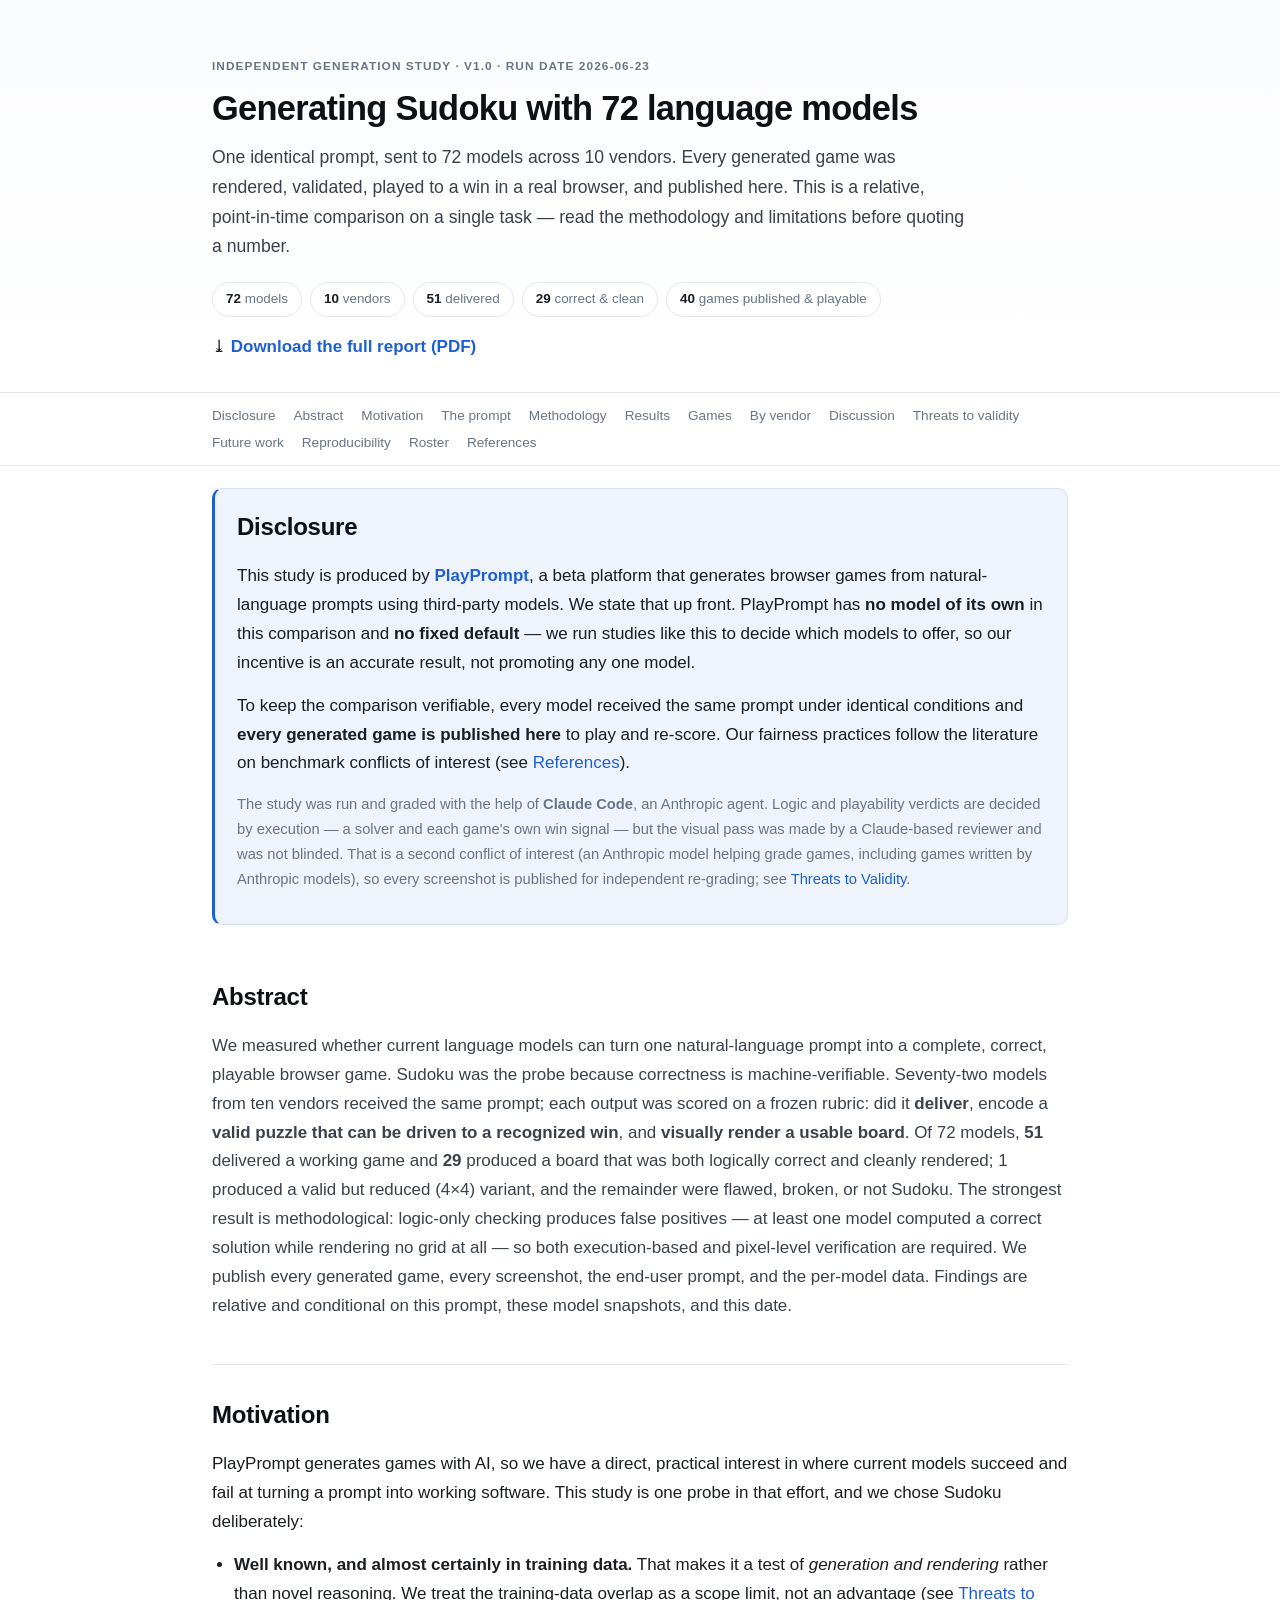
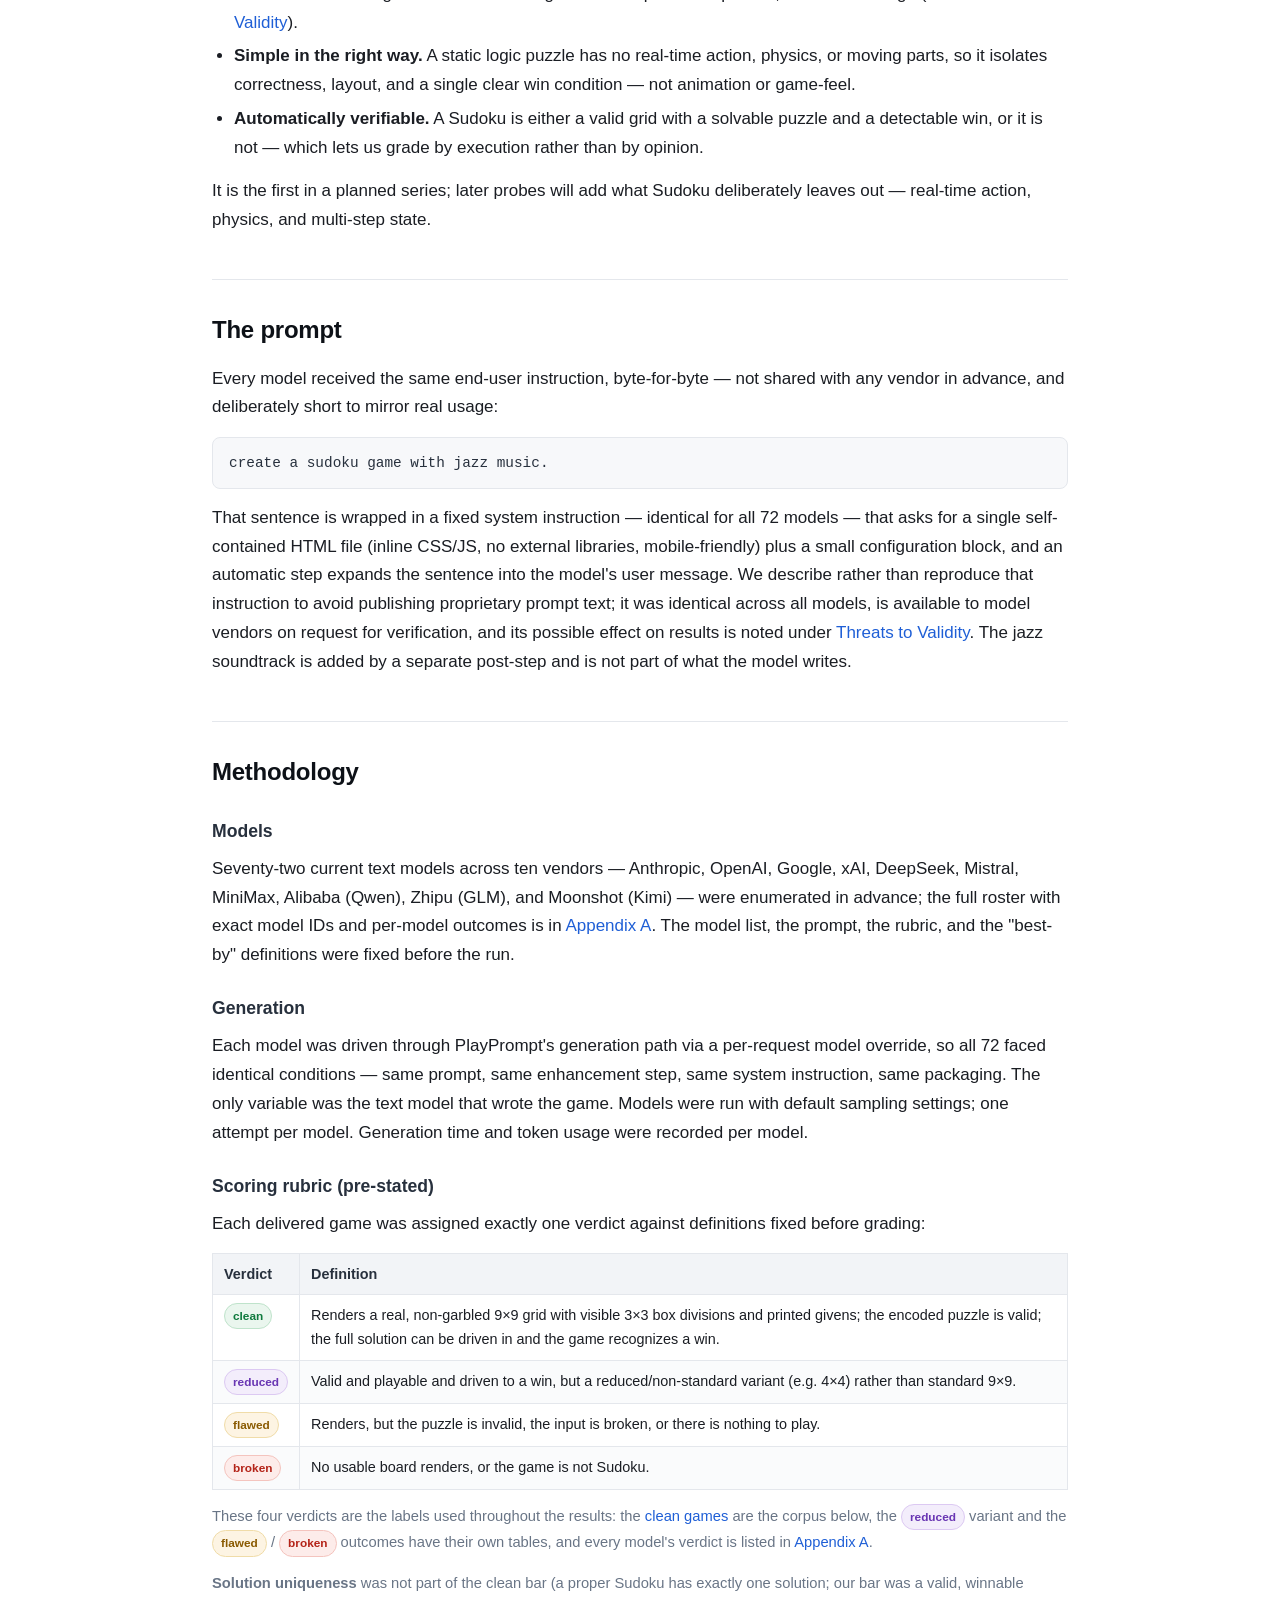
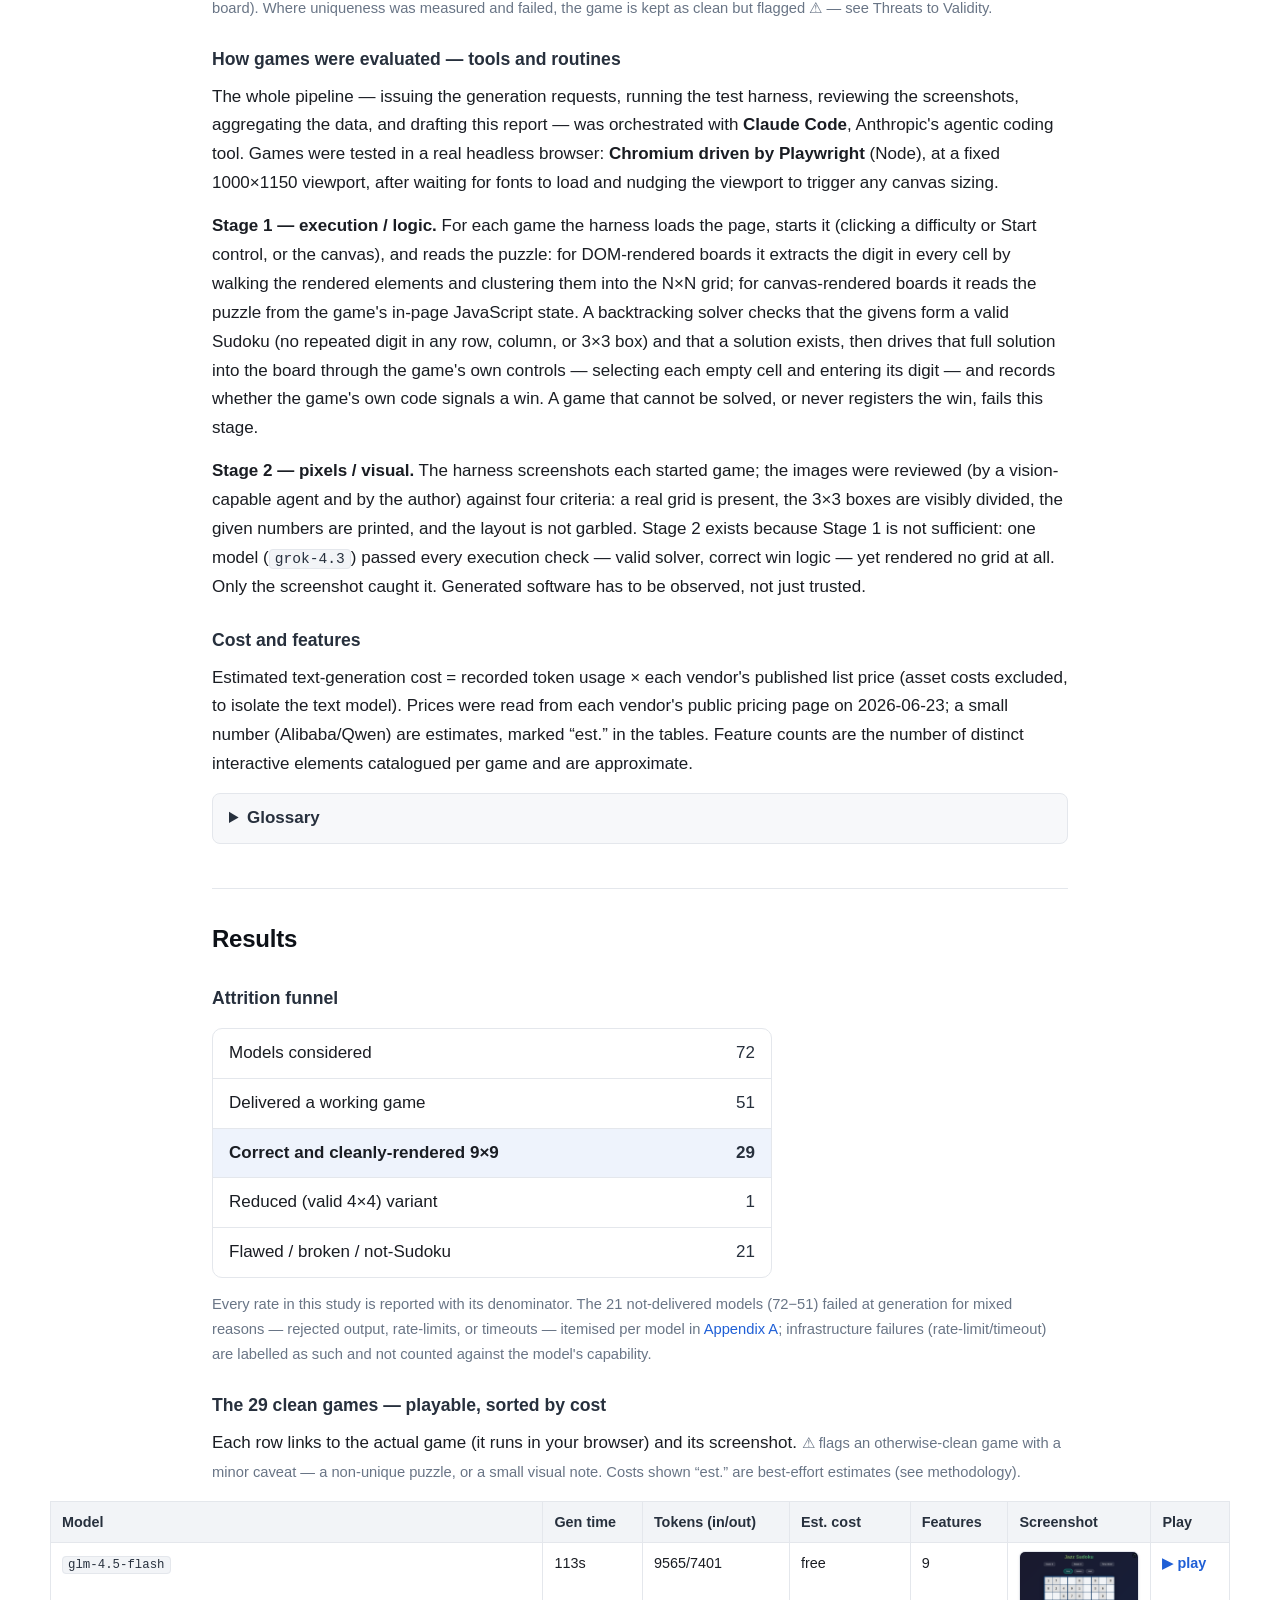
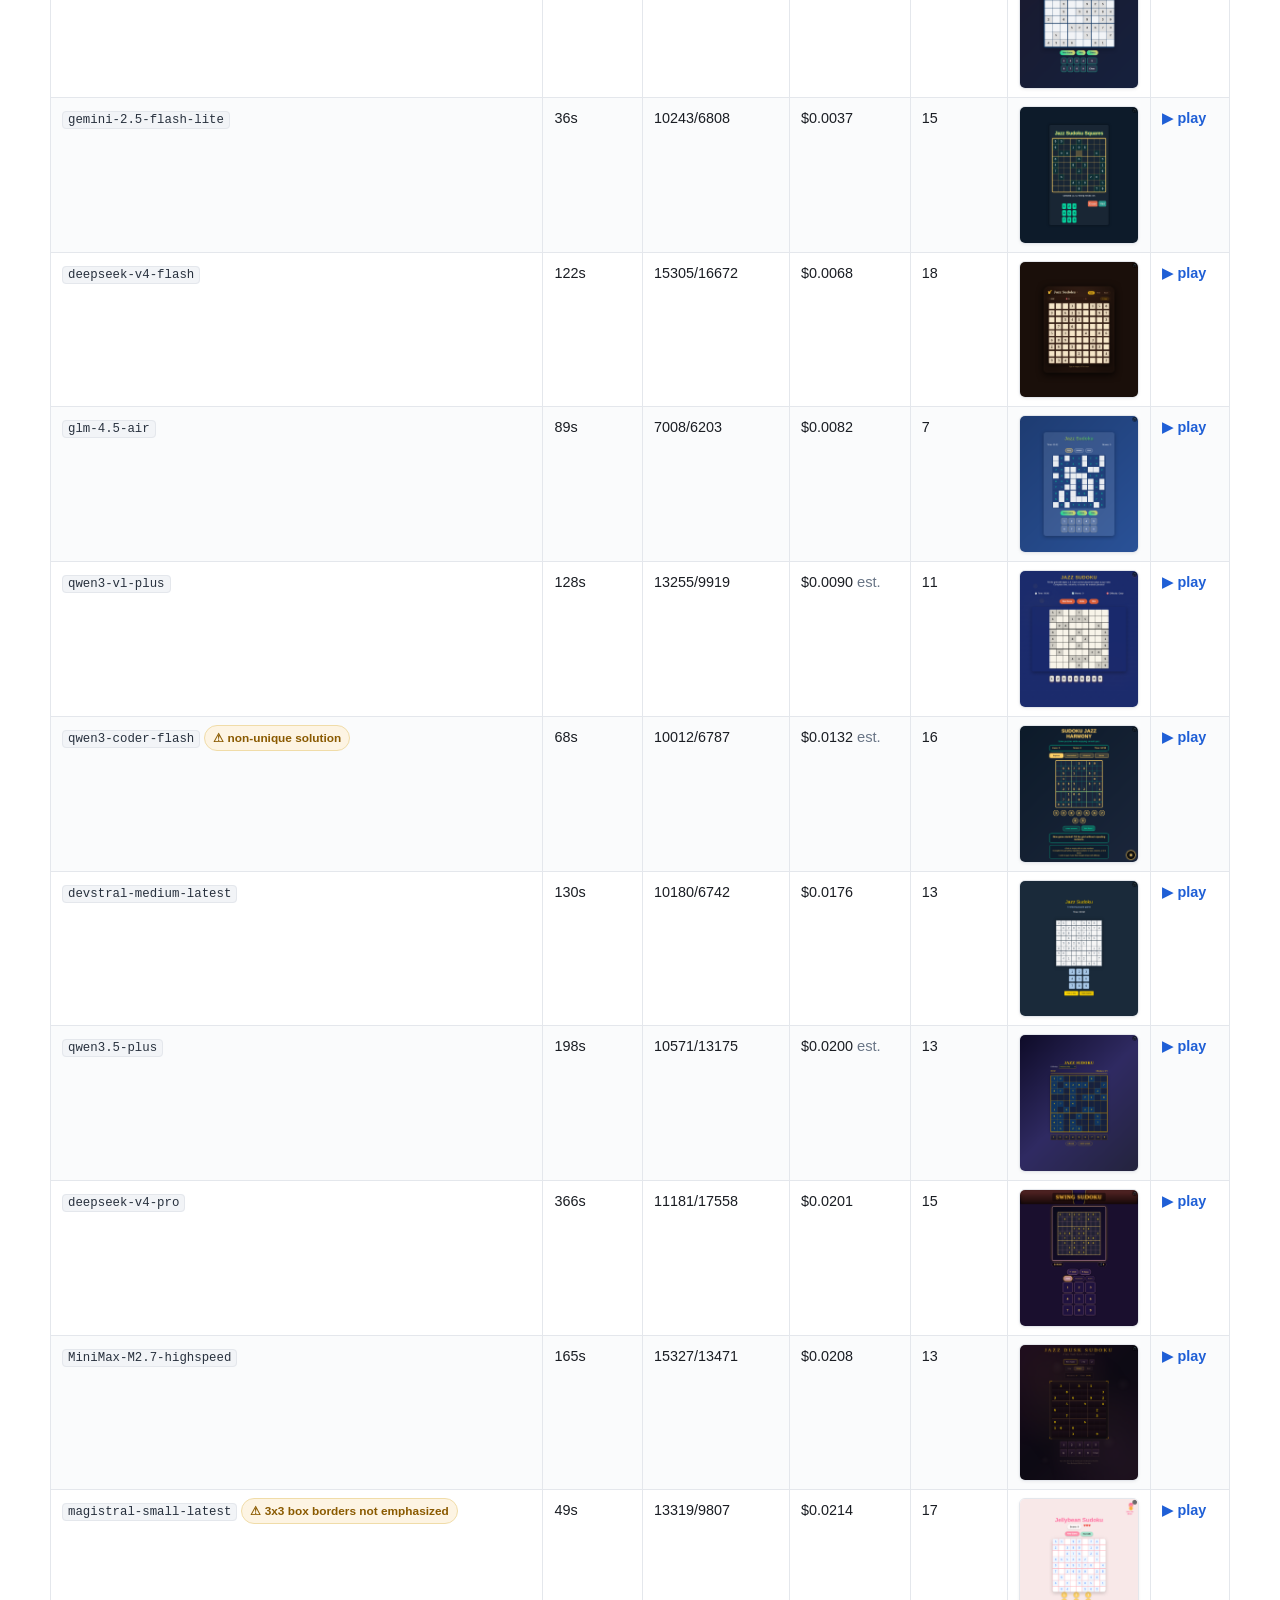
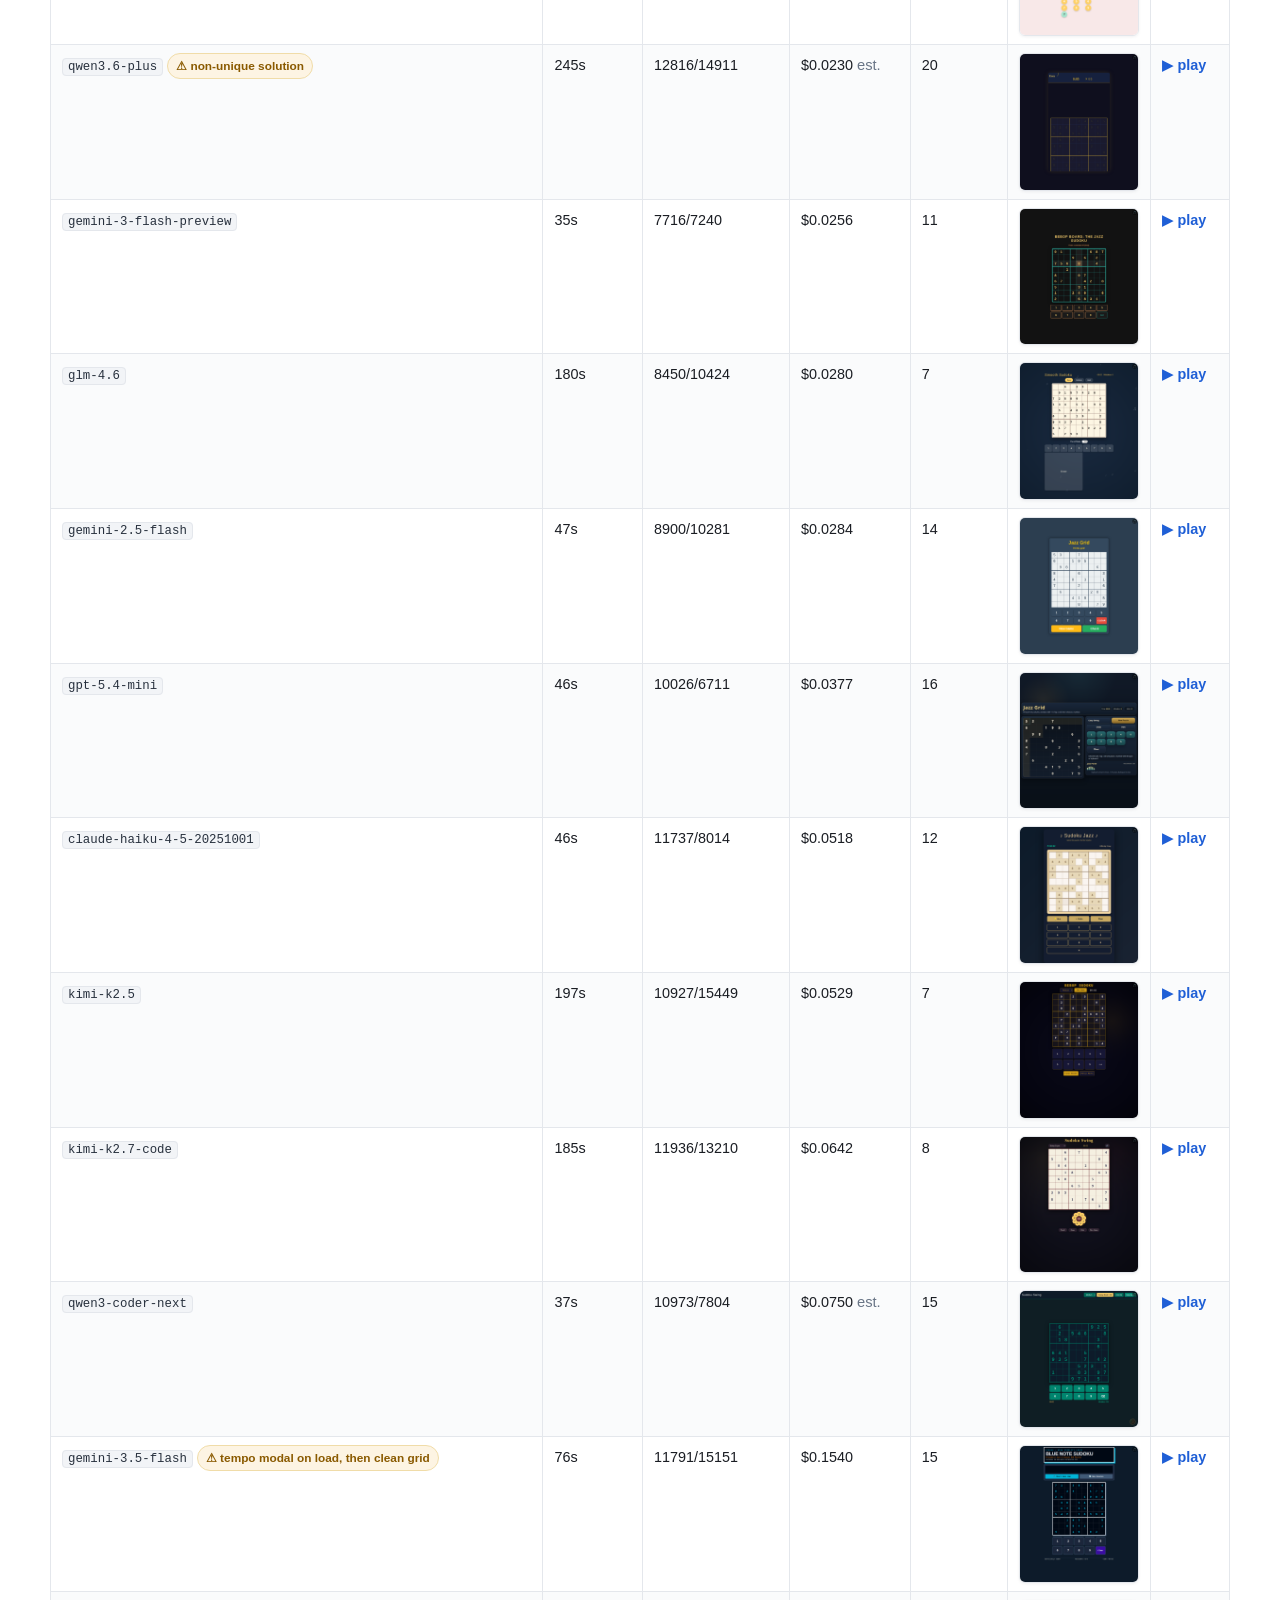
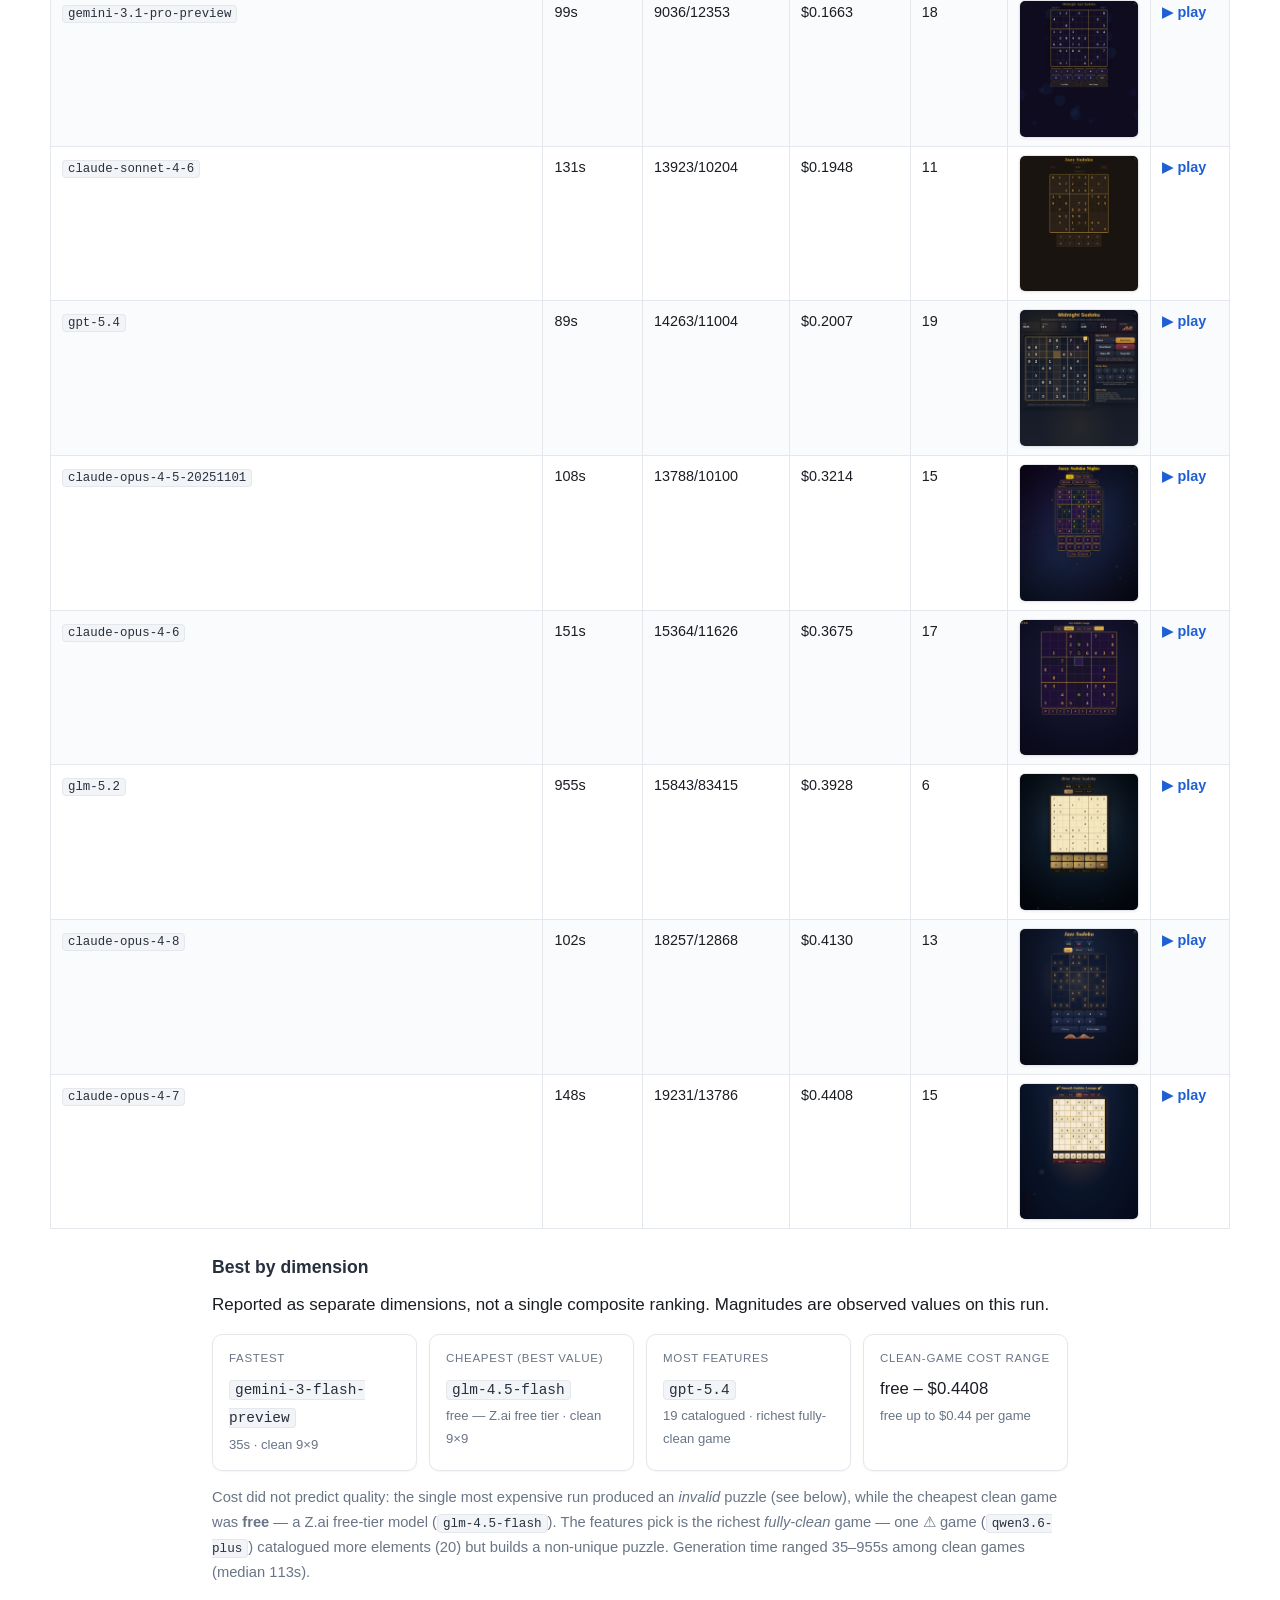
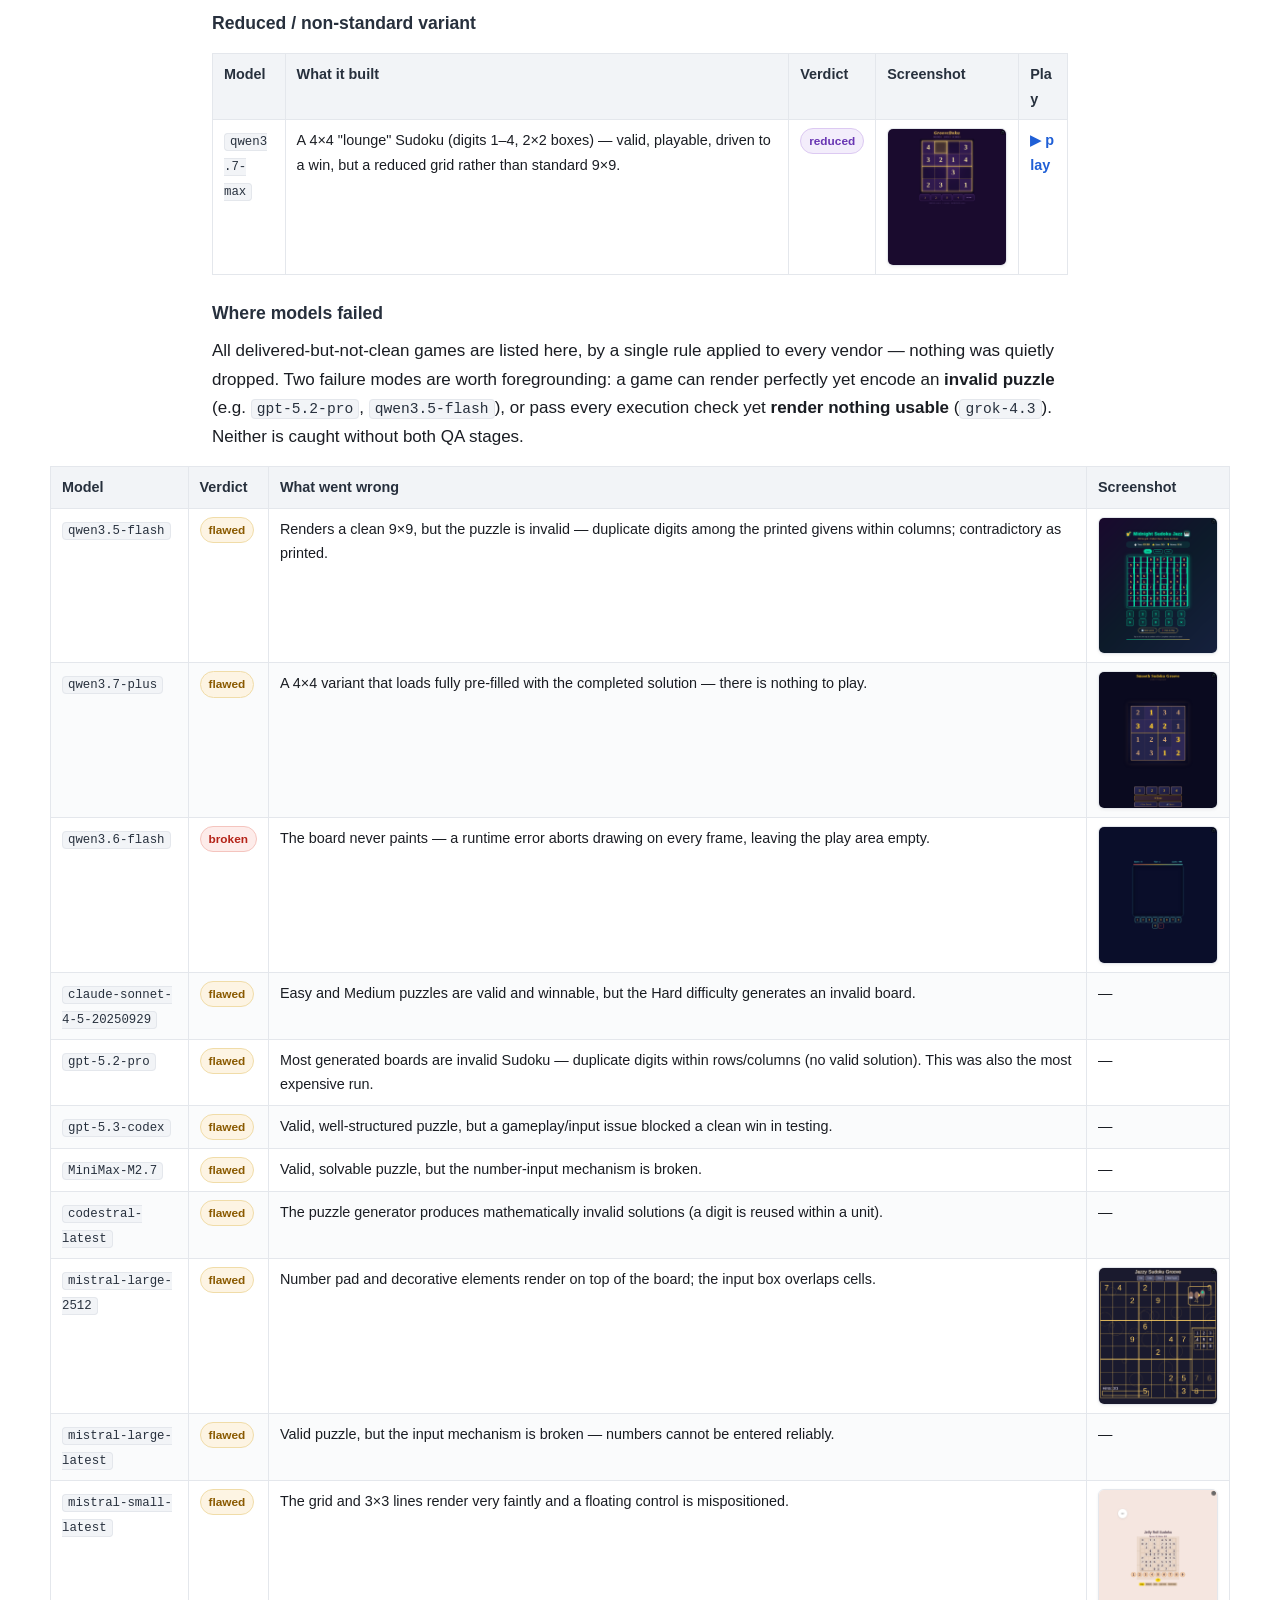
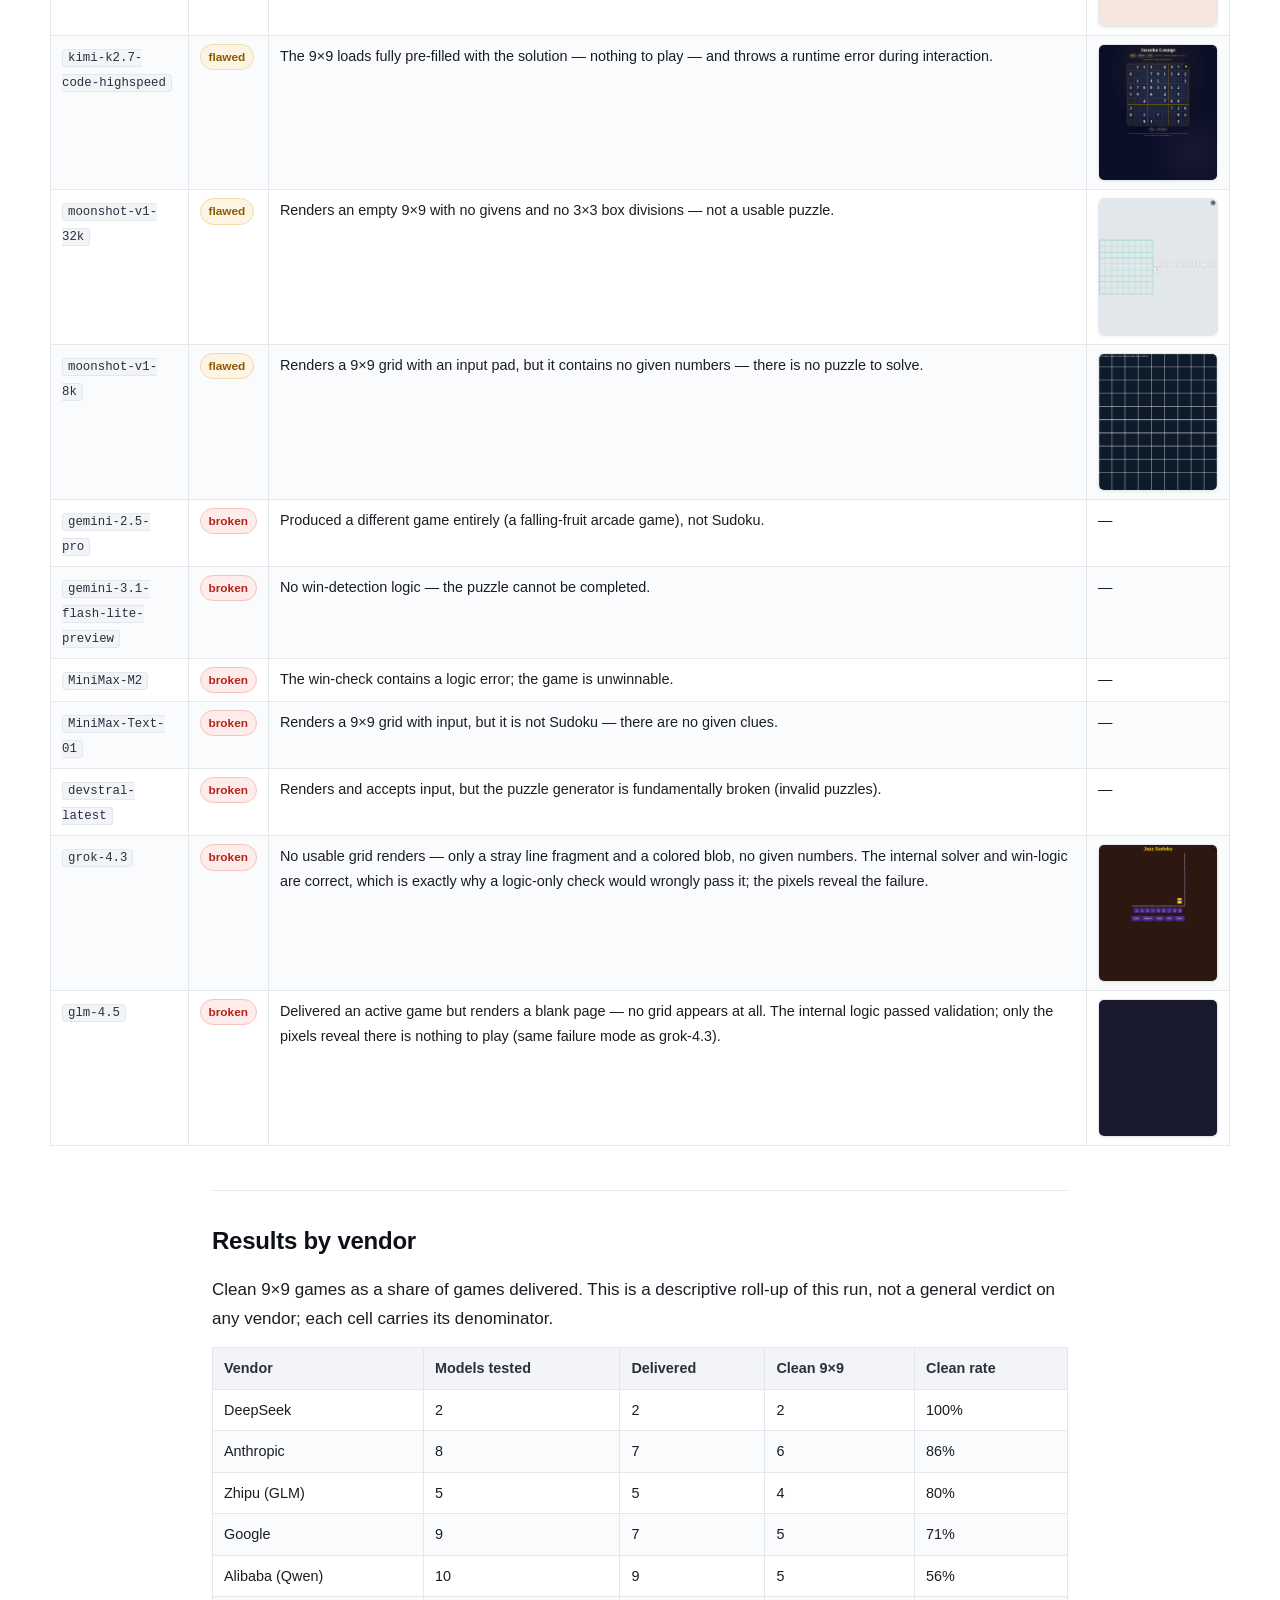
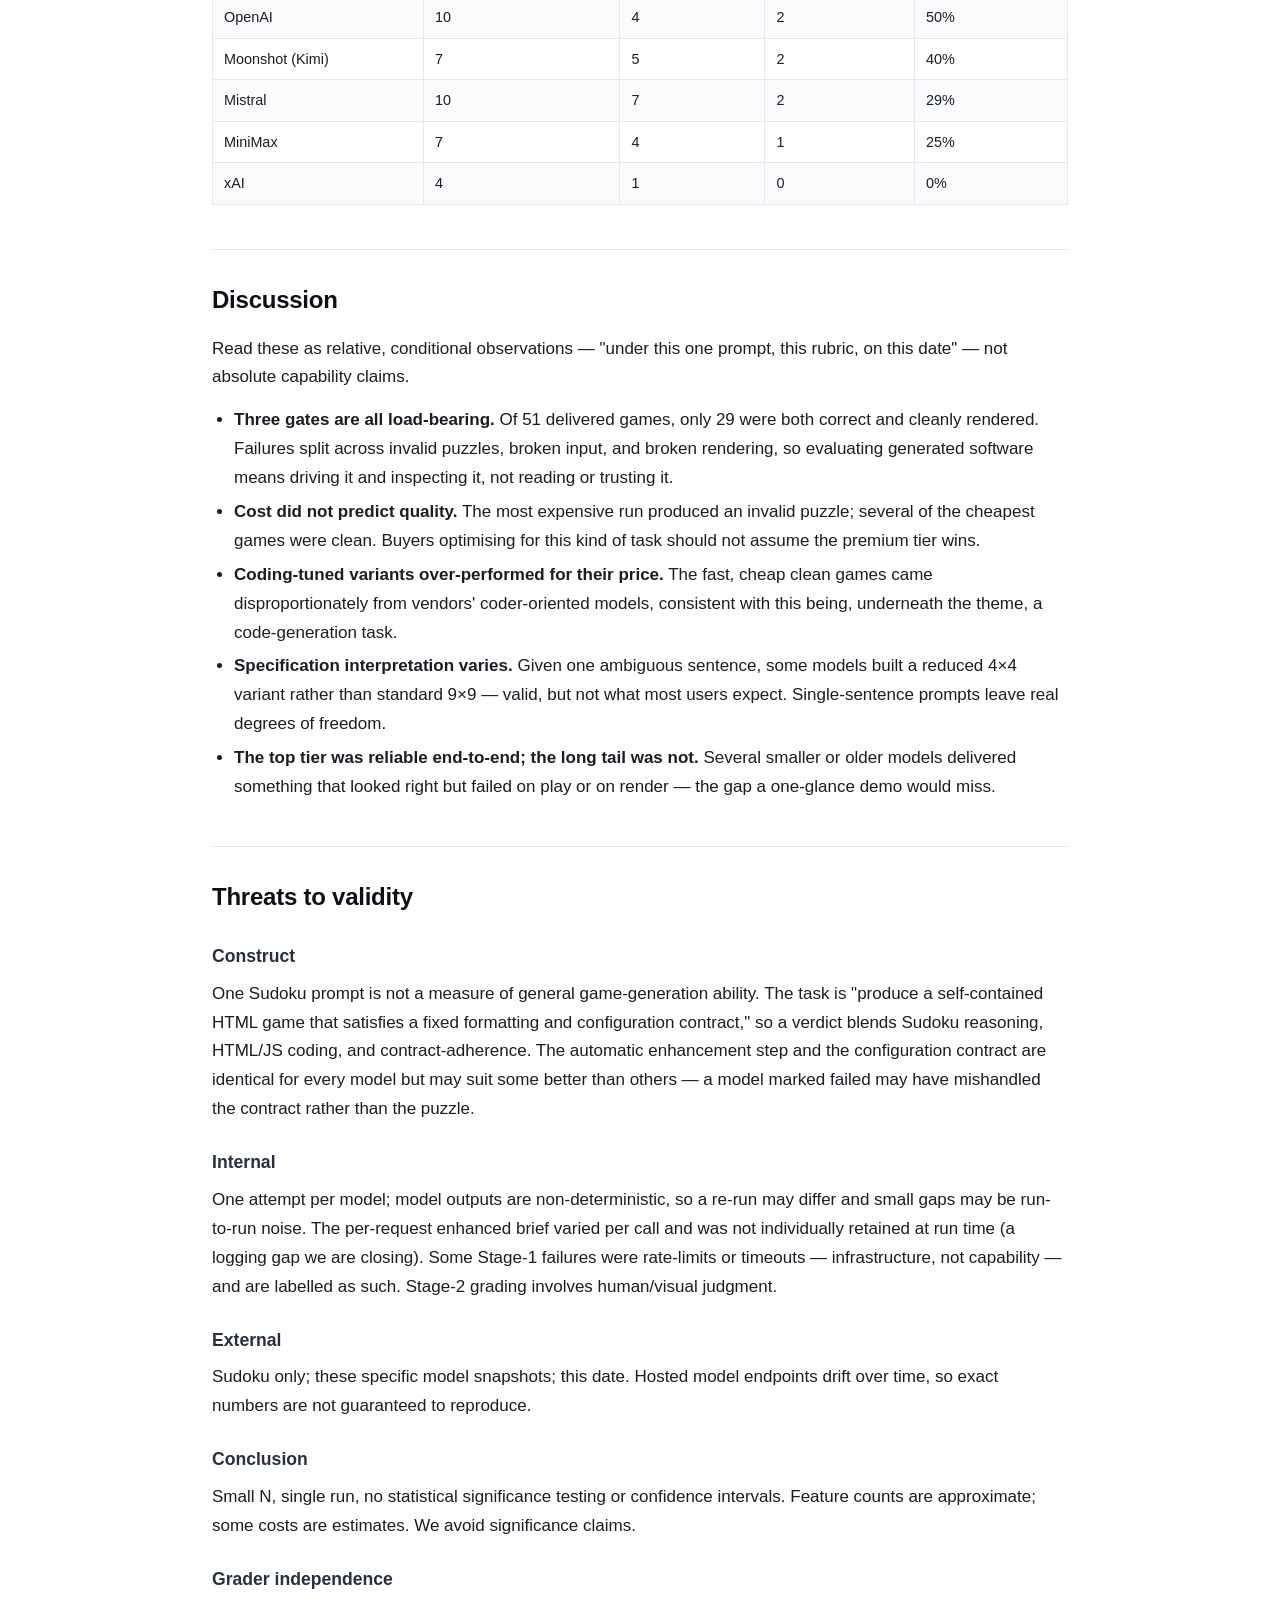
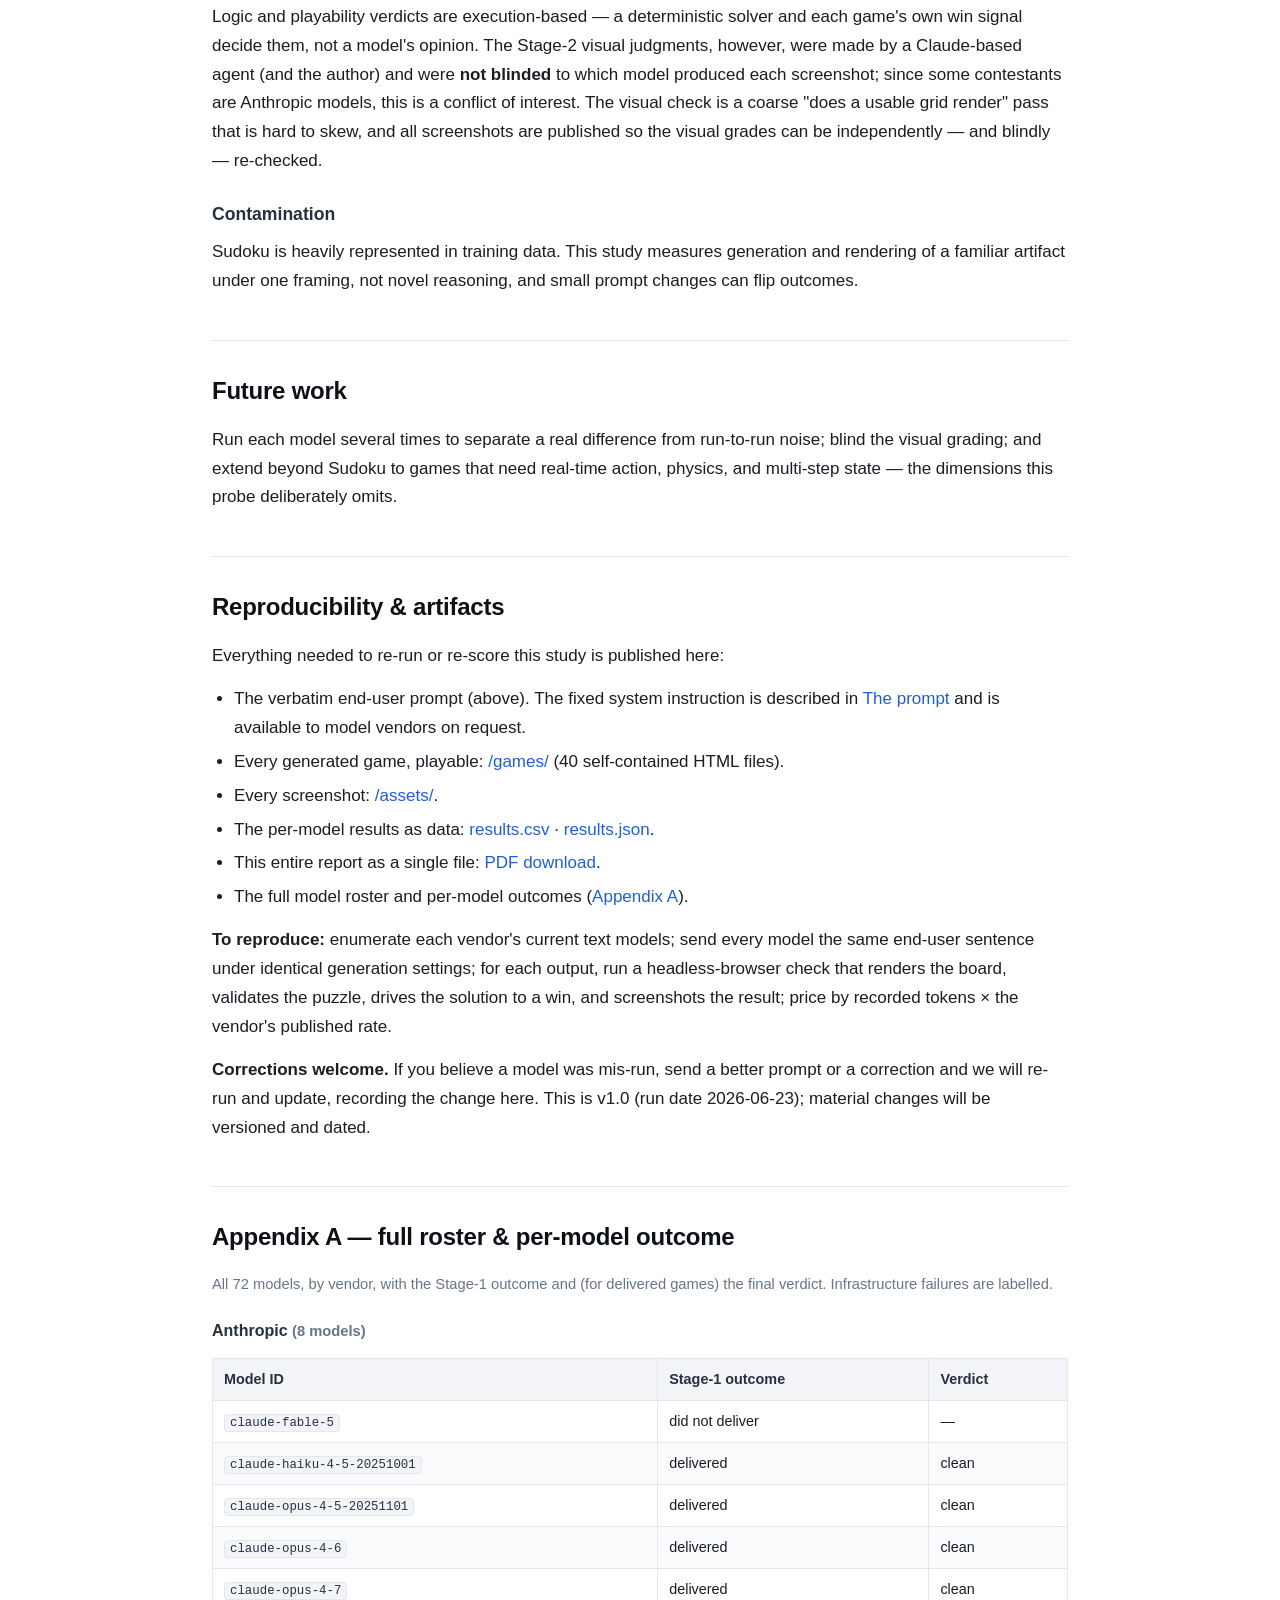
<file: index.html>
<!DOCTYPE html>
<html lang="en"><head>
<meta charset="UTF-8"><meta name="viewport" content="width=device-width, initial-scale=1">
<title>Generating Sudoku with 72 Language Models — One Prompt, Machine-Tested, Every Game Published</title>
<meta name="description" content="An independent, reproducible generation study: 72 LLMs across 10 vendors, one identical prompt, each Sudoku game rendered, validated, played to a win, and published. Full methodology, data, prompt, and limitations.">
<link rel="stylesheet" href="style.css">
</head><body>
<header class="hero"><div class="wrap">
<p class="kicker">Independent generation study · v1.0 · run date 2026-06-23</p>
<h1>Generating Sudoku with 72 language models</h1>
<p class="sub">One identical prompt, sent to 72 models across 10 vendors. Every generated game was rendered, validated, played to a win in a real browser, and published here. This is a relative, point-in-time comparison on a single task — read the methodology and limitations before quoting a number.</p>
<div class="badges">
<span class="badge"><b>72</b> models</span><span class="badge"><b>10</b> vendors</span>
<span class="badge"><b>51</b> delivered</span><span class="badge"><b>29</b> correct &amp; clean</span>
<span class="badge"><b>40</b> games published &amp; playable</span></div>
<p class="pdf-bar" style="margin:16px 0 0">⤓ <a href="sudoku-llm-study-2026-06-23.pdf">Download the full report (PDF)</a></p>
</div></header>

<nav class="toc"><div class="wrap">
<a href="#disclosure">Disclosure</a><a href="#abstract">Abstract</a><a href="#motivation">Motivation</a><a href="#prompt">The prompt</a>
<a href="#method">Methodology</a><a href="#results">Results</a><a href="#games">Games</a>
<a href="#vendors">By vendor</a><a href="#discussion">Discussion</a><a href="#threats">Threats to validity</a>
<a href="#future">Future work</a><a href="#repro">Reproducibility</a><a href="#appendixA">Roster</a><a href="#refs">References</a>
</div></nav>

<main class="wrap">

<section id="disclosure" class="callout-box"><h2>Disclosure</h2>
<p>This study is produced by <b><a href="https://playprompt.org" target="_blank" rel="noopener">PlayPrompt</a></b>, a beta platform that generates browser games from natural-language prompts using third-party models. We state that up front. PlayPrompt has <b>no model of its own</b> in this comparison and <b>no fixed default</b> — we run studies like this to decide which models to offer, so our incentive is an accurate result, not promoting any one model.</p>
<p>To keep the comparison verifiable, every model received the same prompt under identical conditions and <b>every generated game is published here</b> to play and re-score. Our fairness practices follow the literature on benchmark conflicts of interest (see <a href="#refs">References</a>).</p>
<p class="muted">The study was run and graded with the help of <b>Claude Code</b>, an Anthropic agent. Logic and playability verdicts are decided by execution — a solver and each game's own win signal — but the visual pass was made by a Claude-based reviewer and was not blinded. That is a second conflict of interest (an Anthropic model helping grade games, including games written by Anthropic models), so every screenshot is published for independent re-grading; see <a href="#threats">Threats to Validity</a>.</p>
</section>

<section id="abstract"><h2>Abstract</h2>
<p class="lead">We measured whether current language models can turn one natural-language prompt into a complete, correct, playable browser game. Sudoku was the probe because correctness is machine-verifiable. Seventy-two models from ten vendors received the same prompt; each output was scored on a frozen rubric: did it <b>deliver</b>, encode a <b>valid puzzle that can be driven to a recognized win</b>, and <b>visually render a usable board</b>. Of 72 models, <b>51</b> delivered a working game and <b>29</b> produced a board that was both logically correct and cleanly rendered; 1 produced a valid but reduced (4×4) variant, and the remainder were flawed, broken, or not Sudoku. The strongest result is methodological: logic-only checking produces false positives — at least one model computed a correct solution while rendering no grid at all — so both execution-based and pixel-level verification are required. We publish every generated game, every screenshot, the end-user prompt, and the per-model data. Findings are relative and conditional on this prompt, these model snapshots, and this date.</p>
</section>

<section id="motivation"><h2>Motivation</h2>
<p>PlayPrompt generates games with AI, so we have a direct, practical interest in where current models succeed and fail at turning a prompt into working software. This study is one probe in that effort, and we chose Sudoku deliberately:</p>
<ul class="tight">
<li><b>Well known, and almost certainly in training data.</b> That makes it a test of <i>generation and rendering</i> rather than novel reasoning. We treat the training-data overlap as a scope limit, not an advantage (see <a href="#threats">Threats to Validity</a>).</li>
<li><b>Simple in the right way.</b> A static logic puzzle has no real-time action, physics, or moving parts, so it isolates correctness, layout, and a single clear win condition — not animation or game-feel.</li>
<li><b>Automatically verifiable.</b> A Sudoku is either a valid grid with a solvable puzzle and a detectable win, or it is not — which lets us grade by execution rather than by opinion.</li>
</ul>
<p>It is the first in a planned series; later probes will add what Sudoku deliberately leaves out — real-time action, physics, and multi-step state.</p>
</section>

<section id="prompt"><h2>The prompt</h2>
<p>Every model received the same end-user instruction, byte-for-byte — not shared with any vendor in advance, and deliberately short to mirror real usage:</p>
<pre class="prompt">create a sudoku game with jazz music.</pre>
<p>That sentence is wrapped in a fixed system instruction — identical for all 72 models — that asks for a single self-contained HTML file (inline CSS/JS, no external libraries, mobile-friendly) plus a small configuration block, and an automatic step expands the sentence into the model's user message. We describe rather than reproduce that instruction to avoid publishing proprietary prompt text; it was identical across all models, is available to model vendors on request for verification, and its possible effect on results is noted under <a href="#threats">Threats to Validity</a>. The jazz soundtrack is added by a separate post-step and is not part of what the model writes.</p>
</section>

<section id="method"><h2>Methodology</h2>
<h3>Models</h3>
<p>Seventy-two current text models across ten vendors — Anthropic, OpenAI, Google, xAI, DeepSeek, Mistral, MiniMax, Alibaba (Qwen), Zhipu (GLM), and Moonshot (Kimi) — were enumerated in advance; the full roster with exact model IDs and per-model outcomes is in <a href="#appendixA">Appendix&nbsp;A</a>. The model list, the prompt, the rubric, and the "best-by" definitions were fixed before the run.</p>
<h3>Generation</h3>
<p>Each model was driven through PlayPrompt's generation path via a per-request model override, so all 72 faced identical conditions — same prompt, same enhancement step, same system instruction, same packaging. The only variable was the text model that wrote the game. Models were run with default sampling settings; one attempt per model. Generation time and token usage were recorded per model.</p>
<h3>Scoring rubric (pre-stated)</h3>
<p>Each delivered game was assigned exactly one verdict against definitions fixed before grading:</p>
<table><thead><tr><th>Verdict</th><th>Definition</th></tr></thead><tbody>
<tr><td><span class="tag t-clean">clean</span></td><td>Renders a real, non-garbled 9×9 grid with visible 3×3 box divisions and printed givens; the encoded puzzle is valid; the full solution can be driven in and the game recognizes a win.</td></tr>
<tr><td><span class="tag t-reduced">reduced</span></td><td>Valid and playable and driven to a win, but a reduced/non-standard variant (e.g. 4×4) rather than standard 9×9.</td></tr>
<tr><td><span class="tag t-flawed">flawed</span></td><td>Renders, but the puzzle is invalid, the input is broken, or there is nothing to play.</td></tr>
<tr><td><span class="tag t-broken">broken</span></td><td>No usable board renders, or the game is not Sudoku.</td></tr>
</tbody></table>
<p class="muted">These four verdicts are the labels used throughout the results: the <a href="#games">clean games</a> are the corpus below, the <span class="tag t-reduced">reduced</span> variant and the <span class="tag t-flawed">flawed</span> / <span class="tag t-broken">broken</span> outcomes have their own tables, and every model's verdict is listed in <a href="#appendixA">Appendix&nbsp;A</a>.</p>
<p class="muted"><b>Solution uniqueness</b> was not part of the clean bar (a proper Sudoku has exactly one solution; our bar was a valid, winnable board). Where uniqueness was measured and failed, the game is kept as clean but flagged ⚠ — see Threats to Validity.</p>
<h3>How games were evaluated — tools and routines</h3>
<p>The whole pipeline — issuing the generation requests, running the test harness, reviewing the screenshots, aggregating the data, and drafting this report — was orchestrated with <b>Claude Code</b>, Anthropic's agentic coding tool. Games were tested in a real headless browser: <b>Chromium driven by Playwright</b> (Node), at a fixed 1000×1150 viewport, after waiting for fonts to load and nudging the viewport to trigger any canvas sizing.</p>
<p><b>Stage 1 — execution / logic.</b> For each game the harness loads the page, starts it (clicking a difficulty or Start control, or the canvas), and reads the puzzle: for DOM-rendered boards it extracts the digit in every cell by walking the rendered elements and clustering them into the N×N grid; for canvas-rendered boards it reads the puzzle from the game's in-page JavaScript state. A backtracking solver checks that the givens form a valid Sudoku (no repeated digit in any row, column, or 3×3 box) and that a solution exists, then drives that full solution into the board through the game's own controls — selecting each empty cell and entering its digit — and records whether the game's own code signals a win. A game that cannot be solved, or never registers the win, fails this stage.</p>
<p><b>Stage 2 — pixels / visual.</b> The harness screenshots each started game; the images were reviewed (by a vision-capable agent and by the author) against four criteria: a real grid is present, the 3×3 boxes are visibly divided, the given numbers are printed, and the layout is not garbled. Stage 2 exists because Stage 1 is not sufficient: one model (<code>grok-4.3</code>) passed every execution check — valid solver, correct win logic — yet rendered no grid at all. Only the screenshot caught it. Generated software has to be observed, not just trusted.</p>
<h3>Cost and features</h3>
<p>Estimated text-generation cost = recorded token usage × each vendor's published list price (asset costs excluded, to isolate the text model). Prices were read from each vendor's public pricing page on 2026-06-23; a small number (Alibaba/Qwen) are estimates, marked “est.” in the tables. Feature counts are the number of distinct interactive elements catalogued per game and are approximate.</p>
<details class="glossary"><summary>Glossary</summary>
<ul class="tight">
<li><b>Delivered</b> — the model returned a complete game that the pipeline accepted.</li>
<li><b>Valid puzzle</b> — the printed givens contain no duplicate in any row, column, or 3×3 box, and a complete solution exists.</li>
<li><b>Unique solution</b> — exactly one completion exists (a property a proper Sudoku has; not required for "clean" here).</li>
<li><b>Win-detected</b> — after the correct solution was entered, the game itself signalled a win.</li>
<li><b>Clean / visually correct</b> — a real grid renders with box divisions and printed givens, non-garbled.</li>
</ul></details>
</section>

<section id="results"><h2>Results</h2>
<h3>Attrition funnel</h3>
<div class="funnel">
<div class="frow"><span>Models considered</span><span class="fn">72</span></div>
<div class="frow"><span>Delivered a working game</span><span class="fn">51</span></div>
<div class="frow hl"><span>Correct <b>and</b> cleanly-rendered 9×9</span><span class="fn">29</span></div>
<div class="frow"><span>Reduced (valid 4×4) variant</span><span class="fn">1</span></div>
<div class="frow"><span>Flawed / broken / not-Sudoku</span><span class="fn">21</span></div>
</div>
<p class="muted">Every rate in this study is reported with its denominator. The 21 not-delivered models (72−51) failed at generation for mixed reasons — rejected output, rate-limits, or timeouts — itemised per model in <a href="#appendixA">Appendix&nbsp;A</a>; infrastructure failures (rate-limit/timeout) are labelled as such and not counted against the model's capability.</p>

<h3 id="games">The 29 clean games — playable, sorted by cost</h3>
<p>Each row links to the actual game (it runs in your browser) and its screenshot. <span class="muted">⚠ flags an otherwise-clean game with a minor caveat — a non-unique puzzle, or a small visual note. Costs shown “est.” are best-effort estimates (see methodology).</span></p>
<div class="wide"><table><thead><tr><th>Model</th><th>Gen&nbsp;time</th><th>Tokens&nbsp;(in/out)</th><th>Est.&nbsp;cost</th><th>Features</th><th class="c-shot">Screenshot</th><th class="c-play">Play</th></tr></thead>
<tbody><tr><td><code>glm-4.5-flash</code></td><td>113s</td><td>9565/7401</td><td>free</td><td>9</td><td class='shot-cell c-shot'><a href="games/glm-4-5-flash.html" target="_blank" rel="noopener"><img class="shot" loading="lazy" src="assets/glm-4-5-flash.png" alt="glm-4.5-flash screenshot"></a></td><td class='c-play'><a class="play" href="games/glm-4-5-flash.html" target="_blank" rel="noopener">▶&nbsp;play</a></td></tr><tr><td><code>gemini-2.5-flash-lite</code></td><td>36s</td><td>10243/6808</td><td>$0.0037</td><td>15</td><td class='shot-cell c-shot'><a href="games/gemini-gemini-2-5-flash-lite.html" target="_blank" rel="noopener"><img class="shot" loading="lazy" src="assets/gemini-gemini-2-5-flash-lite.png" alt="gemini-2.5-flash-lite screenshot"></a></td><td class='c-play'><a class="play" href="games/gemini-gemini-2-5-flash-lite.html" target="_blank" rel="noopener">▶&nbsp;play</a></td></tr><tr><td><code>deepseek-v4-flash</code></td><td>122s</td><td>15305/16672</td><td>$0.0068</td><td>18</td><td class='shot-cell c-shot'><a href="games/deepseek-deepseek-v4-flash.html" target="_blank" rel="noopener"><img class="shot" loading="lazy" src="assets/deepseek-deepseek-v4-flash.png" alt="deepseek-v4-flash screenshot"></a></td><td class='c-play'><a class="play" href="games/deepseek-deepseek-v4-flash.html" target="_blank" rel="noopener">▶&nbsp;play</a></td></tr><tr><td><code>glm-4.5-air</code></td><td>89s</td><td>7008/6203</td><td>$0.0082</td><td>7</td><td class='shot-cell c-shot'><a href="games/glm-4-5-air.html" target="_blank" rel="noopener"><img class="shot" loading="lazy" src="assets/glm-4-5-air.png" alt="glm-4.5-air screenshot"></a></td><td class='c-play'><a class="play" href="games/glm-4-5-air.html" target="_blank" rel="noopener">▶&nbsp;play</a></td></tr><tr><td><code>qwen3-vl-plus</code></td><td>128s</td><td>13255/9919</td><td>$0.0090 <span class=muted>est.</span></td><td>11</td><td class='shot-cell c-shot'><a href="games/qwen3-vl-plus.html" target="_blank" rel="noopener"><img class="shot" loading="lazy" src="assets/qwen3-vl-plus.png" alt="qwen3-vl-plus screenshot"></a></td><td class='c-play'><a class="play" href="games/qwen3-vl-plus.html" target="_blank" rel="noopener">▶&nbsp;play</a></td></tr><tr><td><code>qwen3-coder-flash</code> <span class="tag t-flawed" title="an otherwise-clean game with a minor caveat — see the note shown">⚠ non-unique solution</span></td><td>68s</td><td>10012/6787</td><td>$0.0132 <span class=muted>est.</span></td><td>16</td><td class='shot-cell c-shot'><a href="games/qwen3-coder-flash.html" target="_blank" rel="noopener"><img class="shot" loading="lazy" src="assets/qwen3-coder-flash.png" alt="qwen3-coder-flash screenshot"></a></td><td class='c-play'><a class="play" href="games/qwen3-coder-flash.html" target="_blank" rel="noopener">▶&nbsp;play</a></td></tr><tr><td><code>devstral-medium-latest</code></td><td>130s</td><td>10180/6742</td><td>$0.0176</td><td>13</td><td class='shot-cell c-shot'><a href="games/mistral-devstral-medium-latest.html" target="_blank" rel="noopener"><img class="shot" loading="lazy" src="assets/mistral-devstral-medium-latest.png" alt="devstral-medium-latest screenshot"></a></td><td class='c-play'><a class="play" href="games/mistral-devstral-medium-latest.html" target="_blank" rel="noopener">▶&nbsp;play</a></td></tr><tr><td><code>qwen3.5-plus</code></td><td>198s</td><td>10571/13175</td><td>$0.0200 <span class=muted>est.</span></td><td>13</td><td class='shot-cell c-shot'><a href="games/qwen3-5-plus.html" target="_blank" rel="noopener"><img class="shot" loading="lazy" src="assets/qwen3-5-plus.png" alt="qwen3.5-plus screenshot"></a></td><td class='c-play'><a class="play" href="games/qwen3-5-plus.html" target="_blank" rel="noopener">▶&nbsp;play</a></td></tr><tr><td><code>deepseek-v4-pro</code></td><td>366s</td><td>11181/17558</td><td>$0.0201</td><td>15</td><td class='shot-cell c-shot'><a href="games/deepseek-deepseek-v4-pro.html" target="_blank" rel="noopener"><img class="shot" loading="lazy" src="assets/deepseek-deepseek-v4-pro.png" alt="deepseek-v4-pro screenshot"></a></td><td class='c-play'><a class="play" href="games/deepseek-deepseek-v4-pro.html" target="_blank" rel="noopener">▶&nbsp;play</a></td></tr><tr><td><code>MiniMax-M2.7-highspeed</code></td><td>165s</td><td>15327/13471</td><td>$0.0208</td><td>13</td><td class='shot-cell c-shot'><a href="games/minimax-minimax-m2-7-highspeed.html" target="_blank" rel="noopener"><img class="shot" loading="lazy" src="assets/minimax-minimax-m2-7-highspeed.png" alt="MiniMax-M2.7-highspeed screenshot"></a></td><td class='c-play'><a class="play" href="games/minimax-minimax-m2-7-highspeed.html" target="_blank" rel="noopener">▶&nbsp;play</a></td></tr><tr><td><code>magistral-small-latest</code> <span class="tag t-flawed" title="an otherwise-clean game with a minor caveat — see the note shown">⚠ 3x3 box borders not emphasized</span></td><td>49s</td><td>13319/9807</td><td>$0.0214</td><td>17</td><td class='shot-cell c-shot'><a href="games/mistral-magistral-small-latest.html" target="_blank" rel="noopener"><img class="shot" loading="lazy" src="assets/mistral-magistral-small-latest.png" alt="magistral-small-latest screenshot"></a></td><td class='c-play'><a class="play" href="games/mistral-magistral-small-latest.html" target="_blank" rel="noopener">▶&nbsp;play</a></td></tr><tr><td><code>qwen3.6-plus</code> <span class="tag t-flawed" title="an otherwise-clean game with a minor caveat — see the note shown">⚠ non-unique solution</span></td><td>245s</td><td>12816/14911</td><td>$0.0230 <span class=muted>est.</span></td><td>20</td><td class='shot-cell c-shot'><a href="games/qwen3-6-plus.html" target="_blank" rel="noopener"><img class="shot" loading="lazy" src="assets/qwen3-6-plus.png" alt="qwen3.6-plus screenshot"></a></td><td class='c-play'><a class="play" href="games/qwen3-6-plus.html" target="_blank" rel="noopener">▶&nbsp;play</a></td></tr><tr><td><code>gemini-3-flash-preview</code></td><td>35s</td><td>7716/7240</td><td>$0.0256</td><td>11</td><td class='shot-cell c-shot'><a href="games/gemini-gemini-3-flash-preview.html" target="_blank" rel="noopener"><img class="shot" loading="lazy" src="assets/gemini-gemini-3-flash-preview.png" alt="gemini-3-flash-preview screenshot"></a></td><td class='c-play'><a class="play" href="games/gemini-gemini-3-flash-preview.html" target="_blank" rel="noopener">▶&nbsp;play</a></td></tr><tr><td><code>glm-4.6</code></td><td>180s</td><td>8450/10424</td><td>$0.0280</td><td>7</td><td class='shot-cell c-shot'><a href="games/glm-4-6.html" target="_blank" rel="noopener"><img class="shot" loading="lazy" src="assets/glm-4-6.png" alt="glm-4.6 screenshot"></a></td><td class='c-play'><a class="play" href="games/glm-4-6.html" target="_blank" rel="noopener">▶&nbsp;play</a></td></tr><tr><td><code>gemini-2.5-flash</code></td><td>47s</td><td>8900/10281</td><td>$0.0284</td><td>14</td><td class='shot-cell c-shot'><a href="games/gemini-gemini-2-5-flash.html" target="_blank" rel="noopener"><img class="shot" loading="lazy" src="assets/gemini-gemini-2-5-flash.png" alt="gemini-2.5-flash screenshot"></a></td><td class='c-play'><a class="play" href="games/gemini-gemini-2-5-flash.html" target="_blank" rel="noopener">▶&nbsp;play</a></td></tr><tr><td><code>gpt-5.4-mini</code></td><td>46s</td><td>10026/6711</td><td>$0.0377</td><td>16</td><td class='shot-cell c-shot'><a href="games/gpt-5-4-mini.html" target="_blank" rel="noopener"><img class="shot" loading="lazy" src="assets/gpt-5-4-mini.png" alt="gpt-5.4-mini screenshot"></a></td><td class='c-play'><a class="play" href="games/gpt-5-4-mini.html" target="_blank" rel="noopener">▶&nbsp;play</a></td></tr><tr><td><code>claude-haiku-4-5-20251001</code></td><td>46s</td><td>11737/8014</td><td>$0.0518</td><td>12</td><td class='shot-cell c-shot'><a href="games/claude-haiku-4-5-20251001.html" target="_blank" rel="noopener"><img class="shot" loading="lazy" src="assets/claude-haiku-4-5-20251001.png" alt="claude-haiku-4-5-20251001 screenshot"></a></td><td class='c-play'><a class="play" href="games/claude-haiku-4-5-20251001.html" target="_blank" rel="noopener">▶&nbsp;play</a></td></tr><tr><td><code>kimi-k2.5</code></td><td>197s</td><td>10927/15449</td><td>$0.0529</td><td>7</td><td class='shot-cell c-shot'><a href="games/kimi-k2-5.html" target="_blank" rel="noopener"><img class="shot" loading="lazy" src="assets/kimi-k2-5.png" alt="kimi-k2.5 screenshot"></a></td><td class='c-play'><a class="play" href="games/kimi-k2-5.html" target="_blank" rel="noopener">▶&nbsp;play</a></td></tr><tr><td><code>kimi-k2.7-code</code></td><td>185s</td><td>11936/13210</td><td>$0.0642</td><td>8</td><td class='shot-cell c-shot'><a href="games/kimi-k2-7-code.html" target="_blank" rel="noopener"><img class="shot" loading="lazy" src="assets/kimi-k2-7-code.png" alt="kimi-k2.7-code screenshot"></a></td><td class='c-play'><a class="play" href="games/kimi-k2-7-code.html" target="_blank" rel="noopener">▶&nbsp;play</a></td></tr><tr><td><code>qwen3-coder-next</code></td><td>37s</td><td>10973/7804</td><td>$0.0750 <span class=muted>est.</span></td><td>15</td><td class='shot-cell c-shot'><a href="games/qwen3-coder-next.html" target="_blank" rel="noopener"><img class="shot" loading="lazy" src="assets/qwen3-coder-next.png" alt="qwen3-coder-next screenshot"></a></td><td class='c-play'><a class="play" href="games/qwen3-coder-next.html" target="_blank" rel="noopener">▶&nbsp;play</a></td></tr><tr><td><code>gemini-3.5-flash</code> <span class="tag t-flawed" title="an otherwise-clean game with a minor caveat — see the note shown">⚠ tempo modal on load, then clean grid</span></td><td>76s</td><td>11791/15151</td><td>$0.1540</td><td>15</td><td class='shot-cell c-shot'><a href="games/gemini-gemini-3-5-flash.html" target="_blank" rel="noopener"><img class="shot" loading="lazy" src="assets/gemini-gemini-3-5-flash.png" alt="gemini-3.5-flash screenshot"></a></td><td class='c-play'><a class="play" href="games/gemini-gemini-3-5-flash.html" target="_blank" rel="noopener">▶&nbsp;play</a></td></tr><tr><td><code>gemini-3.1-pro-preview</code></td><td>99s</td><td>9036/12353</td><td>$0.1663</td><td>18</td><td class='shot-cell c-shot'><a href="games/gemini-gemini-3-1-pro-preview.html" target="_blank" rel="noopener"><img class="shot" loading="lazy" src="assets/gemini-gemini-3-1-pro-preview.png" alt="gemini-3.1-pro-preview screenshot"></a></td><td class='c-play'><a class="play" href="games/gemini-gemini-3-1-pro-preview.html" target="_blank" rel="noopener">▶&nbsp;play</a></td></tr><tr><td><code>claude-sonnet-4-6</code></td><td>131s</td><td>13923/10204</td><td>$0.1948</td><td>11</td><td class='shot-cell c-shot'><a href="games/claude-sonnet-4-6.html" target="_blank" rel="noopener"><img class="shot" loading="lazy" src="assets/claude-sonnet-4-6.png" alt="claude-sonnet-4-6 screenshot"></a></td><td class='c-play'><a class="play" href="games/claude-sonnet-4-6.html" target="_blank" rel="noopener">▶&nbsp;play</a></td></tr><tr><td><code>gpt-5.4</code></td><td>89s</td><td>14263/11004</td><td>$0.2007</td><td>19</td><td class='shot-cell c-shot'><a href="games/gpt-5-4.html" target="_blank" rel="noopener"><img class="shot" loading="lazy" src="assets/gpt-5-4.png" alt="gpt-5.4 screenshot"></a></td><td class='c-play'><a class="play" href="games/gpt-5-4.html" target="_blank" rel="noopener">▶&nbsp;play</a></td></tr><tr><td><code>claude-opus-4-5-20251101</code></td><td>108s</td><td>13788/10100</td><td>$0.3214</td><td>15</td><td class='shot-cell c-shot'><a href="games/claude-opus-4-5-20251101.html" target="_blank" rel="noopener"><img class="shot" loading="lazy" src="assets/claude-opus-4-5-20251101.png" alt="claude-opus-4-5-20251101 screenshot"></a></td><td class='c-play'><a class="play" href="games/claude-opus-4-5-20251101.html" target="_blank" rel="noopener">▶&nbsp;play</a></td></tr><tr><td><code>claude-opus-4-6</code></td><td>151s</td><td>15364/11626</td><td>$0.3675</td><td>17</td><td class='shot-cell c-shot'><a href="games/claude-opus-4-6.html" target="_blank" rel="noopener"><img class="shot" loading="lazy" src="assets/claude-opus-4-6.png" alt="claude-opus-4-6 screenshot"></a></td><td class='c-play'><a class="play" href="games/claude-opus-4-6.html" target="_blank" rel="noopener">▶&nbsp;play</a></td></tr><tr><td><code>glm-5.2</code></td><td>955s</td><td>15843/83415</td><td>$0.3928</td><td>6</td><td class='shot-cell c-shot'><a href="games/glm-5-2.html" target="_blank" rel="noopener"><img class="shot" loading="lazy" src="assets/glm-5-2.png" alt="glm-5.2 screenshot"></a></td><td class='c-play'><a class="play" href="games/glm-5-2.html" target="_blank" rel="noopener">▶&nbsp;play</a></td></tr><tr><td><code>claude-opus-4-8</code></td><td>102s</td><td>18257/12868</td><td>$0.4130</td><td>13</td><td class='shot-cell c-shot'><a href="games/claude-opus-4-8.html" target="_blank" rel="noopener"><img class="shot" loading="lazy" src="assets/claude-opus-4-8.png" alt="claude-opus-4-8 screenshot"></a></td><td class='c-play'><a class="play" href="games/claude-opus-4-8.html" target="_blank" rel="noopener">▶&nbsp;play</a></td></tr><tr><td><code>claude-opus-4-7</code></td><td>148s</td><td>19231/13786</td><td>$0.4408</td><td>15</td><td class='shot-cell c-shot'><a href="games/claude-opus-4-7.html" target="_blank" rel="noopener"><img class="shot" loading="lazy" src="assets/claude-opus-4-7.png" alt="claude-opus-4-7 screenshot"></a></td><td class='c-play'><a class="play" href="games/claude-opus-4-7.html" target="_blank" rel="noopener">▶&nbsp;play</a></td></tr></tbody></table></div>

<h3>Best by dimension</h3>
<p>Reported as separate dimensions, not a single composite ranking. Magnitudes are observed values on this run.</p>
<div class="cards">
<div class="card"><div class="ck">Fastest</div><div class="cv"><code>gemini-3-flash-preview</code></div><div class="cm">35s · clean 9×9</div></div>
<div class="card"><div class="ck">Cheapest (best value)</div><div class="cv"><code>glm-4.5-flash</code></div><div class="cm">free — Z.ai free tier · clean 9×9</div></div>
<div class="card"><div class="ck">Most features</div><div class="cv"><code>gpt-5.4</code></div><div class="cm">19 catalogued · richest fully-clean game</div></div>
<div class="card"><div class="ck">Clean-game cost range</div><div class="cv">free – $0.4408</div><div class="cm">free up to $0.44 per game</div></div>
</div>
<p class="muted">Cost did not predict quality: the single most expensive run produced an <i>invalid</i> puzzle (see below), while the cheapest clean game was <b>free</b> — a Z.ai free-tier model (<code>glm-4.5-flash</code>). The features pick is the richest <i>fully-clean</i> game — one ⚠ game (<code>qwen3.6-plus</code>) catalogued more elements (20) but builds a non-unique puzzle. Generation time ranged 35–955s among clean games (median 113s).</p>

<h3>Reduced / non-standard variant</h3>
<table><thead><tr><th>Model</th><th>What it built</th><th>Verdict</th><th class="c-shot">Screenshot</th><th class="c-play">Play</th></tr></thead>
<tbody><tr><td><code>qwen3.7-max</code></td><td class="wrap-cell">A 4×4 "lounge" Sudoku (digits 1–4, 2×2 boxes) — valid, playable, driven to a win, but a reduced grid rather than standard 9×9.</td><td><span class="tag t-reduced">reduced</span></td><td class="shot-cell c-shot"><a href="games/qwen3-7-max.html" target="_blank" rel="noopener"><img class="shot" loading="lazy" src="assets/qwen3-7-max.png" alt="qwen3.7-max screenshot"></a></td><td class="c-play"><a class="play" href="games/qwen3-7-max.html" target="_blank" rel="noopener">▶&nbsp;play</a></td></tr></tbody></table>

<h3>Where models failed</h3>
<p>All delivered-but-not-clean games are listed here, by a single rule applied to every vendor — nothing was quietly dropped. Two failure modes are worth foregrounding: a game can render perfectly yet encode an <b>invalid puzzle</b> (e.g. <code>gpt-5.2-pro</code>, <code>qwen3.5-flash</code>), or pass every execution check yet <b>render nothing usable</b> (<code>grok-4.3</code>). Neither is caught without both QA stages.</p>
<div class="wide"><table><thead><tr><th>Model</th><th>Verdict</th><th class="wrap-cell">What went wrong</th><th class="c-shot">Screenshot</th></tr></thead>
<tbody><tr><td><code>qwen3.5-flash</code></td><td><span class='tag t-flawed'>flawed</span></td><td class='wrap-cell'>Renders a clean 9×9, but the puzzle is invalid — duplicate digits among the printed givens within columns; contradictory as printed.</td><td class='shot-cell c-shot'><a href="games/qwen3-5-flash.html" target="_blank" rel="noopener"><img class="shot" loading="lazy" src="assets/qwen3-5-flash.png" alt="qwen3.5-flash screenshot"></a></td></tr><tr><td><code>qwen3.7-plus</code></td><td><span class='tag t-flawed'>flawed</span></td><td class='wrap-cell'>A 4×4 variant that loads fully pre-filled with the completed solution — there is nothing to play.</td><td class='shot-cell c-shot'><a href="games/qwen3-7-plus.html" target="_blank" rel="noopener"><img class="shot" loading="lazy" src="assets/qwen3-7-plus.png" alt="qwen3.7-plus screenshot"></a></td></tr><tr><td><code>qwen3.6-flash</code></td><td><span class='tag t-broken'>broken</span></td><td class='wrap-cell'>The board never paints — a runtime error aborts drawing on every frame, leaving the play area empty.</td><td class='shot-cell c-shot'><a href="games/qwen3-6-flash.html" target="_blank" rel="noopener"><img class="shot" loading="lazy" src="assets/qwen3-6-flash.png" alt="qwen3.6-flash screenshot"></a></td></tr><tr><td><code>claude-sonnet-4-5-20250929</code></td><td><span class='tag t-flawed'>flawed</span></td><td class='wrap-cell'>Easy and Medium puzzles are valid and winnable, but the Hard difficulty generates an invalid board.</td><td class='shot-cell c-shot'>—</td></tr><tr><td><code>gpt-5.2-pro</code></td><td><span class='tag t-flawed'>flawed</span></td><td class='wrap-cell'>Most generated boards are invalid Sudoku — duplicate digits within rows/columns (no valid solution). This was also the most expensive run.</td><td class='shot-cell c-shot'>—</td></tr><tr><td><code>gpt-5.3-codex</code></td><td><span class='tag t-flawed'>flawed</span></td><td class='wrap-cell'>Valid, well-structured puzzle, but a gameplay/input issue blocked a clean win in testing.</td><td class='shot-cell c-shot'>—</td></tr><tr><td><code>MiniMax-M2.7</code></td><td><span class='tag t-flawed'>flawed</span></td><td class='wrap-cell'>Valid, solvable puzzle, but the number-input mechanism is broken.</td><td class='shot-cell c-shot'>—</td></tr><tr><td><code>codestral-latest</code></td><td><span class='tag t-flawed'>flawed</span></td><td class='wrap-cell'>The puzzle generator produces mathematically invalid solutions (a digit is reused within a unit).</td><td class='shot-cell c-shot'>—</td></tr><tr><td><code>mistral-large-2512</code></td><td><span class='tag t-flawed'>flawed</span></td><td class='wrap-cell'>Number pad and decorative elements render on top of the board; the input box overlaps cells.</td><td class='shot-cell c-shot'><a href="games/mistral-mistral-large-2512.html" target="_blank" rel="noopener"><img class="shot" loading="lazy" src="assets/mistral-mistral-large-2512.png" alt="mistral-large-2512 screenshot"></a></td></tr><tr><td><code>mistral-large-latest</code></td><td><span class='tag t-flawed'>flawed</span></td><td class='wrap-cell'>Valid puzzle, but the input mechanism is broken — numbers cannot be entered reliably.</td><td class='shot-cell c-shot'>—</td></tr><tr><td><code>mistral-small-latest</code></td><td><span class='tag t-flawed'>flawed</span></td><td class='wrap-cell'>The grid and 3×3 lines render very faintly and a floating control is mispositioned.</td><td class='shot-cell c-shot'><a href="games/mistral-mistral-small-latest.html" target="_blank" rel="noopener"><img class="shot" loading="lazy" src="assets/mistral-mistral-small-latest.png" alt="mistral-small-latest screenshot"></a></td></tr><tr><td><code>kimi-k2.7-code-highspeed</code></td><td><span class='tag t-flawed'>flawed</span></td><td class='wrap-cell'>The 9×9 loads fully pre-filled with the solution — nothing to play — and throws a runtime error during interaction.</td><td class='shot-cell c-shot'><a href="games/kimi-k2-7-code-highspeed.html" target="_blank" rel="noopener"><img class="shot" loading="lazy" src="assets/kimi-k2-7-code-highspeed.png" alt="kimi-k2.7-code-highspeed screenshot"></a></td></tr><tr><td><code>moonshot-v1-32k</code></td><td><span class='tag t-flawed'>flawed</span></td><td class='wrap-cell'>Renders an empty 9×9 with no givens and no 3×3 box divisions — not a usable puzzle.</td><td class='shot-cell c-shot'><a href="games/moonshot-v1-32k.html" target="_blank" rel="noopener"><img class="shot" loading="lazy" src="assets/moonshot-v1-32k.png" alt="moonshot-v1-32k screenshot"></a></td></tr><tr><td><code>moonshot-v1-8k</code></td><td><span class='tag t-flawed'>flawed</span></td><td class='wrap-cell'>Renders a 9×9 grid with an input pad, but it contains no given numbers — there is no puzzle to solve.</td><td class='shot-cell c-shot'><a href="games/moonshot-v1-8k.html" target="_blank" rel="noopener"><img class="shot" loading="lazy" src="assets/moonshot-v1-8k.png" alt="moonshot-v1-8k screenshot"></a></td></tr><tr><td><code>gemini-2.5-pro</code></td><td><span class='tag t-broken'>broken</span></td><td class='wrap-cell'>Produced a different game entirely (a falling-fruit arcade game), not Sudoku.</td><td class='shot-cell c-shot'>—</td></tr><tr><td><code>gemini-3.1-flash-lite-preview</code></td><td><span class='tag t-broken'>broken</span></td><td class='wrap-cell'>No win-detection logic — the puzzle cannot be completed.</td><td class='shot-cell c-shot'>—</td></tr><tr><td><code>MiniMax-M2</code></td><td><span class='tag t-broken'>broken</span></td><td class='wrap-cell'>The win-check contains a logic error; the game is unwinnable.</td><td class='shot-cell c-shot'>—</td></tr><tr><td><code>MiniMax-Text-01</code></td><td><span class='tag t-broken'>broken</span></td><td class='wrap-cell'>Renders a 9×9 grid with input, but it is not Sudoku — there are no given clues.</td><td class='shot-cell c-shot'>—</td></tr><tr><td><code>devstral-latest</code></td><td><span class='tag t-broken'>broken</span></td><td class='wrap-cell'>Renders and accepts input, but the puzzle generator is fundamentally broken (invalid puzzles).</td><td class='shot-cell c-shot'>—</td></tr><tr><td><code>grok-4.3</code></td><td><span class='tag t-broken'>broken</span></td><td class='wrap-cell'>No usable grid renders — only a stray line fragment and a colored blob, no given numbers. The internal solver and win-logic are correct, which is exactly why a logic-only check would wrongly pass it; the pixels reveal the failure.</td><td class='shot-cell c-shot'><a href="games/xai-grok-4-3.html" target="_blank" rel="noopener"><img class="shot" loading="lazy" src="assets/xai-grok-4-3.png" alt="grok-4.3 screenshot"></a></td></tr><tr><td><code>glm-4.5</code></td><td><span class='tag t-broken'>broken</span></td><td class='wrap-cell'>Delivered an active game but renders a blank page — no grid appears at all. The internal logic passed validation; only the pixels reveal there is nothing to play (same failure mode as grok-4.3).</td><td class='shot-cell c-shot'><a href="games/glm-4-5.html" target="_blank" rel="noopener"><img class="shot" loading="lazy" src="assets/glm-4-5.png" alt="glm-4.5 screenshot"></a></td></tr></tbody></table></div>
</section>

<section id="vendors"><h2>Results by vendor</h2>
<p>Clean 9×9 games as a share of games delivered. This is a descriptive roll-up of this run, not a general verdict on any vendor; each cell carries its denominator.</p>
<table><thead><tr><th>Vendor</th><th>Models tested</th><th>Delivered</th><th>Clean 9×9</th><th>Clean rate</th></tr></thead>
<tbody><tr><td>DeepSeek</td><td>2</td><td>2</td><td>2</td><td>100%</td></tr><tr><td>Anthropic</td><td>8</td><td>7</td><td>6</td><td>86%</td></tr><tr><td>Zhipu (GLM)</td><td>5</td><td>5</td><td>4</td><td>80%</td></tr><tr><td>Google</td><td>9</td><td>7</td><td>5</td><td>71%</td></tr><tr><td>Alibaba (Qwen)</td><td>10</td><td>9</td><td>5</td><td>56%</td></tr><tr><td>OpenAI</td><td>10</td><td>4</td><td>2</td><td>50%</td></tr><tr><td>Moonshot (Kimi)</td><td>7</td><td>5</td><td>2</td><td>40%</td></tr><tr><td>Mistral</td><td>10</td><td>7</td><td>2</td><td>29%</td></tr><tr><td>MiniMax</td><td>7</td><td>4</td><td>1</td><td>25%</td></tr><tr><td>xAI</td><td>4</td><td>1</td><td>0</td><td>0%</td></tr></tbody></table>
</section>

<section id="discussion"><h2>Discussion</h2>
<p>Read these as relative, conditional observations — "under this one prompt, this rubric, on this date" — not absolute capability claims.</p>
<ul class="tight">
<li><b>Three gates are all load-bearing.</b> Of 51 delivered games, only 29 were both correct and cleanly rendered. Failures split across invalid puzzles, broken input, and broken rendering, so evaluating generated software means driving it and inspecting it, not reading or trusting it.</li>
<li><b>Cost did not predict quality.</b> The most expensive run produced an invalid puzzle; several of the cheapest games were clean. Buyers optimising for this kind of task should not assume the premium tier wins.</li>
<li><b>Coding-tuned variants over-performed for their price.</b> The fast, cheap clean games came disproportionately from vendors' coder-oriented models, consistent with this being, underneath the theme, a code-generation task.</li>
<li><b>Specification interpretation varies.</b> Given one ambiguous sentence, some models built a reduced 4×4 variant rather than standard 9×9 — valid, but not what most users expect. Single-sentence prompts leave real degrees of freedom.</li>
<li><b>The top tier was reliable end-to-end; the long tail was not.</b> Several smaller or older models delivered something that looked right but failed on play or on render — the gap a one-glance demo would miss.</li>
</ul>
</section>

<section id="threats"><h2>Threats to validity</h2>
<h3>Construct</h3>
<p>One Sudoku prompt is not a measure of general game-generation ability. The task is "produce a self-contained HTML game that satisfies a fixed formatting and configuration contract," so a verdict blends Sudoku reasoning, HTML/JS coding, and contract-adherence. The automatic enhancement step and the configuration contract are identical for every model but may suit some better than others — a model marked failed may have mishandled the contract rather than the puzzle.</p>
<h3>Internal</h3>
<p>One attempt per model; model outputs are non-deterministic, so a re-run may differ and small gaps may be run-to-run noise. The per-request enhanced brief varied per call and was not individually retained at run time (a logging gap we are closing). Some Stage-1 failures were rate-limits or timeouts — infrastructure, not capability — and are labelled as such. Stage-2 grading involves human/visual judgment.</p>
<h3>External</h3>
<p>Sudoku only; these specific model snapshots; this date. Hosted model endpoints drift over time, so exact numbers are not guaranteed to reproduce.</p>
<h3>Conclusion</h3>
<p>Small N, single run, no statistical significance testing or confidence intervals. Feature counts are approximate; some costs are estimates. We avoid significance claims.</p>
<h3>Grader independence</h3>
<p>Logic and playability verdicts are execution-based — a deterministic solver and each game's own win signal decide them, not a model's opinion. The Stage-2 visual judgments, however, were made by a Claude-based agent (and the author) and were <b>not blinded</b> to which model produced each screenshot; since some contestants are Anthropic models, this is a conflict of interest. The visual check is a coarse "does a usable grid render" pass that is hard to skew, and all screenshots are published so the visual grades can be independently — and blindly — re-checked.</p>
<h3>Contamination</h3>
<p>Sudoku is heavily represented in training data. This study measures generation and rendering of a familiar artifact under one framing, not novel reasoning, and small prompt changes can flip outcomes.</p>
</section>

<section id="future"><h2>Future work</h2>
<p>Run each model several times to separate a real difference from run-to-run noise; blind the visual grading; and extend beyond Sudoku to games that need real-time action, physics, and multi-step state — the dimensions this probe deliberately omits.</p>
</section>

<section id="repro"><h2>Reproducibility &amp; artifacts</h2>
<p>Everything needed to re-run or re-score this study is published here:</p>
<ul class="tight">
<li>The verbatim end-user prompt (above). The fixed system instruction is described in <a href="#prompt">The prompt</a> and is available to model vendors on request.</li>
<li>Every generated game, playable: <a href="games/">/games/</a> (40 self-contained HTML files).</li>
<li>Every screenshot: <a href="assets/">/assets/</a>.</li>
<li>The per-model results as data: <a href="data/results.csv">results.csv</a> · <a href="data/results.json">results.json</a>.</li>
<li>This entire report as a single file: <a href="sudoku-llm-study-2026-06-23.pdf">PDF download</a>.</li>
<li>The full model roster and per-model outcomes (<a href="#appendixA">Appendix&nbsp;A</a>).</li>
</ul>
<p><b>To reproduce:</b> enumerate each vendor's current text models; send every model the same end-user sentence under identical generation settings; for each output, run a headless-browser check that renders the board, validates the puzzle, drives the solution to a win, and screenshots the result; price by recorded tokens × the vendor's published rate.</p>
<p><b>Corrections welcome.</b> If you believe a model was mis-run, send a better prompt or a correction and we will re-run and update, recording the change here. This is v1.0 (run date 2026-06-23); material changes will be versioned and dated.</p>
</section>

<section id="appendixA"><h2>Appendix A — full roster &amp; per-model outcome</h2>
<p class="muted">All 72 models, by vendor, with the Stage-1 outcome and (for delivered games) the final verdict. Infrastructure failures are labelled.</p>
<h4>Anthropic <span class='muted'>(8 models)</span></h4><table><thead><tr><th>Model ID</th><th>Stage-1 outcome</th><th>Verdict</th></tr></thead><tbody><tr><td><code>claude-fable-5</code></td><td>did not deliver</td><td>—</td></tr><tr><td><code>claude-haiku-4-5-20251001</code></td><td>delivered</td><td>clean</td></tr><tr><td><code>claude-opus-4-5-20251101</code></td><td>delivered</td><td>clean</td></tr><tr><td><code>claude-opus-4-6</code></td><td>delivered</td><td>clean</td></tr><tr><td><code>claude-opus-4-7</code></td><td>delivered</td><td>clean</td></tr><tr><td><code>claude-opus-4-8</code></td><td>delivered</td><td>clean</td></tr><tr><td><code>claude-sonnet-4-5-20250929</code></td><td>delivered</td><td>flawed</td></tr><tr><td><code>claude-sonnet-4-6</code></td><td>delivered</td><td>clean</td></tr></tbody></table><h4>OpenAI <span class='muted'>(10 models)</span></h4><table><thead><tr><th>Model ID</th><th>Stage-1 outcome</th><th>Verdict</th></tr></thead><tbody><tr><td><code>gpt-5.2</code></td><td>did not deliver</td><td>—</td></tr><tr><td><code>gpt-5.2-codex</code></td><td>did not deliver</td><td>—</td></tr><tr><td><code>gpt-5.2-pro</code></td><td>delivered</td><td>flawed</td></tr><tr><td><code>gpt-5.3-codex</code></td><td>delivered</td><td>flawed</td></tr><tr><td><code>gpt-5.4</code></td><td>delivered</td><td>clean</td></tr><tr><td><code>gpt-5.4-mini</code></td><td>delivered</td><td>clean</td></tr><tr><td><code>gpt-5.4-nano</code></td><td>rejected (invalid output)</td><td>—</td></tr><tr><td><code>gpt-5.4-pro</code></td><td>did not deliver</td><td>—</td></tr><tr><td><code>gpt-5.5</code></td><td>did not deliver</td><td>—</td></tr><tr><td><code>gpt-5.5-pro</code></td><td>did not deliver</td><td>—</td></tr></tbody></table><h4>Google <span class='muted'>(9 models)</span></h4><table><thead><tr><th>Model ID</th><th>Stage-1 outcome</th><th>Verdict</th></tr></thead><tbody><tr><td><code>gemini-2.0-flash</code></td><td>did not deliver</td><td>—</td></tr><tr><td><code>gemini-2.5-flash</code></td><td>delivered</td><td>clean</td></tr><tr><td><code>gemini-2.5-flash-lite</code></td><td>delivered</td><td>clean</td></tr><tr><td><code>gemini-2.5-pro</code></td><td>delivered</td><td>broken</td></tr><tr><td><code>gemini-3-flash-preview</code></td><td>delivered</td><td>clean</td></tr><tr><td><code>gemini-3-pro-preview</code></td><td>did not deliver</td><td>—</td></tr><tr><td><code>gemini-3.1-flash-lite-preview</code></td><td>delivered</td><td>broken</td></tr><tr><td><code>gemini-3.1-pro-preview</code></td><td>delivered</td><td>clean</td></tr><tr><td><code>gemini-3.5-flash</code></td><td>delivered</td><td>clean</td></tr></tbody></table><h4>xAI <span class='muted'>(4 models)</span></h4><table><thead><tr><th>Model ID</th><th>Stage-1 outcome</th><th>Verdict</th></tr></thead><tbody><tr><td><code>grok-4.20-0309-non-reasoning</code></td><td>rejected (invalid output)</td><td>—</td></tr><tr><td><code>grok-4.20-0309-reasoning</code></td><td>rejected (invalid output)</td><td>—</td></tr><tr><td><code>grok-4.20-multi-agent-0309</code></td><td>did not deliver</td><td>—</td></tr><tr><td><code>grok-4.3</code></td><td>delivered</td><td>broken</td></tr></tbody></table><h4>DeepSeek <span class='muted'>(2 models)</span></h4><table><thead><tr><th>Model ID</th><th>Stage-1 outcome</th><th>Verdict</th></tr></thead><tbody><tr><td><code>deepseek-v4-flash</code></td><td>delivered</td><td>clean</td></tr><tr><td><code>deepseek-v4-pro</code></td><td>delivered</td><td>clean</td></tr></tbody></table><h4>Mistral <span class='muted'>(10 models)</span></h4><table><thead><tr><th>Model ID</th><th>Stage-1 outcome</th><th>Verdict</th></tr></thead><tbody><tr><td><code>codestral-latest</code></td><td>delivered</td><td>flawed</td></tr><tr><td><code>devstral-latest</code></td><td>delivered</td><td>broken</td></tr><tr><td><code>devstral-medium-latest</code></td><td>delivered</td><td>clean</td></tr><tr><td><code>magistral-medium-latest</code></td><td>did not deliver</td><td>—</td></tr><tr><td><code>magistral-small-latest</code></td><td>delivered</td><td>clean</td></tr><tr><td><code>ministral-14b-latest</code></td><td>rejected (invalid output)</td><td>—</td></tr><tr><td><code>ministral-8b-latest</code></td><td>rejected (invalid output)</td><td>—</td></tr><tr><td><code>mistral-large-2512</code></td><td>delivered</td><td>flawed</td></tr><tr><td><code>mistral-large-latest</code></td><td>delivered</td><td>flawed</td></tr><tr><td><code>mistral-small-latest</code></td><td>delivered</td><td>flawed</td></tr></tbody></table><h4>MiniMax <span class='muted'>(7 models)</span></h4><table><thead><tr><th>Model ID</th><th>Stage-1 outcome</th><th>Verdict</th></tr></thead><tbody><tr><td><code>MiniMax-M2</code></td><td>delivered</td><td>broken</td></tr><tr><td><code>MiniMax-M2.1</code></td><td>rejected (invalid output)</td><td>—</td></tr><tr><td><code>MiniMax-M2.5</code></td><td>rejected (invalid output)</td><td>—</td></tr><tr><td><code>MiniMax-M2.7</code></td><td>delivered</td><td>flawed</td></tr><tr><td><code>MiniMax-M2.7-highspeed</code></td><td>delivered</td><td>clean</td></tr><tr><td><code>MiniMax-M3</code></td><td>did not deliver</td><td>—</td></tr><tr><td><code>MiniMax-Text-01</code></td><td>delivered</td><td>broken</td></tr></tbody></table><h4>Alibaba (Qwen) <span class='muted'>(10 models)</span></h4><table><thead><tr><th>Model ID</th><th>Stage-1 outcome</th><th>Verdict</th></tr></thead><tbody><tr><td><code>qwen3-coder-flash</code></td><td>delivered</td><td>clean</td></tr><tr><td><code>qwen3-coder-next</code></td><td>delivered</td><td>clean</td></tr><tr><td><code>qwen3-coder-plus</code></td><td>rejected (invalid output)</td><td>—</td></tr><tr><td><code>qwen3-vl-plus</code></td><td>delivered</td><td>clean</td></tr><tr><td><code>qwen3.5-flash</code></td><td>delivered</td><td>flawed</td></tr><tr><td><code>qwen3.5-plus</code></td><td>delivered</td><td>clean</td></tr><tr><td><code>qwen3.6-flash</code></td><td>delivered</td><td>broken</td></tr><tr><td><code>qwen3.6-plus</code></td><td>delivered</td><td>clean</td></tr><tr><td><code>qwen3.7-max</code></td><td>delivered</td><td>reduced</td></tr><tr><td><code>qwen3.7-plus</code></td><td>delivered</td><td>flawed</td></tr></tbody></table><h4>Zhipu (GLM) <span class='muted'>(5 models)</span></h4><table><thead><tr><th>Model ID</th><th>Stage-1 outcome</th><th>Verdict</th></tr></thead><tbody><tr><td><code>glm-4.5</code></td><td>delivered</td><td>broken</td></tr><tr><td><code>glm-4.5-air</code></td><td>delivered</td><td>clean</td></tr><tr><td><code>glm-4.5-flash</code></td><td>delivered</td><td>clean</td></tr><tr><td><code>glm-4.6</code></td><td>delivered</td><td>clean</td></tr><tr><td><code>glm-5.2</code></td><td>delivered</td><td>clean</td></tr></tbody></table><h4>Moonshot (Kimi) <span class='muted'>(7 models)</span></h4><table><thead><tr><th>Model ID</th><th>Stage-1 outcome</th><th>Verdict</th></tr></thead><tbody><tr><td><code>kimi-k2.5</code></td><td>delivered</td><td>clean</td></tr><tr><td><code>kimi-k2.6</code></td><td>did not deliver</td><td>—</td></tr><tr><td><code>kimi-k2.7-code</code></td><td>delivered</td><td>clean</td></tr><tr><td><code>kimi-k2.7-code-highspeed</code></td><td>delivered</td><td>flawed</td></tr><tr><td><code>moonshot-v1-128k</code></td><td>rejected (invalid output)</td><td>—</td></tr><tr><td><code>moonshot-v1-32k</code></td><td>delivered</td><td>flawed</td></tr><tr><td><code>moonshot-v1-8k</code></td><td>delivered</td><td>flawed</td></tr></tbody></table>
</section>

<section id="refs"><h2>References</h2>
<ol class="refs">
<li>Singh et al. (2025). <i>The Leaderboard Illusion.</i> arXiv:2504.20879 — <a href="https://arxiv.org/abs/2504.20879" target="_blank" rel="noopener">arxiv.org/abs/2504.20879</a></li>
<li>DeepSource. <i>Every AI code-review vendor benchmarks itself, and wins.</i> <a href="https://deepsource.com/blog/ai-code-review-benchmarks" target="_blank" rel="noopener">deepsource.com/blog/ai-code-review-benchmarks</a></li>
<li>Willison, S. (2025). <i>Pelican on a bicycle — one-shot SVG across models.</i> <a href="https://simonwillison.net/2025/Jun/6/six-months-in-llms/" target="_blank" rel="noopener">simonwillison.net</a></li>
<li>Artificial Analysis. <i>Intelligence Index methodology.</i> <a href="https://artificialanalysis.ai/methodology/intelligence-benchmarking" target="_blank" rel="noopener">artificialanalysis.ai</a></li>
<li>Aider. <i>Polyglot coding leaderboard.</i> <a href="https://aider.chat/docs/leaderboards/" target="_blank" rel="noopener">aider.chat/docs/leaderboards</a></li>
<li>Epoch AI. <i>Benchmarking hub.</i> <a href="https://epoch.ai/benchmarks/about" target="_blank" rel="noopener">epoch.ai/benchmarks/about</a></li>
<li>Si et al. (2024). <i>Design2Code.</i> arXiv:2403.03163 — <a href="https://arxiv.org/abs/2403.03163" target="_blank" rel="noopener">arxiv.org/abs/2403.03163</a></li>
</ol>
<p class="muted">Cost figures use each vendor's published list prices, accessed 2026-06-23. Model and product names are used to identify the systems tested.</p>
</section>

<section id="about" class="about"><h2>About PlayPrompt</h2>
<p>This study was produced by <b><a href="https://playprompt.org" target="_blank" rel="noopener">PlayPrompt</a></b>, an agentic AI platform that turns a single prompt into a complete, ready-to-play browser game — generating the gameplay, the music, and, when needed, the visual assets. In this study only the underlying text model was varied; the enhancement, packaging, and soundtrack were identical across all 72 models. The 40 playable links above are real platform output.</p>
</section>

<section id="disclaimer"><h2>Disclaimer</h2>
<p class="muted">Independent, point-in-time study for informational purposes; single prompt, single run per model, on the date shown. Not a comprehensive evaluation of any model or vendor. Claude, GPT, Gemini, Grok, DeepSeek, Qwen, GLM, Kimi, MiniMax, Mistral and other names are trademarks of their respective owners, used nominatively to identify the systems tested; PlayPrompt is independent and is not affiliated with, sponsored by, or endorsed by any of them. Costs are estimates from published list prices and may not reflect current pricing. Results may not reproduce exactly due to model non-determinism. Findings describe specific generated artifacts in this test, not a general judgment of any company. Provided "as is", without warranty.</p>
</section>

</main>
<footer class="wrap"><p>Independent generation study · v1.0 · run date 2026-06-23 · 51 games generated, 40 published as playable · produced by <a href="https://playprompt.org" target="_blank" rel="noopener">PlayPrompt</a>.</p></footer>
</body></html>
</file>
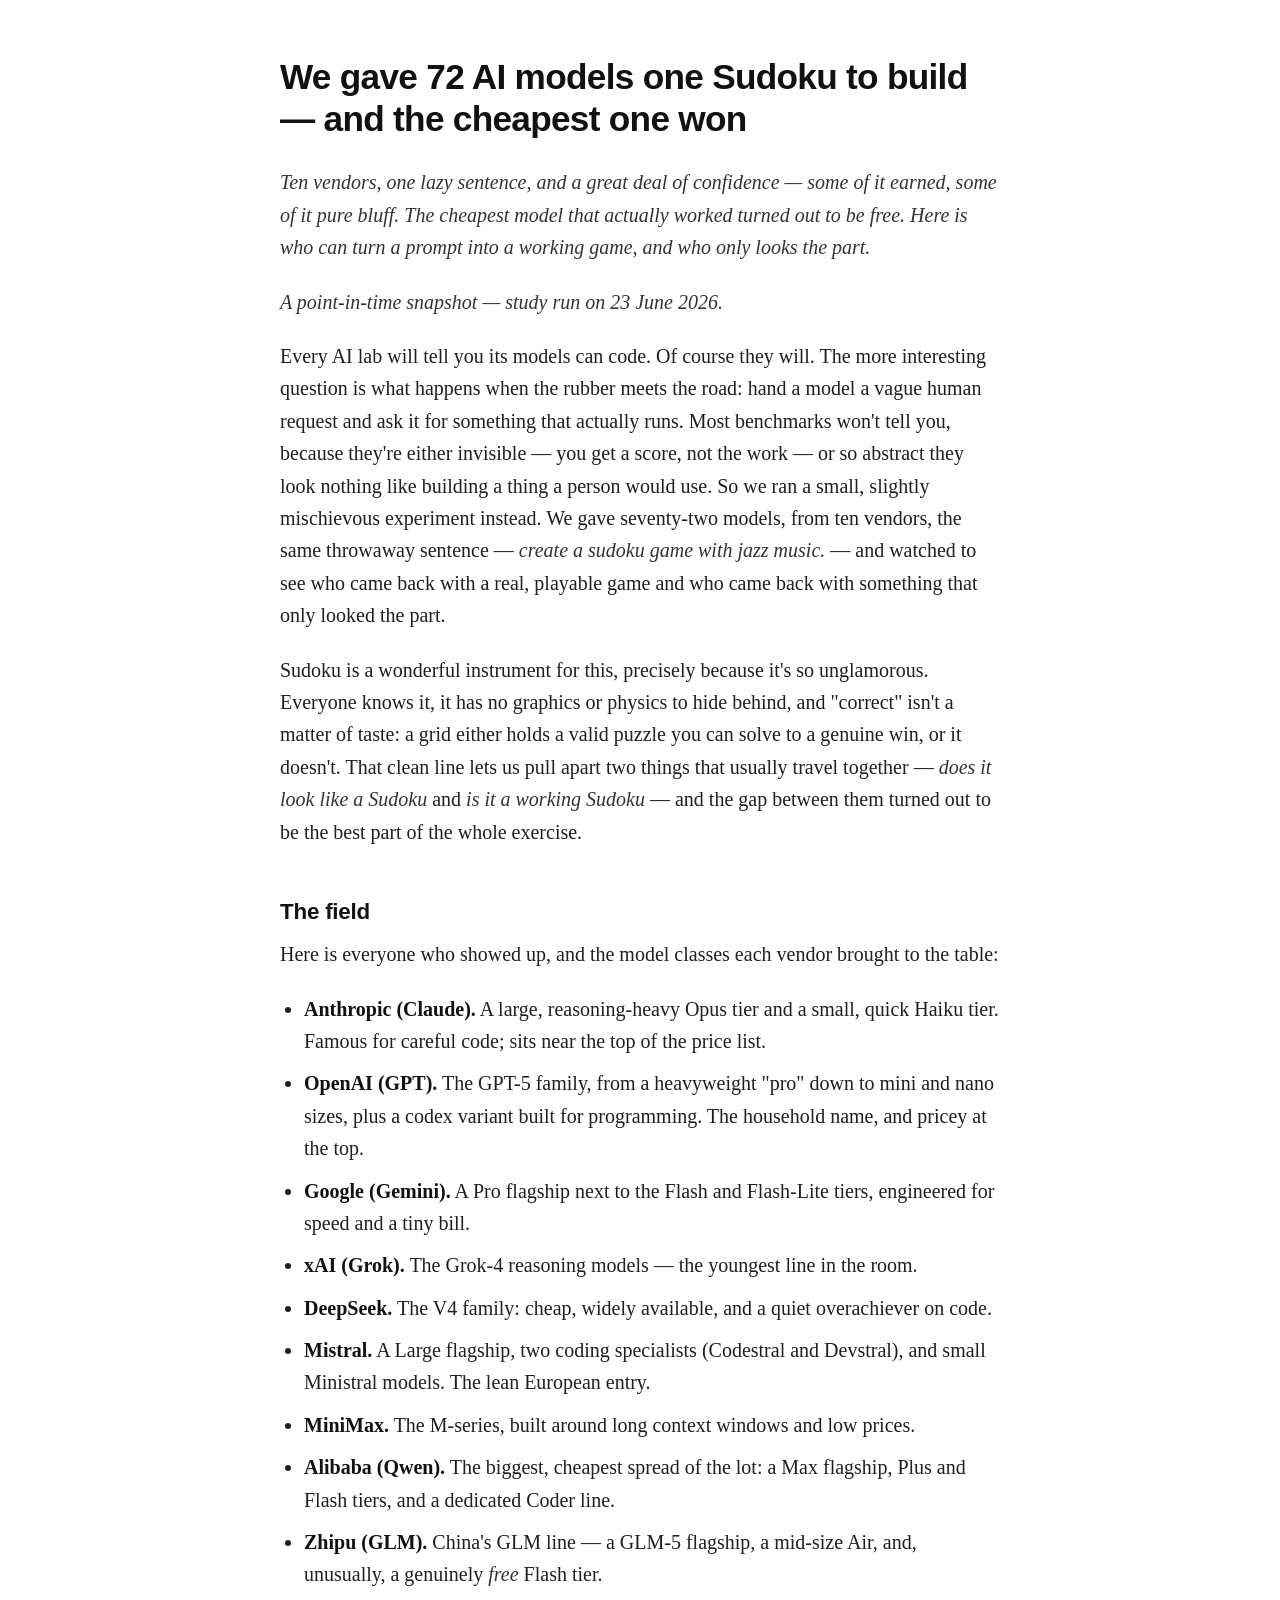
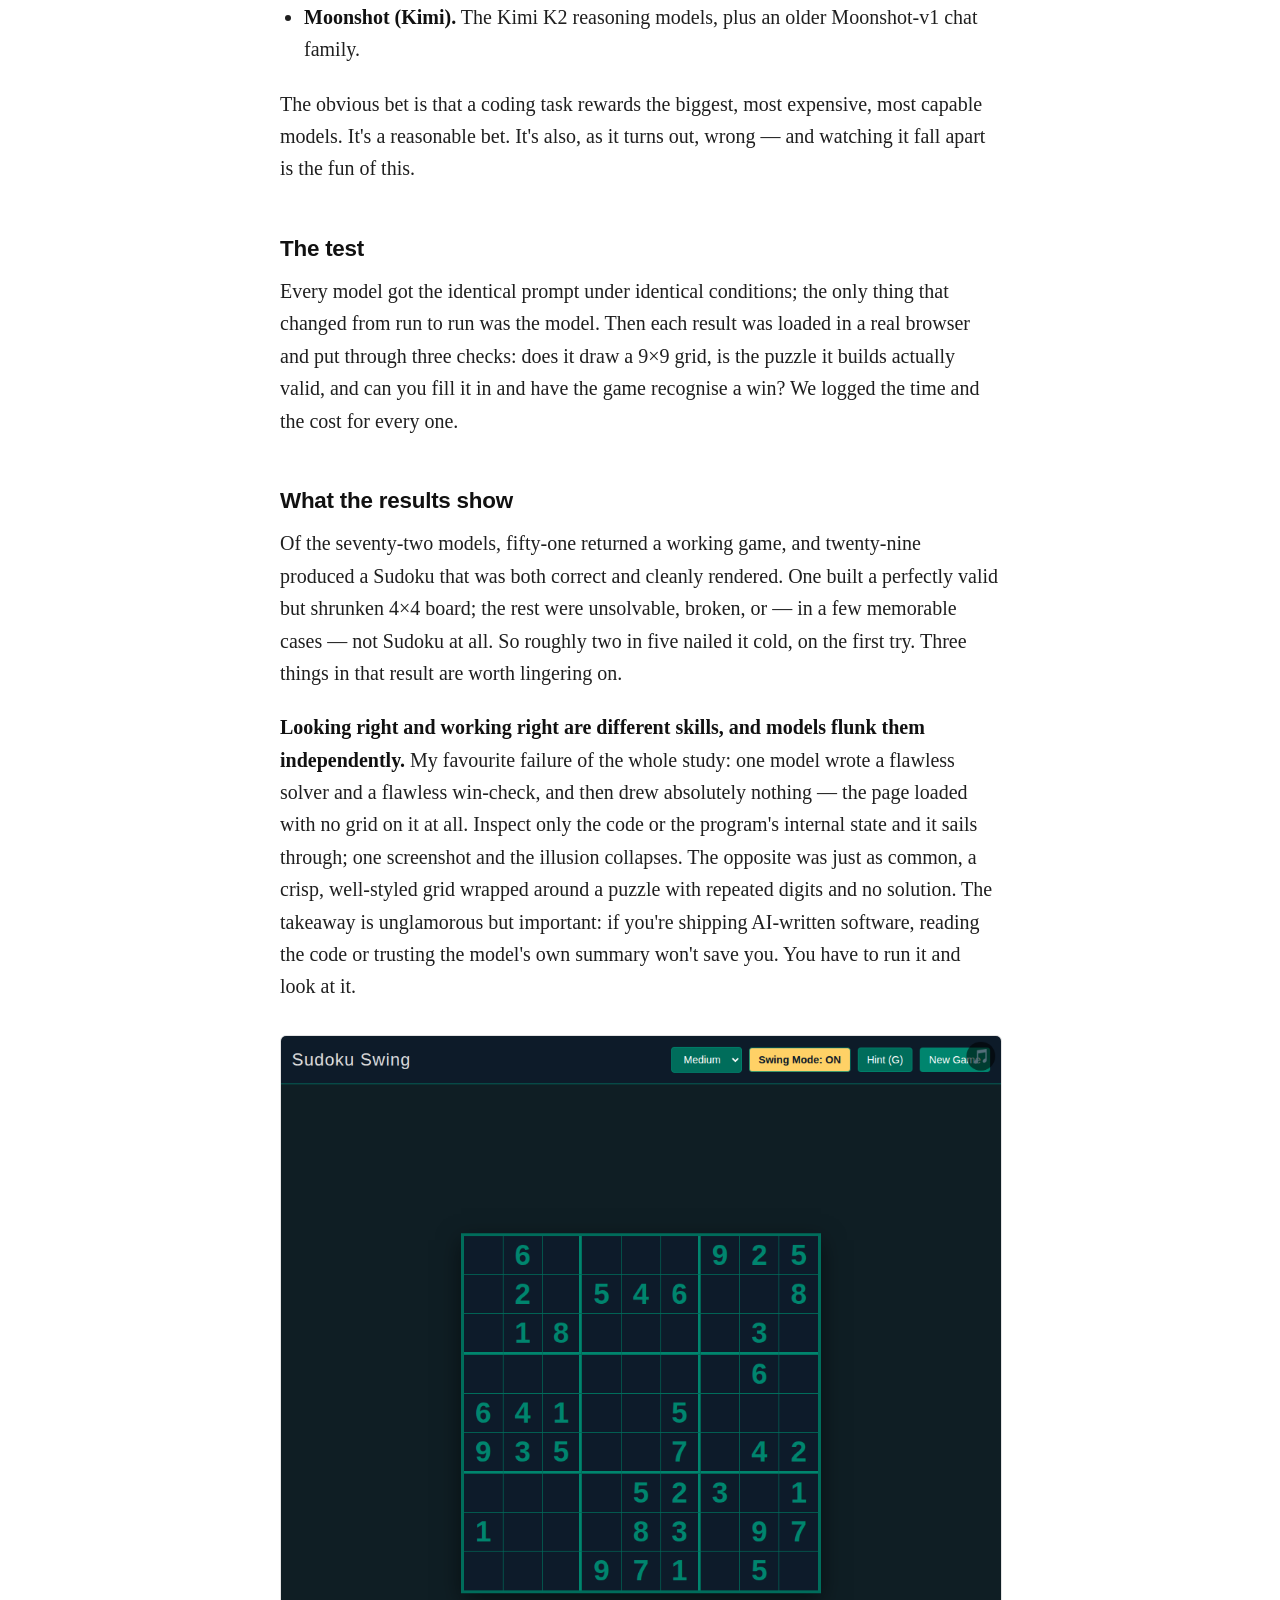
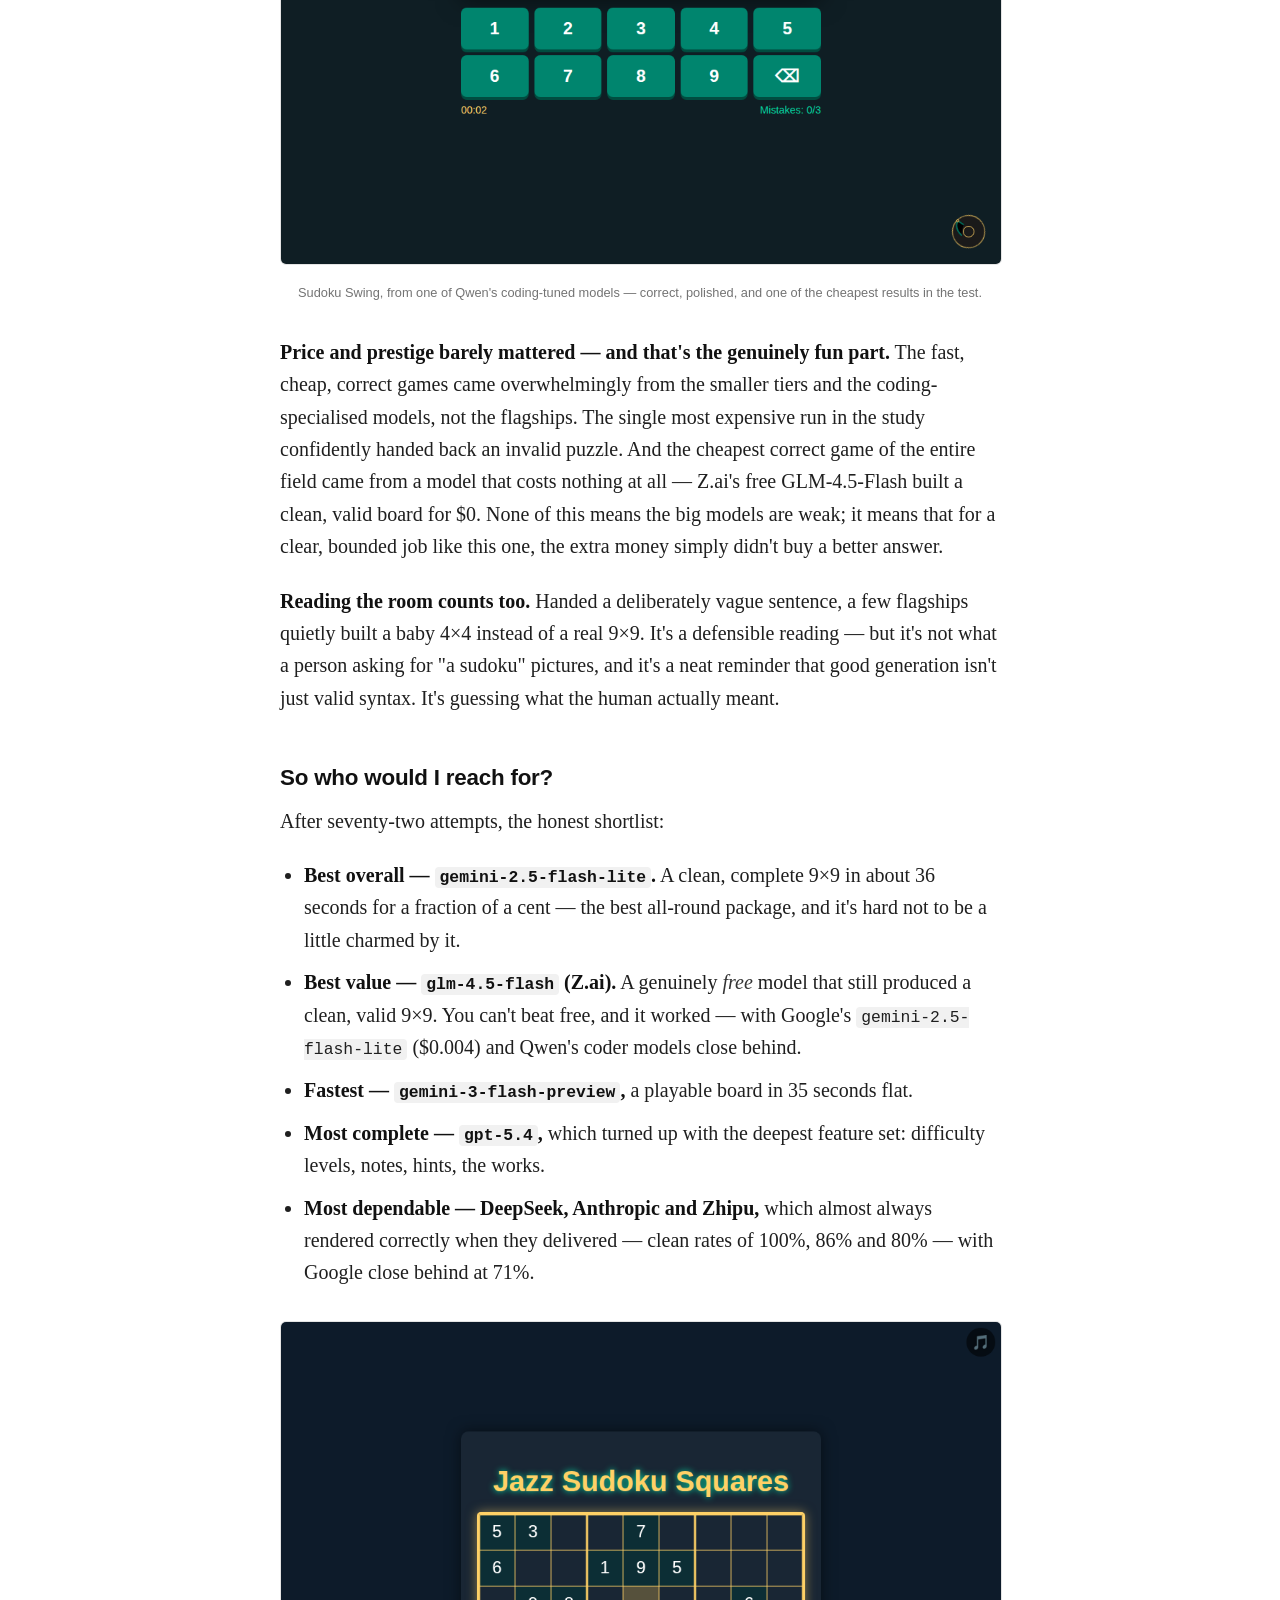
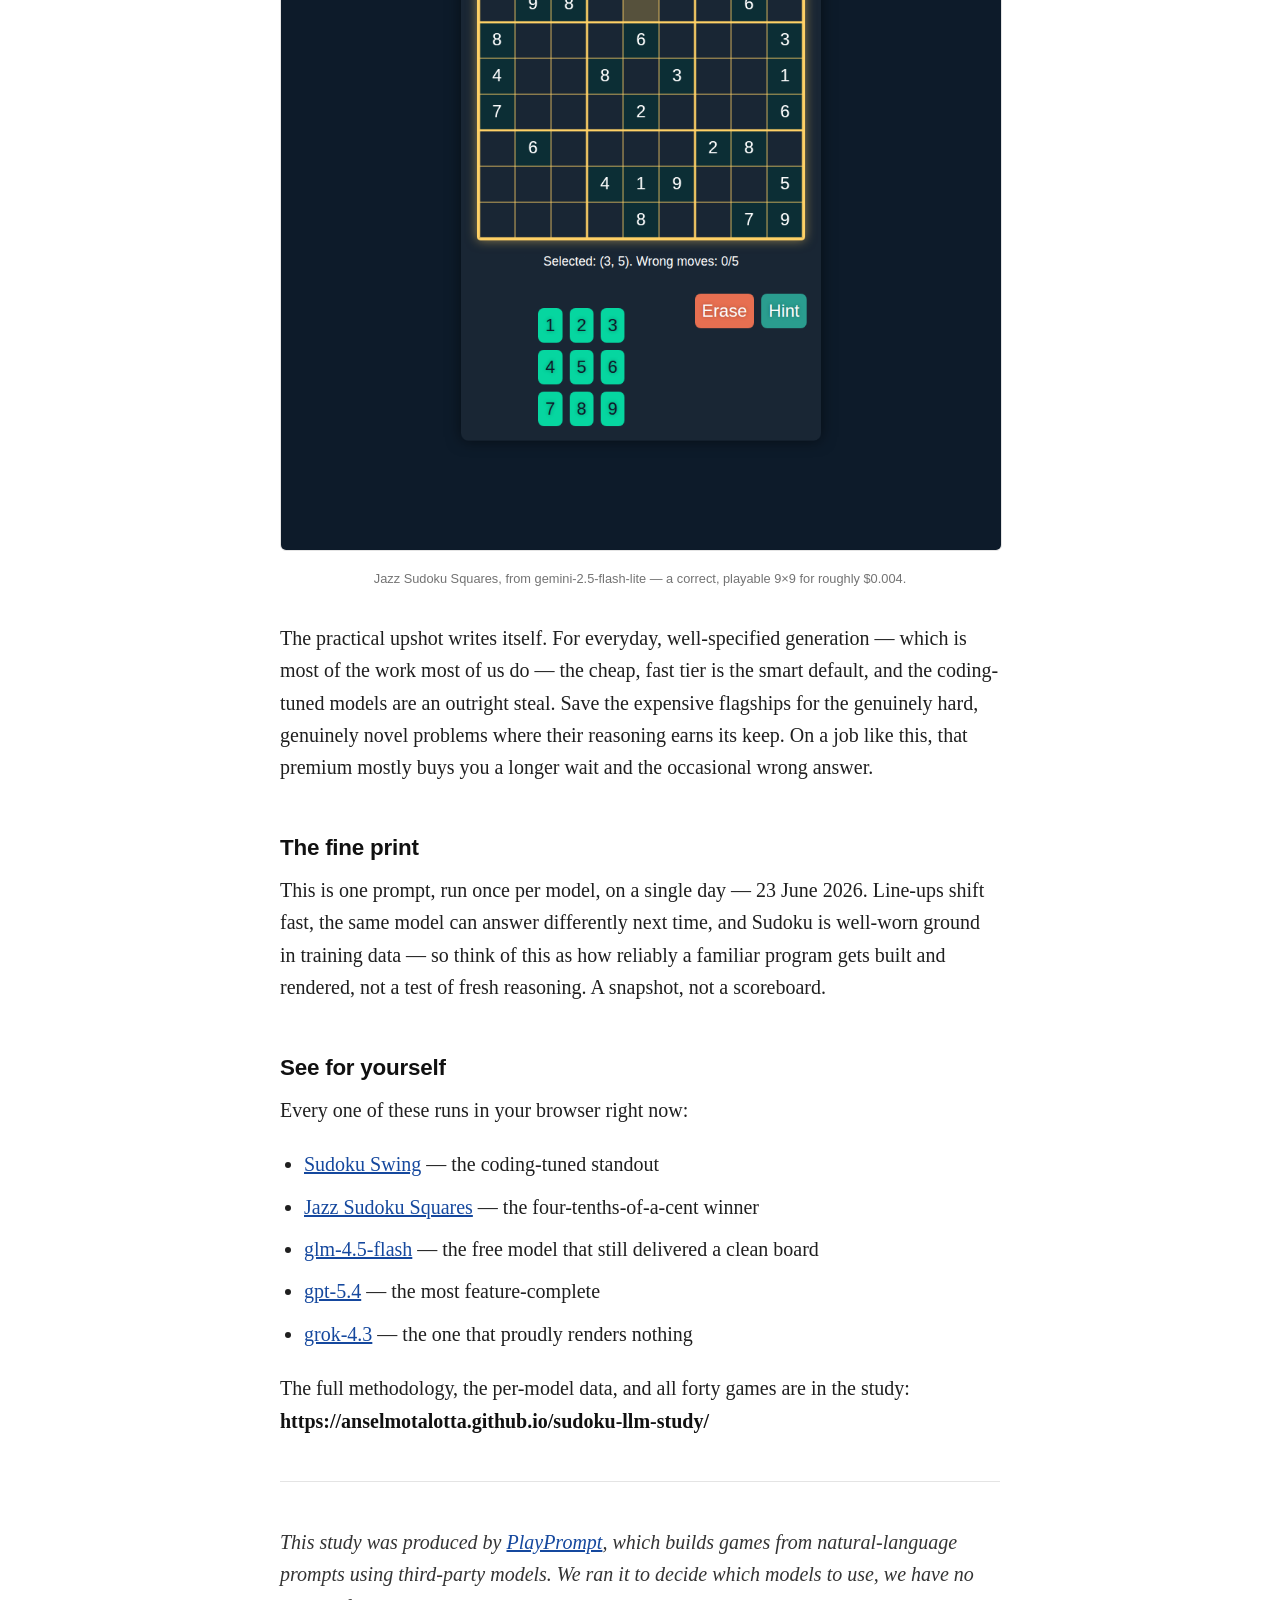
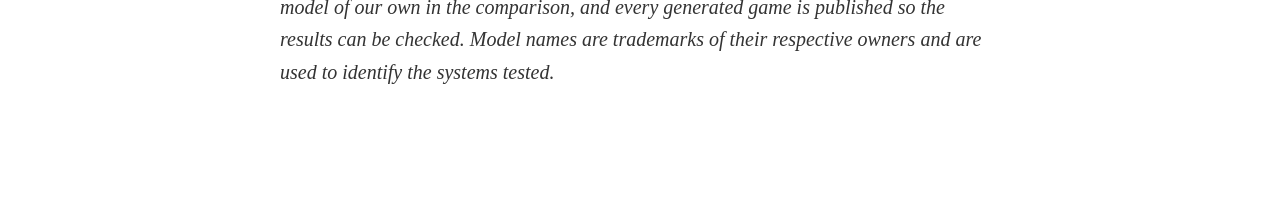
<file: article/index.html>
<!DOCTYPE html><html lang="en"><head><meta charset="UTF-8">
<meta name="viewport" content="width=device-width, initial-scale=1">
<title>We gave 72 AI models one Sudoku to build — and the cheapest one won</title>
<style>
 body{margin:0;background:#fff;color:#1f1f1f;font:20px/1.62 Georgia,Cambria,'Times New Roman',serif}
 .col{max-width:720px;margin:0 auto;padding:56px 24px 90px}
 h1{font-family:-apple-system,'Segoe UI',Helvetica,Arial,sans-serif;font-size:2.2rem;line-height:1.2;letter-spacing:-.02em;margin:0 0 26px;color:#111}
 h2{font-family:-apple-system,'Segoe UI',Helvetica,Arial,sans-serif;font-size:1.4rem;margin:46px 0 8px;color:#111;letter-spacing:-.01em}
 p{margin:0 0 22px} a{color:#15489e;text-decoration:underline}
 ul{margin:0 0 22px;padding-left:24px} li{margin:10px 0}
 hr{border:0;border-top:1px solid #e4e4e4;margin:44px 0}
 em{color:#333} strong{color:#111}
 figure{margin:32px 0;text-align:center}
 figure img{max-width:100%;height:auto;border:1px solid #e4e4e4;border-radius:6px}
 figcaption{font-family:-apple-system,'Segoe UI',sans-serif;font-size:.8rem;color:#737373;margin-top:9px}
 code{font-family:ui-monospace,Menlo,Consolas,monospace;font-size:.82em;background:#f1f1f1;padding:1px 5px;border-radius:4px}
 .foot{font-size:.86rem;color:#666}
</style></head><body><div class="col">
<h1>We gave 72 AI models one Sudoku to build — and the cheapest one won</h1>
<p><em>Ten vendors, one lazy sentence, and a great deal of confidence — some of it earned, some of it pure bluff. The cheapest model that actually worked turned out to be free. Here is who can turn a prompt into a working game, and who only looks the part.</em></p>
<p><em>A point-in-time snapshot — study run on 23 June 2026.</em></p>
<p>Every AI lab will tell you its models can code. Of course they will. The more interesting question is what happens when the rubber meets the road: hand a model a vague human request and ask it for something that actually runs. Most benchmarks won&#x27;t tell you, because they&#x27;re either invisible — you get a score, not the work — or so abstract they look nothing like building a thing a person would use. So we ran a small, slightly mischievous experiment instead. We gave seventy-two models, from ten vendors, the same throwaway sentence — <em>create a sudoku game with jazz music.</em> — and watched to see who came back with a real, playable game and who came back with something that only looked the part.</p>
<p>Sudoku is a wonderful instrument for this, precisely because it&#x27;s so unglamorous. Everyone knows it, it has no graphics or physics to hide behind, and &quot;correct&quot; isn&#x27;t a matter of taste: a grid either holds a valid puzzle you can solve to a genuine win, or it doesn&#x27;t. That clean line lets us pull apart two things that usually travel together — <em>does it look like a Sudoku</em> and <em>is it a working Sudoku</em> — and the gap between them turned out to be the best part of the whole exercise.</p>
<h2>The field</h2>
<p>Here is everyone who showed up, and the model classes each vendor brought to the table:</p>
<ul><li><strong>Anthropic (Claude).</strong> A large, reasoning-heavy Opus tier and a small, quick Haiku tier. Famous for careful code; sits near the top of the price list.</li><li><strong>OpenAI (GPT).</strong> The GPT-5 family, from a heavyweight &quot;pro&quot; down to mini and nano sizes, plus a codex variant built for programming. The household name, and pricey at the top.</li><li><strong>Google (Gemini).</strong> A Pro flagship next to the Flash and Flash-Lite tiers, engineered for speed and a tiny bill.</li><li><strong>xAI (Grok).</strong> The Grok-4 reasoning models — the youngest line in the room.</li><li><strong>DeepSeek.</strong> The V4 family: cheap, widely available, and a quiet overachiever on code.</li><li><strong>Mistral.</strong> A Large flagship, two coding specialists (Codestral and Devstral), and small Ministral models. The lean European entry.</li><li><strong>MiniMax.</strong> The M-series, built around long context windows and low prices.</li><li><strong>Alibaba (Qwen).</strong> The biggest, cheapest spread of the lot: a Max flagship, Plus and Flash tiers, and a dedicated Coder line.</li><li><strong>Zhipu (GLM).</strong> China&#x27;s GLM line — a GLM-5 flagship, a mid-size Air, and, unusually, a genuinely <em>free</em> Flash tier.</li><li><strong>Moonshot (Kimi).</strong> The Kimi K2 reasoning models, plus an older Moonshot-v1 chat family.</li></ul>
<p>The obvious bet is that a coding task rewards the biggest, most expensive, most capable models. It&#x27;s a reasonable bet. It&#x27;s also, as it turns out, wrong — and watching it fall apart is the fun of this.</p>
<h2>The test</h2>
<p>Every model got the identical prompt under identical conditions; the only thing that changed from run to run was the model. Then each result was loaded in a real browser and put through three checks: does it draw a 9×9 grid, is the puzzle it builds actually valid, and can you fill it in and have the game recognise a win? We logged the time and the cost for every one.</p>
<h2>What the results show</h2>
<p>Of the seventy-two models, fifty-one returned a working game, and twenty-nine produced a Sudoku that was both correct and cleanly rendered. One built a perfectly valid but shrunken 4×4 board; the rest were unsolvable, broken, or — in a few memorable cases — not Sudoku at all. So roughly two in five nailed it cold, on the first try. Three things in that result are worth lingering on.</p>
<p><strong>Looking right and working right are different skills, and models flunk them independently.</strong> My favourite failure of the whole study: one model wrote a flawless solver and a flawless win-check, and then drew absolutely nothing — the page loaded with no grid on it at all. Inspect only the code or the program&#x27;s internal state and it sails through; one screenshot and the illusion collapses. The opposite was just as common, a crisp, well-styled grid wrapped around a puzzle with repeated digits and no solution. The takeaway is unglamorous but important: if you&#x27;re shipping AI-written software, reading the code or trusting the model&#x27;s own summary won&#x27;t save you. You have to run it and look at it.</p>
<figure><img src="img-1.png" alt="Sudoku Swing, from one of Qwen&#x27;s coding-tuned models — correct, polished, and one of the cheapest results in the test."><figcaption>Sudoku Swing, from one of Qwen&#x27;s coding-tuned models — correct, polished, and one of the cheapest results in the test.</figcaption></figure>
<p><strong>Price and prestige barely mattered — and that&#x27;s the genuinely fun part.</strong> The fast, cheap, correct games came overwhelmingly from the smaller tiers and the coding-specialised models, not the flagships. The single most expensive run in the study confidently handed back an invalid puzzle. And the cheapest correct game of the entire field came from a model that costs nothing at all — Z.ai&#x27;s free GLM-4.5-Flash built a clean, valid board for $0. None of this means the big models are weak; it means that for a clear, bounded job like this one, the extra money simply didn&#x27;t buy a better answer.</p>
<p><strong>Reading the room counts too.</strong> Handed a deliberately vague sentence, a few flagships quietly built a baby 4×4 instead of a real 9×9. It&#x27;s a defensible reading — but it&#x27;s not what a person asking for &quot;a sudoku&quot; pictures, and it&#x27;s a neat reminder that good generation isn&#x27;t just valid syntax. It&#x27;s guessing what the human actually meant.</p>
<h2>So who would I reach for?</h2>
<p>After seventy-two attempts, the honest shortlist:</p>
<ul><li><strong>Best overall — <code>gemini-2.5-flash-lite</code>.</strong> A clean, complete 9×9 in about 36 seconds for a fraction of a cent — the best all-round package, and it&#x27;s hard not to be a little charmed by it.</li><li><strong>Best value — <code>glm-4.5-flash</code> (Z.ai).</strong> A genuinely <em>free</em> model that still produced a clean, valid 9×9. You can&#x27;t beat free, and it worked — with Google&#x27;s <code>gemini-2.5-flash-lite</code> ($0.004) and Qwen&#x27;s coder models close behind.</li><li><strong>Fastest — <code>gemini-3-flash-preview</code>,</strong> a playable board in 35 seconds flat.</li><li><strong>Most complete — <code>gpt-5.4</code>,</strong> which turned up with the deepest feature set: difficulty levels, notes, hints, the works.</li><li><strong>Most dependable — DeepSeek, Anthropic and Zhipu,</strong> which almost always rendered correctly when they delivered — clean rates of 100%, 86% and 80% — with Google close behind at 71%.</li></ul>
<figure><img src="img-2.png" alt="Jazz Sudoku Squares, from gemini-2.5-flash-lite — a correct, playable 9×9 for roughly $0.004."><figcaption>Jazz Sudoku Squares, from gemini-2.5-flash-lite — a correct, playable 9×9 for roughly $0.004.</figcaption></figure>
<p>The practical upshot writes itself. For everyday, well-specified generation — which is most of the work most of us do — the cheap, fast tier is the smart default, and the coding-tuned models are an outright steal. Save the expensive flagships for the genuinely hard, genuinely novel problems where their reasoning earns its keep. On a job like this, that premium mostly buys you a longer wait and the occasional wrong answer.</p>
<h2>The fine print</h2>
<p>This is one prompt, run once per model, on a single day — 23 June 2026. Line-ups shift fast, the same model can answer differently next time, and Sudoku is well-worn ground in training data — so think of this as how reliably a familiar program gets built and rendered, not a test of fresh reasoning. A snapshot, not a scoreboard.</p>
<h2>See for yourself</h2>
<p>Every one of these runs in your browser right now:</p>
<ul><li><a href="https://anselmotalotta.github.io/sudoku-llm-study/games/qwen3-coder-next.html">Sudoku Swing</a> — the coding-tuned standout</li><li><a href="https://anselmotalotta.github.io/sudoku-llm-study/games/gemini-gemini-2-5-flash-lite.html">Jazz Sudoku Squares</a> — the four-tenths-of-a-cent winner</li><li><a href="https://anselmotalotta.github.io/sudoku-llm-study/games/glm-4-5-flash.html">glm-4.5-flash</a> — the free model that still delivered a clean board</li><li><a href="https://anselmotalotta.github.io/sudoku-llm-study/games/gpt-5-4.html">gpt-5.4</a> — the most feature-complete</li><li><a href="https://anselmotalotta.github.io/sudoku-llm-study/games/xai-grok-4-3.html">grok-4.3</a> — the one that proudly renders nothing</li></ul>
<p>The full methodology, the per-model data, and all forty games are in the study: <strong>https://anselmotalotta.github.io/sudoku-llm-study/</strong></p>
<hr>
<p><em>This study was produced by <a href="https://playprompt.org">PlayPrompt</a>, which builds games from natural-language prompts using third-party models. We ran it to decide which models to use, we have no model of our own in the comparison, and every generated game is published so the results can be checked. Model names are trademarks of their respective owners and are used to identify the systems tested.</em></p>
</div></body></html>
</file>
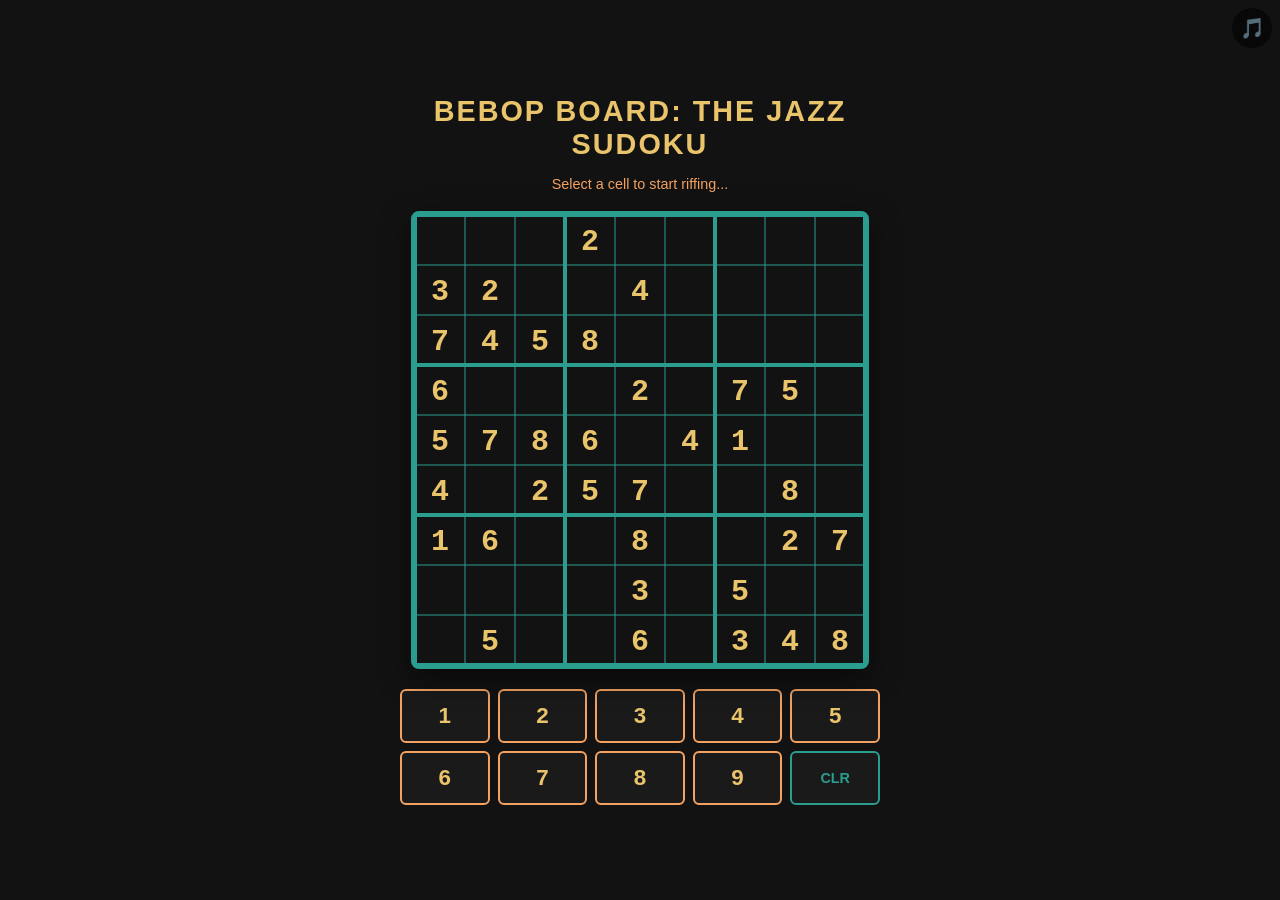
<file: games/gemini-gemini-3-flash-preview.html>
<!DOCTYPE html>
<html lang="en">
<head>
    <meta charset="UTF-8">
    <meta name="viewport" content="width=device-width, initial-scale=1.0, maximum-scale=1.0, user-scalable=no">
    <title>Bebop Board: The Jazz Sudoku</title>
    <style>
        :root {
            --bg-color: #121212;
            --panel-color: #1a1a1a;
            --accent-mustard: #e9c46a;
            --accent-orange: #f4a261;
            --accent-teal: #2a9d8f;
            --text-light: #e0e0e0;
        }

        body {
            margin: 0;
            padding: 0;
            background-color: var(--bg-color);
            color: var(--text-light);
            font-family: 'Segoe UI', Roboto, Helvetica, Arial, sans-serif;
            display: flex;
            flex-direction: column;
            align-items: center;
            justify-content: center;
            min-height: 100vh;
            overflow: hidden;
            touch-action: manipulation;
        }

        #game-container {
            display: flex;
            flex-direction: column;
            align-items: center;
            width: 100%;
            max-width: 500px;
            padding: 10px;
            box-sizing: border-box;
        }

        header {
            text-align: center;
            margin-bottom: 15px;
        }

        h1 {
            margin: 0;
            font-size: 1.8rem;
            color: var(--accent-mustard);
            letter-spacing: 2px;
            text-transform: uppercase;
        }

        #canvas-wrapper {
            position: relative;
            box-shadow: 0 10px 30px rgba(0,0,0,0.5);
            border: 4px solid var(--accent-teal);
            border-radius: 8px;
            background: #000;
        }

        canvas {
            display: block;
            cursor: pointer;
        }

        #controls {
            margin-top: 20px;
            width: 100%;
            display: grid;
            grid-template-columns: repeat(5, 1fr);
            gap: 8px;
        }

        .num-btn {
            background: var(--panel-color);
            border: 2px solid var(--accent-orange);
            color: var(--accent-mustard);
            font-size: 1.4rem;
            padding: 12px 0;
            border-radius: 6px;
            cursor: pointer;
            transition: all 0.2s;
            font-weight: bold;
            display: flex;
            align-items: center;
            justify-content: center;
        }

        .num-btn:active, .num-btn.selected {
            background: var(--accent-orange);
            color: var(--bg-color);
            transform: scale(0.95);
        }

        .num-btn.clear {
            grid-column: span 1;
            font-size: 0.9rem;
            color: var(--accent-teal);
            border-color: var(--accent-teal);
        }

        #status-bar {
            margin-top: 15px;
            font-size: 0.9rem;
            color: var(--accent-orange);
            height: 20px;
        }

        .modal {
            position: fixed;
            top: 0; left: 0; width: 100%; height: 100%;
            background: rgba(0,0,0,0.85);
            display: flex;
            flex-direction: column;
            align-items: center;
            justify-content: center;
            z-index: 100;
            visibility: hidden;
            opacity: 0;
            transition: opacity 0.3s;
        }

        .modal.active {
            visibility: visible;
            opacity: 1;
        }

        .modal-content {
            background: var(--panel-color);
            padding: 30px;
            border-radius: 12px;
            border: 3px solid var(--accent-mustard);
            text-align: center;
        }

        button.main-btn {
            background: var(--accent-teal);
            border: none;
            color: white;
            padding: 12px 24px;
            font-size: 1.1rem;
            border-radius: 5px;
            cursor: pointer;
            margin-top: 20px;
        }
    </style>
</head>
<body>

<div id="game-container">
    <header>
        <h1 id="game-title">Bebop Board</h1>
        <div id="status-bar">Select a cell to start riffing...</div>
    </header>

    <div id="canvas-wrapper">
        <canvas id="sudokuCanvas"></canvas>
    </div>

    <div id="controls">
        <button class="num-btn" data-val="1">1</button>
        <button class="num-btn" data-val="2">2</button>
        <button class="num-btn" data-val="3">3</button>
        <button class="num-btn" data-val="4">4</button>
        <button class="num-btn" data-val="5">5</button>
        <button class="num-btn" data-val="6">6</button>
        <button class="num-btn" data-val="7">7</button>
        <button class="num-btn" data-val="8">8</button>
        <button class="num-btn" data-val="9">9</button>
        <button class="num-btn clear" data-val="0">CLR</button>
    </div>
</div>

<div id="winModal" class="modal">
    <div class="modal-content">
        <h2 style="color: var(--accent-mustard)">Smooth Jazz!</h2>
        <p>You solved the Bebop Board.</p>
        <button class="main-btn" onclick="location.reload()">Play Again</button>
    </div>
</div>

<script>
// [PP_CONFIG_INJECT]
const GAME_CONFIG = {
  "theme": { 
    "title": "Bebop Board: The Jazz Sudoku", 
    "background": "#121212", 
    "grid": "#2a9d8f", 
    "number": "#e9c46a",
    "highlight": "#f4a261" 
  },
  "difficulty": 35, // Number of cells to reveal (lower is harder)
  "showErrors": true,
  "assets": { 
    "background_image": null 
  }
};
if (typeof window !== 'undefined') { window.GAME_CONFIG = GAME_CONFIG; }
// [/PP_CONFIG_INJECT]

const CANVAS = document.getElementById('sudokuCanvas');
const CTX = CANVAS.getContext('2d');
const TITLE_EL = document.getElementById('game-title');
const STATUS_EL = document.getElementById('status-bar');
const WIN_MODAL = document.getElementById('winModal');

// Load Config
const TITLE = GAME_CONFIG.theme.title || "Bebop Board";
const BG_COLOR = GAME_CONFIG.theme.background || "#121212";
const GRID_COLOR = GAME_CONFIG.theme.grid || "#2a9d8f";
const NUM_COLOR = GAME_CONFIG.theme.number || "#e9c46a";
const HIGHLIGHT_COLOR = GAME_CONFIG.theme.highlight || "#f4a261";
const DIFFICULTY = GAME_CONFIG.difficulty || 35;

TITLE_EL.textContent = TITLE;
document.title = TITLE;

// Asset Loading
const bgImg = new Image();
if (GAME_CONFIG.assets && GAME_CONFIG.assets.background_image) {
    bgImg.src = GAME_CONFIG.assets.background_image;
}

// Game State
let grid = []; // Current state
let solution = []; // Full solution
let initial = []; // Boolean mask of initial numbers
let selectedCell = { r: -1, c: -1 };
let cellSize = 0;

// Initialize Sudoku
function initSudoku() {
    // Generate empty 9x9
    grid = Array.from({ length: 9 }, () => Array(9).fill(0));
    solveSudoku(grid); // Fill it completely
    solution = grid.map(row => [...row]);
    
    // Poke holes
    let cellsToRemove = 81 - DIFFICULTY;
    initial = Array.from({ length: 9 }, () => Array(9).fill(true));
    
    while (cellsToRemove > 0) {
        let r = Math.floor(Math.random() * 9);
        let c = Math.floor(Math.random() * 9);
        if (grid[r][c] !== 0) {
            grid[r][c] = 0;
            initial[r][c] = false;
            cellsToRemove--;
        }
    }
}

// Simple Backtracking Solver for Generation
function solveSudoku(board) {
    for (let r = 0; r < 9; r++) {
        for (let c = 0; c < 9; c++) {
            if (board[r][c] === 0) {
                let nums = [1, 2, 3, 4, 5, 6, 7, 8, 9].sort(() => Math.random() - 0.5);
                for (let n of nums) {
                    if (isValid(board, r, c, n)) {
                        board[r][c] = n;
                        if (solveSudoku(board)) return true;
                        board[r][c] = 0;
                    }
                }
                return false;
            }
        }
    }
    return true;
}

function isValid(board, r, c, n) {
    for (let i = 0; i < 9; i++) {
        if (board[r][i] === n || board[i][c] === n) return false;
    }
    let startR = Math.floor(r / 3) * 3;
    let startC = Math.floor(c / 3) * 3;
    for (let i = 0; i < 3; i++) {
        for (let j = 0; j < 3; j++) {
            if (board[startR + i][startC + j] === n) return false;
        }
    }
    return true;
}

// Rendering Logic
function resizeCanvas() {
    const size = Math.min(window.innerWidth - 40, 450);
    CANVAS.width = size;
    CANVAS.height = size;
    cellSize = size / 9;
    draw();
}

function draw() {
    CTX.clearRect(0, 0, CANVAS.width, CANVAS.height);

    // Background
    if (bgImg.complete && bgImg.naturalWidth) {
        CTX.globalAlpha = 0.3;
        CTX.drawImage(bgImg, 0, 0, CANVAS.width, CANVAS.height);
        CTX.globalAlpha = 1.0;
    } else {
        CTX.fillStyle = BG_COLOR;
        CTX.fillRect(0, 0, CANVAS.width, CANVAS.height);
    }

    // Highlight selected cell and related area
    if (selectedCell.r !== -1) {
        // Highlight row and column
        CTX.fillStyle = 'rgba(255, 255, 255, 0.05)';
        CTX.fillRect(0, selectedCell.r * cellSize, CANVAS.width, cellSize);
        CTX.fillRect(selectedCell.c * cellSize, 0, cellSize, CANVAS.height);
        
        // Highlight specific cell
        CTX.fillStyle = HIGHLIGHT_COLOR + "44"; // Adding alpha
        CTX.fillRect(selectedCell.c * cellSize, selectedCell.r * cellSize, cellSize, cellSize);
    }

    // Draw Grid Lines
    CTX.strokeStyle = GRID_COLOR;
    for (let i = 0; i <= 9; i++) {
        CTX.lineWidth = (i % 3 === 0) ? 4 : 1;
        // Verticals
        CTX.beginPath();
        CTX.moveTo(i * cellSize, 0);
        CTX.lineTo(i * cellSize, CANVAS.height);
        CTX.stroke();
        // Horizontals
        CTX.beginPath();
        CTX.moveTo(0, i * cellSize);
        CTX.lineTo(CANVAS.width, i * cellSize);
        CTX.stroke();
    }

    // Draw Numbers
    CTX.textAlign = 'center';
    CTX.textBaseline = 'middle';
    CTX.font = `bold ${cellSize * 0.6}px "Courier New", Courier, monospace`;

    for (let r = 0; r < 9; r++) {
        for (let c = 0; c < 9; c++) {
            let val = grid[r][c];
            if (val !== 0) {
                if (initial[r][c]) {
                    CTX.fillStyle = NUM_COLOR; // Fixed original numbers
                } else {
                    // Check if player's entry is correct
                    if (GAME_CONFIG.showErrors && val !== solution[r][c]) {
                        CTX.fillStyle = "#e76f51"; // Error color
                    } else {
                        CTX.fillStyle = "#ffffff"; // Player's valid entry
                    }
                }
                CTX.fillText(val, c * cellSize + cellSize / 2, r * cellSize + cellSize / 2 + 2);
            }
        }
    }
}

// Input Handling
function handleCanvasClick(e) {
    const rect = CANVAS.getBoundingClientRect();
    const x = (e.clientX || e.touches[0].clientX) - rect.left;
    const y = (e.clientY || e.touches[0].clientY) - rect.top;
    
    selectedCell.c = Math.floor(x / cellSize);
    selectedCell.r = Math.floor(y / cellSize);
    
    STATUS_EL.textContent = initial[selectedCell.r][selectedCell.c] 
        ? "That's a standard riff (fixed)." 
        : "Lay down a note...";
    
    draw();
}

function handleInput(val) {
    if (selectedCell.r === -1) return;
    if (initial[selectedCell.r][selectedCell.c]) return;

    grid[selectedCell.r][selectedCell.c] = val;
    draw();
    checkWin();
}

function checkWin() {
    for (let r = 0; r < 9; r++) {
        for (let c = 0; c < 9; c++) {
            if (grid[r][c] !== solution[r][c]) return;
        }
    }
    WIN_MODAL.classList.add('active');
}

// Event Listeners
window.addEventListener('resize', resizeCanvas);
CANVAS.addEventListener('mousedown', handleCanvasClick);
CANVAS.addEventListener('touchstart', (e) => {
    e.preventDefault();
    handleCanvasClick(e);
}, {passive: false});

document.querySelectorAll('.num-btn').forEach(btn => {
    btn.addEventListener('click', () => {
        const val = parseInt(btn.getAttribute('data-val'));
        handleInput(val);
        
        // Visual feedback for buttons
        btn.classList.add('selected');
        setTimeout(() => btn.classList.remove('selected'), 150);
    });
});

window.addEventListener('keydown', (e) => {
    if (e.key >= '1' && e.key <= '9') {
        handleInput(parseInt(e.key));
    } else if (e.key === 'Backspace' || e.key === 'Delete' || e.key === '0') {
        handleInput(0);
    } else if (e.key.startsWith('Arrow')) {
        if (selectedCell.r === -1) { selectedCell.r = 0; selectedCell.c = 0; }
        else {
            if (e.key === 'ArrowUp') selectedCell.r = Math.max(0, selectedCell.r - 1);
            if (e.key === 'ArrowDown') selectedCell.r = Math.min(8, selectedCell.r + 1);
            if (e.key === 'ArrowLeft') selectedCell.c = Math.max(0, selectedCell.c - 1);
            if (e.key === 'ArrowRight') selectedCell.c = Math.min(8, selectedCell.c + 1);
        }
        draw();
    }
});

// Start Game
initSudoku();
resizeCanvas();

</script>
<audio id="pp-bgm" loop preload="metadata" src="audio/gemini-gemini-3-flash-preview.mp3"></audio><script id="pp-bgm-init">(function(){var a=document.getElementById("pp-bgm");if(!a)return;a.volume=0.3;var KEY="pp_bgm_muted";var muted=false;try{muted=localStorage.getItem(KEY)==="1";}catch(e){}a.muted=muted;var fired=false;function go(){if(fired)return;fired=true;if(a.muted)return;var r=a.play();if(r&&r.catch)r.catch(function(){});}try{if(!muted){var p=a.play();if(p&&p.then){p.then(function(){fired=true;}).catch(arm);}else{arm();}}else{arm();}}catch(e){arm();}function arm(){var ev=["pointerdown","keydown","touchstart"];var fn=function(){go();ev.forEach(function(e){document.removeEventListener(e,fn,true);});};ev.forEach(function(e){document.addEventListener(e,fn,{once:true,capture:true});});}})();</script><button id="pp-bgm-mute" type="button" aria-label="Toggle music" style="position:fixed;top:8px;right:8px;z-index:2147483647;width:40px;height:40px;border:none;border-radius:50%;background:rgba(0,0,0,0.55);color:#fff;font-size:20px;line-height:40px;padding:0;cursor:pointer;-webkit-tap-highlight-color:transparent;">🎵</button><script id="pp-bgm-mute-init">(function(){var a=document.getElementById("pp-bgm");var b=document.getElementById("pp-bgm-mute");if(!a||!b)return;var KEY="pp_bgm_muted";function render(){b.textContent=a.muted?"\uD83D\uDD07":"\uD83C\uDFB5";}render();b.addEventListener("click",function(e){e.stopPropagation();a.muted=!a.muted;try{localStorage.setItem(KEY,a.muted?"1":"0");}catch(err){}if(!a.muted){var r=a.play();if(r&&r.catch)r.catch(function(){});}else{try{a.pause();}catch(err){}}render();});})();</script>
</body>
</html>
</file>
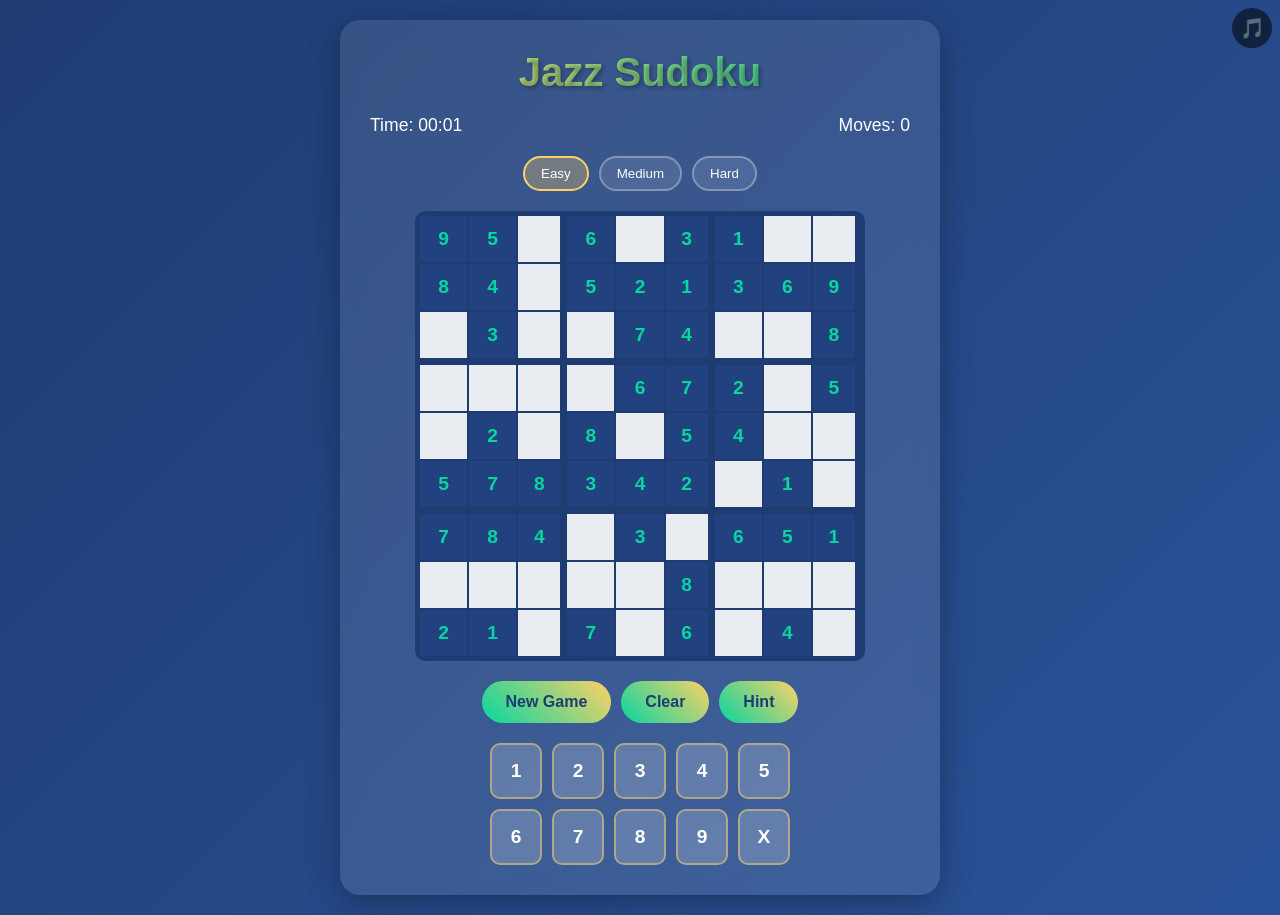
<file: games/glm-4-5-air.html>
<!DOCTYPE html>
<html lang="en">
<head>
    <meta charset="UTF-8">
    <meta name="viewport" content="width=device-width, initial-scale=1.0">
    <title>Jazz Sudoku</title>
    <style>
        * {
            margin: 0;
            padding: 0;
            box-sizing: border-box;
        }

        body {
            font-family: 'Arial', sans-serif;
            background: linear-gradient(135deg, #1e3c72 0%, #2a5298 100%);
            min-height: 100vh;
            display: flex;
            flex-direction: column;
            align-items: center;
            justify-content: center;
            color: #fff;
            overflow-x: hidden;
        }

        .game-container {
            background: rgba(255, 255, 255, 0.1);
            backdrop-filter: blur(10px);
            border-radius: 20px;
            padding: 30px;
            box-shadow: 0 8px 32px rgba(0, 0, 0, 0.3);
            max-width: 600px;
            width: 100%;
            margin: 20px;
        }

        h1 {
            text-align: center;
            font-size: 2.5em;
            margin-bottom: 20px;
            background: linear-gradient(45deg, #ffd166, #06d6a0);
            -webkit-background-clip: text;
            -webkit-text-fill-color: transparent;
            text-shadow: 2px 2px 4px rgba(0, 0, 0, 0.3);
        }

        .game-info {
            display: flex;
            justify-content: space-between;
            margin-bottom: 20px;
            font-size: 1.1em;
        }

        .sudoku-board {
            display: grid;
            grid-template-columns: repeat(9, 1fr);
            gap: 2px;
            background: #1e3c72;
            padding: 5px;
            border-radius: 10px;
            margin: 0 auto 20px;
            max-width: 450px;
            aspect-ratio: 1;
        }

        .cell {
            background: rgba(255, 255, 255, 0.9);
            border: none;
            font-size: 1.2em;
            font-weight: bold;
            color: #1e3c72;
            cursor: pointer;
            transition: all 0.3s ease;
            display: flex;
            align-items: center;
            justify-content: center;
            position: relative;
            overflow: hidden;
        }

        .cell:hover {
            background: rgba(255, 209, 102, 0.3);
            transform: scale(1.05);
        }

        .cell.selected {
            background: rgba(6, 214, 160, 0.4);
            box-shadow: 0 0 10px rgba(6, 214, 160, 0.6);
        }

        .cell.highlight {
            background: rgba(255, 209, 102, 0.2);
        }

        .cell.fixed {
            background: rgba(42, 82, 152, 0.3);
            color: #06d6a0;
            cursor: default;
        }

        .cell.fixed:hover {
            transform: none;
            background: rgba(42, 82, 152, 0.3);
        }

        .cell.correct {
            animation: correctPulse 0.6s ease;
        }

        .cell.incorrect {
            animation: shake 0.5s ease;
            background: rgba(255, 107, 107, 0.4);
        }

        /* 3x3 box borders */
        .cell:nth-child(3n) {
            margin-right: 5px;
        }

        .cell:nth-child(n+19):nth-child(-n+27),
        .cell:nth-child(n+46):nth-child(-n+54) {
            margin-bottom: 5px;
        }

        .controls {
            display: flex;
            gap: 10px;
            justify-content: center;
            flex-wrap: wrap;
            margin-bottom: 20px;
        }

        .btn {
            background: linear-gradient(45deg, #06d6a0, #ffd166);
            border: none;
            padding: 12px 24px;
            border-radius: 25px;
            color: #1e3c72;
            font-weight: bold;
            cursor: pointer;
            transition: all 0.3s ease;
            font-size: 1em;
        }

        .btn:hover {
            transform: translateY(-2px);
            box-shadow: 0 5px 15px rgba(0, 0, 0, 0.3);
        }

        .number-pad {
            display: grid;
            grid-template-columns: repeat(5, 1fr);
            gap: 10px;
            max-width: 300px;
            margin: 0 auto;
        }

        .number-btn {
            background: rgba(255, 255, 255, 0.2);
            border: 2px solid rgba(255, 209, 102, 0.5);
            color: #fff;
            padding: 15px;
            border-radius: 10px;
            font-size: 1.2em;
            font-weight: bold;
            cursor: pointer;
            transition: all 0.3s ease;
        }

        .number-btn:hover {
            background: rgba(255, 209, 102, 0.3);
            border-color: #ffd166;
            transform: scale(1.1);
        }

        .particle {
            position: absolute;
            pointer-events: none;
            opacity: 0;
            animation: particleFloat 1s ease-out;
        }

        @keyframes correctPulse {
            0% { transform: scale(1); }
            50% { transform: scale(1.2); background: rgba(6, 214, 160, 0.6); }
            100% { transform: scale(1); }
        }

        @keyframes shake {
            0%, 100% { transform: translateX(0); }
            25% { transform: translateX(-5px); }
            75% { transform: translateX(5px); }
        }

        @keyframes particleFloat {
            0% {
                opacity: 1;
                transform: translateY(0) scale(1);
            }
            100% {
                opacity: 0;
                transform: translateY(-50px) scale(0.5);
            }
        }

        .difficulty-selector {
            display: flex;
            gap: 10px;
            justify-content: center;
            margin-bottom: 20px;
        }

        .difficulty-btn {
            background: rgba(255, 255, 255, 0.1);
            border: 2px solid rgba(255, 255, 255, 0.3);
            color: #fff;
            padding: 8px 16px;
            border-radius: 20px;
            cursor: pointer;
            transition: all 0.3s ease;
        }

        .difficulty-btn.active {
            background: rgba(255, 209, 102, 0.3);
            border-color: #ffd166;
        }

        @media (max-width: 600px) {
            .game-container {
                padding: 20px;
            }
            
            h1 {
                font-size: 2em;
            }
            
            .cell {
                font-size: 1em;
            }
            
            .number-btn {
                padding: 12px;
                font-size: 1em;
            }
        }
    </style>
</head>
<body>
    <div class="game-container">
        <h1>Jazz Sudoku</h1>
        
        <div class="game-info">
            <div>Time: <span id="timer">00:00</span></div>
            <div>Moves: <span id="moves">0</span></div>
        </div>

        <div class="difficulty-selector">
            <button class="difficulty-btn active" data-level="easy">Easy</button>
            <button class="difficulty-btn" data-level="medium">Medium</button>
            <button class="difficulty-btn" data-level="hard">Hard</button>
        </div>

        <div class="sudoku-board" id="board"></div>

        <div class="controls">
            <button class="btn" onclick="newGame()">New Game</button>
            <button class="btn" onclick="clearCell()">Clear</button>
            <button class="btn" onclick="showHint()">Hint</button>
        </div>

        <div class="number-pad">
            <button class="number-btn" onclick="selectNumber(1)">1</button>
            <button class="number-btn" onclick="selectNumber(2)">2</button>
            <button class="number-btn" onclick="selectNumber(3)">3</button>
            <button class="number-btn" onclick="selectNumber(4)">4</button>
            <button class="number-btn" onclick="selectNumber(5)">5</button>
            <button class="number-btn" onclick="selectNumber(6)">6</button>
            <button class="number-btn" onclick="selectNumber(7)">7</button>
            <button class="number-btn" onclick="selectNumber(8)">8</button>
            <button class="number-btn" onclick="selectNumber(9)">9</button>
            <button class="number-btn" onclick="selectNumber(0)">X</button>
        </div>
    </div>

    <script>
        // [PP_CONFIG_INJECT]
        const GAME_CONFIG = {
            "theme": { 
                "title": "Jazz Sudoku", 
                "background": "#1e3c72", 
                "player": "#06d6a0", 
                "accent": "#ffd166",
                "secondary": "#2a5298"
            },
            "moveSpeed": 240,
            "lives": 3,
            "spawnRate": 1.0,
            "difficulty": {
                "easy": 45,
                "medium": 35,
                "hard": 25
            },
            "assets": { 
                "player_sprite": null, 
                "background_image": null 
            }
        };
        if (typeof window !== 'undefined') { window.GAME_CONFIG = GAME_CONFIG; }
        // [/PP_CONFIG_INJECT]

        const TITLE = (GAME_CONFIG.theme && GAME_CONFIG.theme.title) || 'Jazz Sudoku';
        const BACKGROUND_COLOR = (GAME_CONFIG.theme && GAME_CONFIG.theme.background) || '#1e3c72';
        const ACCENT_COLOR = (GAME_CONFIG.theme && GAME_CONFIG.theme.accent) || '#ffd166';
        const PLAYER_COLOR = (GAME_CONFIG.theme && GAME_CONFIG.theme.player) || '#06d6a0';
        const SECONDARY_COLOR = (GAME_CONFIG.theme && GAME_CONFIG.theme.secondary) || '#2a5298';

        let board = [];
        let solution = [];
        let selectedCell = null;
        let moves = 0;
        let startTime = null;
        let timerInterval = null;
        let currentDifficulty = 'easy';

        // Initialize game
        function init() {
            createBoard();
            newGame();
            setupEventListeners();
        }

        function createBoard() {
            const boardElement = document.getElementById('board');
            boardElement.innerHTML = '';
            
            for (let i = 0; i < 81; i++) {
                const cell = document.createElement('div');
                cell.className = 'cell';
                cell.dataset.index = i;
                cell.addEventListener('click', () => selectCell(i));
                boardElement.appendChild(cell);
            }
        }

        function setupEventListeners() {
            // Keyboard controls
            document.addEventListener('keydown', (e) => {
                if (e.key >= '1' && e.key <= '9') {
                    selectNumber(parseInt(e.key));
                } else if (e.key === 'Delete' || e.key === 'Backspace' || e.key === '0') {
                    selectNumber(0);
                } else if (e.key === 'ArrowUp' || e.key === 'ArrowDown' || 
                          e.key === 'ArrowLeft' || e.key === 'ArrowRight') {
                    navigateWithArrows(e.key);
                }
            });

            // Difficulty selection
            document.querySelectorAll('.difficulty-btn').forEach(btn => {
                btn.addEventListener('click', (e) => {
                    document.querySelectorAll('.difficulty-btn').forEach(b => b.classList.remove('active'));
                    e.target.classList.add('active');
                    currentDifficulty = e.target.dataset.level;
                    newGame();
                });
            });
        }

        function navigateWithArrows(key) {
            if (!selectedCell) return;
            
            let newIndex = selectedCell;
            const row = Math.floor(selectedCell / 9);
            const col = selectedCell % 9;
            
            switch(key) {
                case 'ArrowUp':
                    if (row > 0) newIndex = selectedCell - 9;
                    break;
                case 'ArrowDown':
                    if (row < 8) newIndex = selectedCell + 9;
                    break;
                case 'ArrowLeft':
                    if (col > 0) newIndex = selectedCell - 1;
                    break;
                case 'ArrowRight':
                    if (col < 8) newIndex = selectedCell + 1;
                    break;
            }
            
            if (newIndex !== selectedCell) {
                selectCell(newIndex);
            }
        }

        function generateSudoku() {
            // Create empty board
            board = Array(81).fill(0);
            solution = Array(81).fill(0);
            
            // Fill the board using backtracking
            fillBoard(solution);
            
            // Copy solution to board
            for (let i = 0; i < 81; i++) {
                board[i] = solution[i];
            }
            
            // Remove numbers based on difficulty
            const cellsToRemove = 81 - GAME_CONFIG.difficulty[currentDifficulty];
            const positions = Array.from({length: 81}, (_, i) => i);
            
            for (let i = 0; i < cellsToRemove; i++) {
                const randomIndex = Math.floor(Math.random() * positions.length);
                const pos = positions.splice(randomIndex, 1)[0];
                board[pos] = 0;
            }
        }

        function fillBoard(board) {
            for (let i = 0; i < 81; i++) {
                if (board[i] === 0) {
                    const numbers = shuffle([1, 2, 3, 4, 5, 6, 7, 8, 9]);
                    for (let num of numbers) {
                        if (isValidMove(board, i, num)) {
                            board[i] = num;
                            if (fillBoard(board)) {
                                return true;
                            }
                            board[i] = 0;
                        }
                    }
                    return false;
                }
            }
            return true;
        }

        function shuffle(array) {
            const arr = [...array];
            for (let i = arr.length - 1; i > 0; i--) {
                const j = Math.floor(Math.random() * (i + 1));
                [arr[i], arr[j]] = [arr[j], arr[i]];
            }
            return arr;
        }

        function isValidMove(board, index, num) {
            const row = Math.floor(index / 9);
            const col = index % 9;
            
            // Check row
            for (let i = 0; i < 9; i++) {
                if (board[row * 9 + i] === num) return false;
            }
            
            // Check column
            for (let i = 0; i < 9; i++) {
                if (board[col + i * 9] === num) return false;
            }
            
            // Check 3x3 box
            const boxRow = Math.floor(row / 3) * 3;
            const boxCol = Math.floor(col / 3) * 3;
            for (let i = 0; i < 3; i++) {
                for (let j = 0; j < 3; j++) {
                    if (board[(boxRow + i) * 9 + (boxCol + j)] === num) return false;
                }
            }
            
            return true;
        }

        function newGame() {
            generateSudoku();
            selectedCell = null;
            moves = 0;
            document.getElementById('moves').textContent = moves;
            
            if (timerInterval) {
                clearInterval(timerInterval);
            }
            startTime = Date.now();
            timerInterval = setInterval(updateTimer, 1000);
            
            updateDisplay();
        }

        function updateDisplay() {
            const cells = document.querySelectorAll('.cell');
            cells.forEach((cell, index) => {
                cell.textContent = board[index] || '';
                cell.className = 'cell';
                
                if (board[index] !== 0 && solution[index] === board[index]) {
                    cell.classList.add('fixed');
                }
            });
        }

        function selectCell(index) {
            const cells = document.querySelectorAll('.cell');
            
            // Remove previous selection and highlights
            cells.forEach(cell => {
                cell.classList.remove('selected', 'highlight');
            });
            
            selectedCell = index;
            cells[index].classList.add('selected');
            
            // Highlight related row, column, and box
            const row = Math.floor(index / 9);
            const col = index % 9;
            const boxRow = Math.floor(row / 3) * 3;
            const boxCol = Math.floor(col / 3) * 3;
            
            cells.forEach((cell, i) => {
                const cellRow = Math.floor(i / 9);
                const cellCol = i % 9;
                const cellBoxRow = Math.floor(cellRow / 3) * 3;
                const cellBoxCol = Math.floor(cellCol / 3) * 3;
                
                if (cellRow === row || cellCol === col || 
                    (cellBoxRow === boxRow && cellBoxCol === boxCol)) {
                    cell.classList.add('highlight');
                }
            });
        }

        function selectNumber(num) {
            if (selectedCell === null) return;
            
            const cells = document.querySelectorAll('.cell');
            const cell = cells[selectedCell];
            
            if (cell.classList.contains('fixed')) return;
            
            const oldValue = board[selectedCell];
            board[selectedCell] = num;
            cell.textContent = num || '';
            moves++;
            document.getElementById('moves').textContent = moves;
            
            if (num !== 0) {
                if (isValidMove(board.map((val, idx) => idx === selectedCell ? 0 : val), selectedCell, num)) {
                    cell.classList.add('correct');
                    createParticles(cell);
                    
                    // Check if puzzle is complete
                    if (isPuzzleComplete()) {
                        setTimeout(() => {
                            alert(`Congratulations! Puzzle solved in ${moves} moves!`);
                            newGame();
                        }, 500);
                    }
                } else {
                    cell.classList.add('incorrect');
                    setTimeout(() => {
                        cell.classList.remove('incorrect');
                    }, 500);
                }
            }
            
            setTimeout(() => {
                cell.classList.remove('correct');
            }, 600);
        }

        function clearCell() {
            if (selectedCell === null) return;
            
            const cells = document.querySelectorAll('.cell');
            const cell = cells[selectedCell];
            
            if (cell.classList.contains('fixed')) return;
            
            board[selectedCell] = 0;
            cell.textContent = '';
            moves++;
            document.getElementById('moves').textContent = moves;
        }

        function showHint() {
            const emptyCells = [];
            for (let i = 0; i < 81; i++) {
                if (board[i] === 0) {
                    emptyCells.push(i);
                }
            }
            
            if (emptyCells.length > 0) {
                const randomIndex = emptyCells[Math.floor(Math.random() * emptyCells.length)];
                selectCell(randomIndex);
                board[randomIndex] = solution[randomIndex];
                
                const cells = document.querySelectorAll('.cell');
                cells[randomIndex].textContent = solution[randomIndex];
                cells[randomIndex].style.background = 'rgba(255, 209, 102, 0.5)';
                
                moves++;
                document.getElementById('moves').textContent = moves;
                
                setTimeout(() => {
                    cells[randomIndex].style.background = '';
                }, 2000);
            }
        }

        function isPuzzleComplete() {
            for (let i = 0; i < 81; i++) {
                if (board[i] === 0) return false;
            }
            return true;
        }

        function updateTimer() {
            if (!startTime) return;
            
            const elapsed = Math.floor((Date.now() - startTime) / 1000);
            const minutes = Math.floor(elapsed / 60);
            const seconds = elapsed % 60;
            
            document.getElementById('timer').textContent = 
                `${minutes.toString().padStart(2, '0')}:${seconds.toString().padStart(2, '0')}`;
        }

        function createParticles(cell) {
            const rect = cell.getBoundingClientRect();
            const container = document.querySelector('.game-container');
            
            for (let i = 0; i < 5; i++) {
                const particle = document.createElement('div');
                particle.className = 'particle';
                particle.style.left = `${rect.left - container.getBoundingClientRect().left + rect.width / 2}px`;
                particle.style.top = `${rect.top - container.getBoundingClientRect().top + rect.height / 2}px`;
                particle.style.width = '10px';
                particle.style.height = '10px';
                particle.style.background = ACCENT_COLOR;
                particle.style.borderRadius = '50%';
                
                container.appendChild(particle);
                
                setTimeout(() => {
                    particle.remove();
                }, 1000);
            }
        }

        // Start the game
        init();
    </script>
<audio id="pp-bgm" loop preload="metadata" src="audio/glm-4-5-air.mp3"></audio><script id="pp-bgm-init">(function(){var a=document.getElementById("pp-bgm");if(!a)return;a.volume=0.3;var KEY="pp_bgm_muted";var muted=false;try{muted=localStorage.getItem(KEY)==="1";}catch(e){}a.muted=muted;var fired=false;function go(){if(fired)return;fired=true;if(a.muted)return;var r=a.play();if(r&&r.catch)r.catch(function(){});}try{if(!muted){var p=a.play();if(p&&p.then){p.then(function(){fired=true;}).catch(arm);}else{arm();}}else{arm();}}catch(e){arm();}function arm(){var ev=["pointerdown","keydown","touchstart"];var fn=function(){go();ev.forEach(function(e){document.removeEventListener(e,fn,true);});};ev.forEach(function(e){document.addEventListener(e,fn,{once:true,capture:true});});}})();</script><button id="pp-bgm-mute" type="button" aria-label="Toggle music" style="position:fixed;top:8px;right:8px;z-index:2147483647;width:40px;height:40px;border:none;border-radius:50%;background:rgba(0,0,0,0.55);color:#fff;font-size:20px;line-height:40px;padding:0;cursor:pointer;-webkit-tap-highlight-color:transparent;">🎵</button><script id="pp-bgm-mute-init">(function(){var a=document.getElementById("pp-bgm");var b=document.getElementById("pp-bgm-mute");if(!a||!b)return;var KEY="pp_bgm_muted";function render(){b.textContent=a.muted?"\uD83D\uDD07":"\uD83C\uDFB5";}render();b.addEventListener("click",function(e){e.stopPropagation();a.muted=!a.muted;try{localStorage.setItem(KEY,a.muted?"1":"0");}catch(err){}if(!a.muted){var r=a.play();if(r&&r.catch)r.catch(function(){});}else{try{a.pause();}catch(err){}}render();});})();</script>
</body>
</html>
</file>
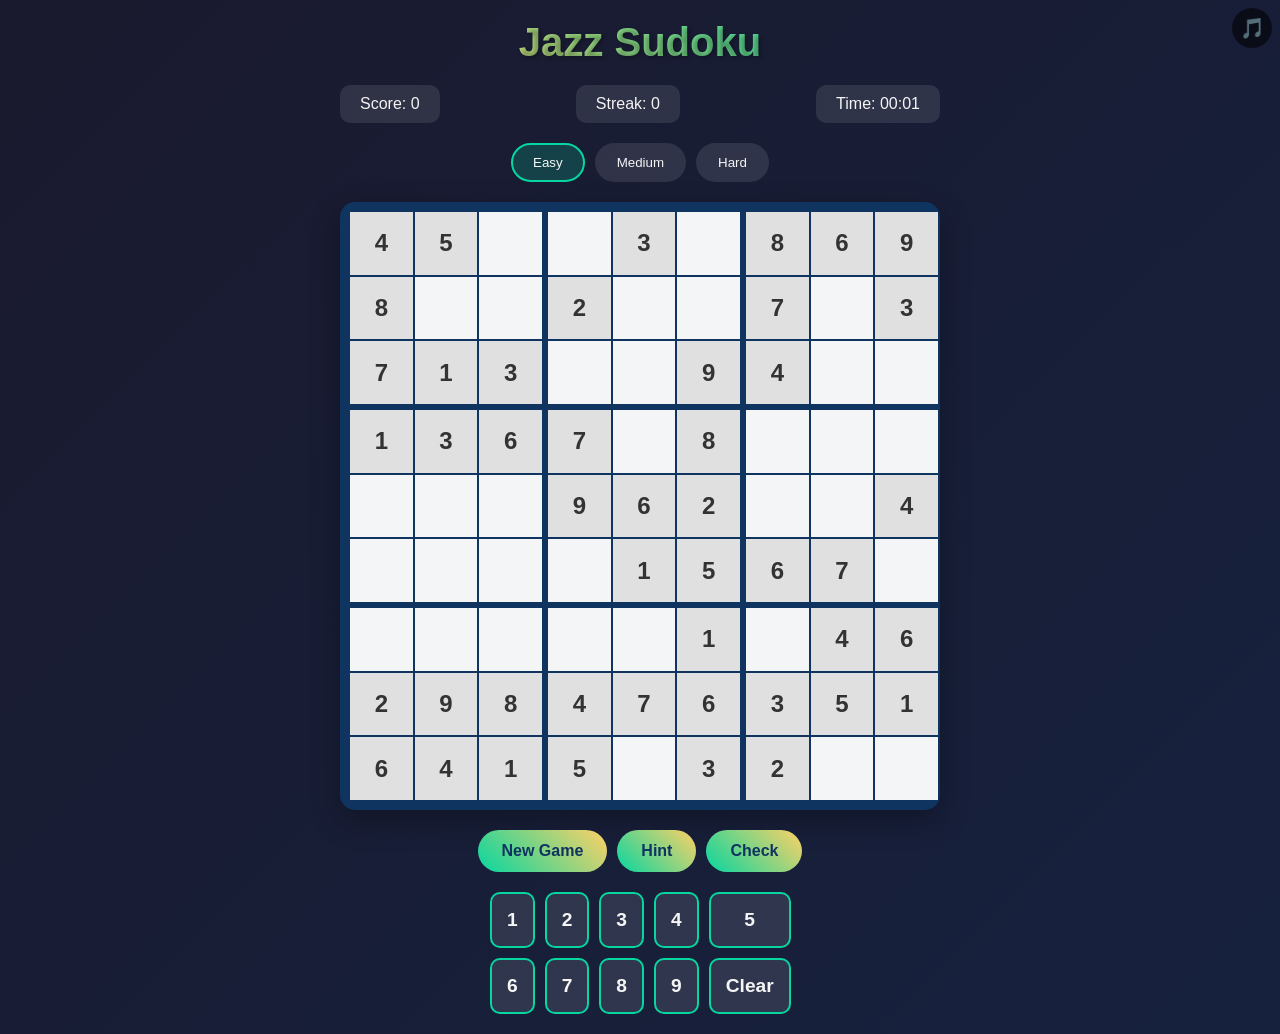
<file: games/glm-4-5-flash.html>
<!DOCTYPE html>
<html lang="en">
<head>
    <meta charset="UTF-8">
    <meta name="viewport" content="width=device-width, initial-scale=1.0">
    <title>Jazz Sudoku</title>
    <style>
        * {
            margin: 0;
            padding: 0;
            box-sizing: border-box;
        }

        body {
            font-family: 'Arial', sans-serif;
            background: linear-gradient(135deg, #1a1a2e 0%, #16213e 100%);
            color: #f5f5f5;
            min-height: 100vh;
            display: flex;
            flex-direction: column;
            align-items: center;
            padding: 20px;
        }

        .game-container {
            max-width: 600px;
            width: 100%;
        }

        h1 {
            text-align: center;
            margin-bottom: 20px;
            font-size: 2.5em;
            background: linear-gradient(45deg, #ffd166, #06d6a0);
            -webkit-background-clip: text;
            -webkit-text-fill-color: transparent;
            text-shadow: 2px 2px 4px rgba(0,0,0,0.3);
        }

        .game-info {
            display: flex;
            justify-content: space-between;
            margin-bottom: 20px;
            flex-wrap: wrap;
            gap: 10px;
        }

        .info-box {
            background: rgba(255, 255, 255, 0.1);
            padding: 10px 20px;
            border-radius: 10px;
            backdrop-filter: blur(10px);
        }

        .sudoku-grid {
            display: grid;
            grid-template-columns: repeat(9, 1fr);
            gap: 2px;
            background: #0f3460;
            padding: 10px;
            border-radius: 15px;
            margin-bottom: 20px;
            box-shadow: 0 10px 30px rgba(0,0,0,0.3);
        }

        .cell {
            aspect-ratio: 1;
            background: rgba(255, 255, 255, 0.95);
            border: none;
            font-size: 1.5em;
            font-weight: bold;
            color: #0f3460;
            cursor: pointer;
            transition: all 0.3s ease;
            display: flex;
            align-items: center;
            justify-content: center;
        }

        .cell:hover {
            background: #ffd166;
            transform: scale(1.05);
        }

        .cell.selected {
            background: #06d6a0;
            color: white;
        }

        .cell.fixed {
            background: #e0e0e0;
            color: #333;
            cursor: default;
        }

        .cell.fixed:hover {
            background: #e0e0e0;
            transform: none;
        }

        .cell.error {
            background: #ff6b6b;
            animation: shake 0.5s ease-in-out;
        }

        .cell.correct {
            background: #06d6a0;
            color: white;
            animation: pulse 0.5s ease-in-out;
        }

        /* Thick borders for 3x3 sections */
        .cell:nth-child(3n) {
            margin-right: 4px;
        }

        .cell:nth-child(n+19):nth-child(-n+27),
        .cell:nth-child(n+46):nth-child(-n+54) {
            margin-bottom: 4px;
        }

        @keyframes shake {
            0%, 100% { transform: translateX(0); }
            25% { transform: translateX(-5px); }
            75% { transform: translateX(5px); }
        }

        @keyframes pulse {
            0% { transform: scale(1); }
            50% { transform: scale(1.1); }
            100% { transform: scale(1); }
        }

        .controls {
            display: flex;
            justify-content: center;
            gap: 10px;
            margin-bottom: 20px;
            flex-wrap: wrap;
        }

        .btn {
            background: linear-gradient(45deg, #06d6a0, #ffd166);
            border: none;
            color: #0f3460;
            padding: 12px 24px;
            border-radius: 25px;
            font-weight: bold;
            cursor: pointer;
            transition: all 0.3s ease;
            font-size: 1em;
        }

        .btn:hover {
            transform: translateY(-2px);
            box-shadow: 0 5px 15px rgba(0,0,0,0.3);
        }

        .btn:active {
            transform: translateY(0);
        }

        .number-pad {
            display: grid;
            grid-template-columns: repeat(5, 1fr);
            gap: 10px;
            max-width: 300px;
            margin: 0 auto;
        }

        .number-btn {
            background: rgba(255, 255, 255, 0.1);
            border: 2px solid #06d6a0;
            color: #f5f5f5;
            padding: 15px;
            border-radius: 10px;
            font-size: 1.2em;
            font-weight: bold;
            cursor: pointer;
            transition: all 0.3s ease;
        }

        .number-btn:hover {
            background: #06d6a0;
            transform: scale(1.05);
        }

        .particle {
            position: fixed;
            pointer-events: none;
            font-size: 20px;
            color: #ffd166;
            animation: float-up 2s ease-out forwards;
            z-index: 1000;
        }

        @keyframes float-up {
            0% {
                opacity: 1;
                transform: translateY(0) scale(0.5);
            }
            100% {
                opacity: 0;
                transform: translateY(-100px) scale(1.5);
            }
        }

        .celebration {
            position: fixed;
            top: 50%;
            left: 50%;
            transform: translate(-50%, -50%);
            font-size: 3em;
            color: #ffd166;
            font-weight: bold;
            pointer-events: none;
            animation: celebrate 1s ease-out forwards;
            z-index: 1001;
        }

        @keyframes celebrate {
            0% {
                opacity: 0;
                transform: translate(-50%, -50%) scale(0.5);
            }
            50% {
                opacity: 1;
                transform: translate(-50%, -50%) scale(1.2);
            }
            100% {
                opacity: 0;
                transform: translate(-50%, -50%) scale(1);
            }
        }

        .difficulty-selector {
            display: flex;
            justify-content: center;
            gap: 10px;
            margin-bottom: 20px;
        }

        .difficulty-btn {
            background: rgba(255, 255, 255, 0.1);
            border: 2px solid transparent;
            color: #f5f5f5;
            padding: 10px 20px;
            border-radius: 20px;
            cursor: pointer;
            transition: all 0.3s ease;
        }

        .difficulty-btn.active {
            border-color: #06d6a0;
            background: rgba(6, 214, 160, 0.2);
        }

        @media (max-width: 600px) {
            .cell {
                font-size: 1.2em;
            }
            
            h1 {
                font-size: 2em;
            }
            
            .number-pad {
                gap: 5px;
            }
            
            .number-btn {
                padding: 10px;
                font-size: 1em;
            }
        }
    </style>
</head>
<body>
    <div class="game-container">
        <h1>Jazz Sudoku</h1>
        
        <div class="game-info">
            <div class="info-box">
                <span>Score: <span id="score">0</span></span>
            </div>
            <div class="info-box">
                <span>Streak: <span id="streak">0</span></span>
            </div>
            <div class="info-box">
                <span>Time: <span id="timer">00:00</span></span>
            </div>
        </div>

        <div class="difficulty-selector">
            <button class="difficulty-btn active" data-level="easy">Easy</button>
            <button class="difficulty-btn" data-level="medium">Medium</button>
            <button class="difficulty-btn" data-level="hard">Hard</button>
        </div>

        <div class="sudoku-grid" id="sudoku-grid"></div>

        <div class="controls">
            <button class="btn" id="new-game">New Game</button>
            <button class="btn" id="hint">Hint</button>
            <button class="btn" id="check">Check</button>
        </div>

        <div class="number-pad">
            <button class="number-btn" data-number="1">1</button>
            <button class="number-btn" data-number="2">2</button>
            <button class="number-btn" data-number="3">3</button>
            <button class="number-btn" data-number="4">4</button>
            <button class="number-btn" data-number="5">5</button>
            <button class="number-btn" data-number="6">6</button>
            <button class="number-btn" data-number="7">7</button>
            <button class="number-btn" data-number="8">8</button>
            <button class="number-btn" data-number="9">9</button>
            <button class="number-btn" data-number="0">Clear</button>
        </div>
    </div>

    <script>
        // [PP_CONFIG_INJECT]
        const GAME_CONFIG = {
            "theme": { "title": "Jazz Sudoku", "background": "#1a1a2e", "player": "#ffd166", "accent": "#06d6a0", "secondary": "#0f3460" },
            "moveSpeed": 240,        // numbers a player might tune (speed, gravity, spawnRate)
            "lives": 3,              // counts (lives, rounds, targets)
            "spawnRate": 1.0,
            "assets": { "player_sprite": null, "background_image": null }  // image slots (null = drawn procedurally)
        };
        if (typeof window !== 'undefined') { window.GAME_CONFIG = GAME_CONFIG; }
        // [/PP_CONFIG_INJECT]

        const TITLE = (GAME_CONFIG.theme && GAME_CONFIG.theme.title) || 'Jazz Sudoku';
        const BACKGROUND_COLOR = (GAME_CONFIG.theme && GAME_CONFIG.theme.background) || '#1a1a2e';
        const ACCENT_COLOR = (GAME_CONFIG.theme && GAME_CONFIG.theme.accent) || '#06d6a0';
        const PLAYER_COLOR = (GAME_CONFIG.theme && GAME_CONFIG.theme.player) || '#ffd166';
        const SECONDARY_COLOR = (GAME_CONFIG.theme && GAME_CONFIG.theme.secondary) || '#0f3460';

        class JazzSudoku {
            constructor() {
                this.grid = [];
                this.solution = [];
                this.selectedCell = null;
                this.score = 0;
                this.streak = 0;
                this.difficulty = 'easy';
                this.startTime = null;
                this.timerInterval = null;
                this.consecutiveCorrect = 0;
                
                this.initializeGame();
                this.setupEventListeners();
            }

            initializeGame() {
                this.generatePuzzle();
                this.renderGrid();
                this.startTimer();
            }

            generatePuzzle() {
                // Generate a complete valid Sudoku solution
                this.solution = this.generateCompleteSudoku();
                
                // Create the puzzle by removing numbers based on difficulty
                this.grid = JSON.parse(JSON.stringify(this.solution));
                const cellsToRemove = this.getCellsToRemove();
                
                for (let i = 0; i < cellsToRemove; i++) {
                    let row, col;
                    do {
                        row = Math.floor(Math.random() * 9);
                        col = Math.floor(Math.random() * 9);
                    } while (this.grid[row][col] === 0);
                    
                    this.grid[row][col] = 0;
                }
            }

            generateCompleteSudoku() {
                const board = Array(9).fill().map(() => Array(9).fill(0));
                
                // Fill the diagonal 3x3 boxes first
                for (let box = 0; box < 9; box += 3) {
                    this.fillBox(board, box, box);
                }
                
                // Fill remaining cells
                this.solveSudoku(board);
                return board;
            }

            fillBox(board, row, col) {
                const nums = [1, 2, 3, 4, 5, 6, 7, 8, 9];
                this.shuffle(nums);
                
                let index = 0;
                for (let i = 0; i < 3; i++) {
                    for (let j = 0; j < 3; j++) {
                        board[row + i][col + j] = nums[index++];
                    }
                }
            }

            shuffle(array) {
                for (let i = array.length - 1; i > 0; i--) {
                    const j = Math.floor(Math.random() * (i + 1));
                    [array[i], array[j]] = [array[j], array[i]];
                }
            }

            solveSudoku(board) {
                const emptyCell = this.findEmptyCell(board);
                if (!emptyCell) return true;
                
                const [row, col] = emptyCell;
                const nums = [1, 2, 3, 4, 5, 6, 7, 8, 9];
                this.shuffle(nums);
                
                for (const num of nums) {
                    if (this.isValidMove(board, row, col, num)) {
                        board[row][col] = num;
                        
                        if (this.solveSudoku(board)) {
                            return true;
                        }
                        
                        board[row][col] = 0;
                    }
                }
                
                return false;
            }

            findEmptyCell(board) {
                for (let row = 0; row < 9; row++) {
                    for (let col = 0; col < 9; col++) {
                        if (board[row][col] === 0) {
                            return [row, col];
                        }
                    }
                }
                return null;
            }

            isValidMove(board, row, col, num) {
                // Check row
                for (let x = 0; x < 9; x++) {
                    if (board[row][x] === num) return false;
                }
                
                // Check column
                for (let x = 0; x < 9; x++) {
                    if (board[x][col] === num) return false;
                }
                
                // Check 3x3 box
                const boxRow = Math.floor(row / 3) * 3;
                const boxCol = Math.floor(col / 3) * 3;
                
                for (let i = 0; i < 3; i++) {
                    for (let j = 0; j < 3; j++) {
                        if (board[boxRow + i][boxCol + j] === num) return false;
                    }
                }
                
                return true;
            }

            getCellsToRemove() {
                switch (this.difficulty) {
                    case 'easy': return 35;
                    case 'medium': return 45;
                    case 'hard': return 55;
                    default: return 35;
                }
            }

            renderGrid() {
                const gridElement = document.getElementById('sudoku-grid');
                gridElement.innerHTML = '';
                
                for (let row = 0; row < 9; row++) {
                    for (let col = 0; col < 9; col++) {
                        const cell = document.createElement('div');
                        cell.className = 'cell';
                        cell.dataset.row = row;
                        cell.dataset.col = col;
                        
                        if (this.grid[row][col] !== 0) {
                            cell.textContent = this.grid[row][col];
                            cell.classList.add('fixed');
                        }
                        
                        cell.addEventListener('click', () => this.selectCell(row, col));
                        gridElement.appendChild(cell);
                    }
                }
            }

            selectCell(row, col) {
                if (this.grid[row][col] !== 0) return;
                
                // Clear previous selection
                document.querySelectorAll('.cell').forEach(cell => {
                    cell.classList.remove('selected');
                });
                
                // Select new cell
                this.selectedCell = { row, col };
                const cellElement = document.querySelector(`[data-row="${row}"][data-col="${col}"]`);
                cellElement.classList.add('selected');
            }

            placeNumber(number) {
                if (!this.selectedCell) return;
                
                const { row, col } = this.selectedCell;
                const cellElement = document.querySelector(`[data-row="${row}"][data-col="${col}"]`);
                
                if (number === 0) {
                    // Clear the cell
                    cellElement.textContent = '';
                    cellElement.classList.remove('correct', 'error');
                } else {
                    // Place the number
                    cellElement.textContent = number;
                    
                    // Check if the move is correct
                    if (this.solution[row][col] === number) {
                        cellElement.classList.remove('error');
                        cellElement.classList.add('correct');
                        this.handleCorrectMove(row, col);
                    } else {
                        cellElement.classList.remove('correct');
                        cellElement.classList.add('error');
                        this.handleIncorrectMove();
                    }
                }
            }

            handleCorrectMove(row, col) {
                this.consecutiveCorrect++;
                this.streak++;
                this.score += 10 * this.consecutiveCorrect;
                this.updateScore();
                
                // Create particle effect
                this.createParticle(row, col);
                
                // Check if we completed any row, column, or box
                if (this.checkCompletion(row, col)) {
                    this.createCelebration();
                }
                
                // Play sound effect
                this.playSound('correct');
            }

            handleIncorrectMove() {
                this.consecutiveCorrect = 0;
                this.streak = 0;
                this.updateScore();
                this.playSound('error');
            }

            checkCompletion(row, col) {
                // Check row completion
                let rowComplete = true;
                for (let c = 0; c < 9; c++) {
                    if (this.grid[row][c] === 0 || this.solution[row][c] !== this.grid[row][c]) {
                        rowComplete = false;
                        break;
                    }
                }
                
                // Check column completion
                let colComplete = true;
                for (let r = 0; r < 9; r++) {
                    if (this.grid[r][col] === 0 || this.solution[r][col] !== this.grid[r][col]) {
                        colComplete = false;
                        break;
                    }
                }
                
                // Check box completion
                const boxRow = Math.floor(row / 3) * 3;
                const boxCol = Math.floor(col / 3) * 3;
                let boxComplete = true;
                
                for (let r = boxRow; r < boxRow + 3; r++) {
                    for (let c = boxCol; c < boxCol + 3; c++) {
                        if (this.grid[r][c] === 0 || this.solution[r][c] !== this.grid[r][c]) {
                            boxComplete = false;
                            break;
                        }
                    }
                    if (!boxComplete) break;
                }
                
                return rowComplete || colComplete || boxComplete;
            }

            createParticle(row, col) {
                const cellElement = document.querySelector(`[data-row="${row}"][data-col="${col}"]`);
                const rect = cellElement.getBoundingClientRect();
                
                const particle = document.createElement('div');
                particle.className = 'particle';
                particle.textContent = '♪';
                particle.style.left = rect.left + rect.width / 2 + 'px';
                particle.style.top = rect.top + 'px';
                
                document.body.appendChild(particle);
                
                setTimeout(() => {
                    particle.remove();
                }, 2000);
            }

            createCelebration() {
                const celebration = document.createElement('div');
                celebration.className = 'celebration';
                celebration.textContent = '🎵';
                document.body.appendChild(celebration);
                
                setTimeout(() => {
                    celebration.remove();
                }, 1000);
            }

            playSound(type) {
                // Create simple audio feedback using Web Audio API
                const audioContext = new (window.AudioContext || window.webkitAudioContext)();
                const oscillator = audioContext.createOscillator();
                const gainNode = audioContext.createGain();
                
                oscillator.connect(gainNode);
                gainNode.connect(audioContext.destination);
                
                if (type === 'correct') {
                    oscillator.frequency.setValueAtTime(523.25, audioContext.currentTime); // C5
                    oscillator.frequency.setValueAtTime(659.25, audioContext.currentTime + 0.1); // E5
                    oscillator.frequency.setValueAtTime(783.99, audioContext.currentTime + 0.2); // G5
                } else {
                    oscillator.frequency.setValueAtTime(200, audioContext.currentTime);
                    oscillator.frequency.setValueAtTime(150, audioContext.currentTime + 0.1);
                }
                
                gainNode.gain.setValueAtTime(0.1, audioContext.currentTime);
                gainNode.gain.exponentialRampToValueAtTime(0.01, audioContext.currentTime + 0.3);
                
                oscillator.start(audioContext.currentTime);
                oscillator.stop(audioContext.currentTime + 0.3);
            }

            updateScore() {
                document.getElementById('score').textContent = this.score;
                document.getElementById('streak').textContent = this.streak;
            }

            startTimer() {
                this.startTime = Date.now();
                this.timerInterval = setInterval(() => {
                    const elapsed = Math.floor((Date.now() - this.startTime) / 1000);
                    const minutes = Math.floor(elapsed / 60).toString().padStart(2, '0');
                    const seconds = (elapsed % 60).toString().padStart(2, '0');
                    document.getElementById('timer').textContent = `${minutes}:${seconds}`;
                }, 1000);
            }

            stopTimer() {
                if (this.timerInterval) {
                    clearInterval(this.timerInterval);
                    this.timerInterval = null;
                }
            }

            checkSolution() {
                let isComplete = true;
                let hasErrors = false;
                
                for (let row = 0; row < 9; row++) {
                    for (let col = 0; col < 9; col++) {
                        if (this.grid[row][col] === 0) {
                            isComplete = false;
                        } else if (this.grid[row][col] !== this.solution[row][col]) {
                            hasErrors = true;
                        }
                    }
                }
                
                if (hasErrors) {
                    this.showMessage('There are still some errors in your solution!');
                } else if (isComplete) {
                    this.stopTimer();
                    this.showMessage('Congratulations! You solved the puzzle!');
                    this.playSound('correct');
                    this.createCelebration();
                } else {
                    this.showMessage('Looking good so far! Keep going!');
                }
            }

            showMessage(message) {
                const messageElement = document.createElement('div');
                messageElement.style.cssText = `
                    position: fixed;
                    top: 20px;
                    left: 50%;
                    transform: translateX(-50%);
                    background: ${ACCENT_COLOR};
                    color: white;
                    padding: 15px 30px;
                    border-radius: 25px;
                    font-weight: bold;
                    z-index: 1000;
                    animation: slideDown 0.3s ease-out;
                `;
                messageElement.textContent = message;
                document.body.appendChild(messageElement);
                
                setTimeout(() => {
                    messageElement.remove();
                }, 3000);
            }

            giveHint() {
                // Find an empty cell and reveal its value
                const emptyCells = [];
                for (let row = 0; row < 9; row++) {
                    for (let col = 0; col < 9; col++) {
                        if (this.grid[row][col] === 0) {
                            emptyCells.push({ row, col });
                        }
                    }
                }
                
                if (emptyCells.length > 0) {
                    const randomCell = emptyCells[Math.floor(Math.random() * emptyCells.length)];
                    const { row, col } = randomCell;
                    
                    this.grid[row][col] = this.solution[row][col];
                    const cellElement = document.querySelector(`[data-row="${row}"][data-col="${col}"]`);
                    cellElement.textContent = this.solution[row][col];
                    cellElement.classList.add('correct');
                    
                    this.score = Math.max(0, this.score - 20);
                    this.updateScore();
                    this.showMessage('Hint used! -20 points');
                }
            }

            newGame() {
                this.stopTimer();
                this.score = 0;
                this.streak = 0;
                this.consecutiveCorrect = 0;
                this.selectedCell = null;
                this.updateScore();
                this.initializeGame();
            }

            setDifficulty(level) {
                this.difficulty = level;
                document.querySelectorAll('.difficulty-btn').forEach(btn => {
                    btn.classList.remove('active');
                });
                document.querySelector(`[data-level="${level}"]`).classList.add('active');
                this.newGame();
            }

            setupEventListeners() {
                // Number pad buttons
                document.querySelectorAll('.number-btn').forEach(btn => {
                    btn.addEventListener('click', () => {
                        const number = parseInt(btn.dataset.number);
                        this.placeNumber(number);
                    });
                });

                // Control buttons
                document.getElementById('new-game').addEventListener('click', () => this.newGame());
                document.getElementById('check').addEventListener('click', () => this.checkSolution());
                document.getElementById('hint').addEventListener('click', () => this.giveHint());

                // Difficulty buttons
                document.querySelectorAll('.difficulty-btn').forEach(btn => {
                    btn.addEventListener('click', () => {
                        this.setDifficulty(btn.dataset.level);
                    });
                });

                // Keyboard support
                document.addEventListener('keydown', (e) => {
                    if (e.key >= '1' && e.key <= '9') {
                        this.placeNumber(parseInt(e.key));
                    } else if (e.key === 'Delete' || e.key === 'Backspace' || e.key === '0') {
                        this.placeNumber(0);
                    } else if (e.key === 'ArrowUp' || e.key === 'ArrowDown' || e.key === 'ArrowLeft' || e.key === 'ArrowRight') {
                        this.handleArrowKeys(e.key);
                    }
                });
            }

            handleArrowKeys(key) {
                if (!this.selectedCell) return;
                
                let { row, col } = this.selectedCell;
                
                switch (key) {
                    case 'ArrowUp':
                        row = Math.max(0, row - 1);
                        break;
                    case 'ArrowDown':
                        row = Math.min(8, row + 1);
                        break;
                    case 'ArrowLeft':
                        col = Math.max(0, col - 1);
                        break;
                    case 'ArrowRight':
                        col = Math.min(8, col + 1);
                        break;
                }
                
                this.selectCell(row, col);
            }
        }

        // Initialize the game when the page loads
        window.addEventListener('DOMContentLoaded', () => {
            new JazzSudoku();
        });
    </script>
<audio id="pp-bgm" loop preload="metadata" src="audio/glm-4-5-flash.mp3"></audio><script id="pp-bgm-init">(function(){var a=document.getElementById("pp-bgm");if(!a)return;a.volume=0.3;var KEY="pp_bgm_muted";var muted=false;try{muted=localStorage.getItem(KEY)==="1";}catch(e){}a.muted=muted;var fired=false;function go(){if(fired)return;fired=true;if(a.muted)return;var r=a.play();if(r&&r.catch)r.catch(function(){});}try{if(!muted){var p=a.play();if(p&&p.then){p.then(function(){fired=true;}).catch(arm);}else{arm();}}else{arm();}}catch(e){arm();}function arm(){var ev=["pointerdown","keydown","touchstart"];var fn=function(){go();ev.forEach(function(e){document.removeEventListener(e,fn,true);});};ev.forEach(function(e){document.addEventListener(e,fn,{once:true,capture:true});});}})();</script><button id="pp-bgm-mute" type="button" aria-label="Toggle music" style="position:fixed;top:8px;right:8px;z-index:2147483647;width:40px;height:40px;border:none;border-radius:50%;background:rgba(0,0,0,0.55);color:#fff;font-size:20px;line-height:40px;padding:0;cursor:pointer;-webkit-tap-highlight-color:transparent;">🎵</button><script id="pp-bgm-mute-init">(function(){var a=document.getElementById("pp-bgm");var b=document.getElementById("pp-bgm-mute");if(!a||!b)return;var KEY="pp_bgm_muted";function render(){b.textContent=a.muted?"\uD83D\uDD07":"\uD83C\uDFB5";}render();b.addEventListener("click",function(e){e.stopPropagation();a.muted=!a.muted;try{localStorage.setItem(KEY,a.muted?"1":"0");}catch(err){}if(!a.muted){var r=a.play();if(r&&r.catch)r.catch(function(){});}else{try{a.pause();}catch(err){}}render();});})();</script>
</body>
</html>
</file>
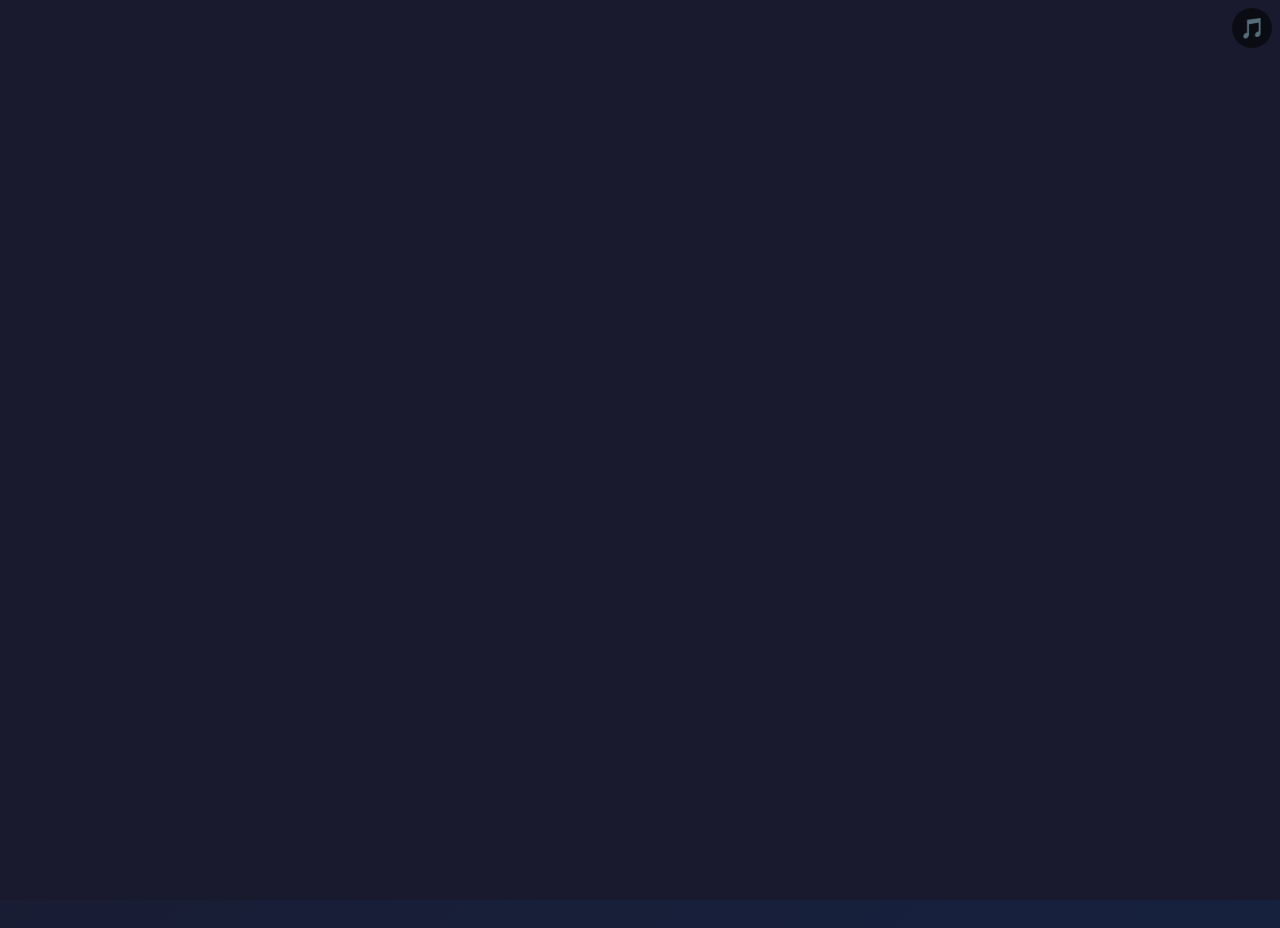
<file: games/glm-4-5.html>
<!DOCTYPE html>
<html lang="en">
<head>
    <meta charset="UTF-8">
    <meta name="viewport" content="width=device-width, initial-scale=1.0">
    <title>Jazz Numbers</title>
    <style>
        * {
            margin: 0;
            padding: 0;
            box-sizing: border-box;
        }

        body {
            font-family: 'Arial', sans-serif;
            background: linear-gradient(135deg, #1a1a2e, #16213e);
            color: #fff;
            min-height: 100vh;
            display: flex;
            flex-direction: column;
            align-items: center;
            padding: 20px;
            overflow-x: hidden;
        }

        .game-container {
            max-width: 600px;
            width: 100%;
            position: relative;
        }

        h1 {
            text-align: center;
            margin-bottom: 20px;
            font-size: 2.5rem;
            color: #ffd700;
            text-shadow: 2px 2px 4px rgba(0, 0, 0, 0.5);
            letter-spacing: 2px;
        }

        .controls {
            display: flex;
            justify-content: space-between;
            align-items: center;
            margin-bottom: 20px;
            flex-wrap: wrap;
            gap: 10px;
        }

        .difficulty-selector {
            display: flex;
            gap: 10px;
        }

        .difficulty-btn {
            padding: 8px 16px;
            background: rgba(255, 215, 0, 0.2);
            border: 2px solid #ffd700;
            color: #ffd700;
            cursor: pointer;
            border-radius: 5px;
            font-weight: bold;
            transition: all 0.3s;
        }

        .difficulty-btn:hover {
            background: rgba(255, 215, 0, 0.4);
            transform: scale(1.05);
        }

        .difficulty-btn.active {
            background: #ffd700;
            color: #1a1a2e;
        }

        .timer {
            font-size: 1.2rem;
            color: #ffd700;
            font-weight: bold;
        }

        .game-actions {
            display: flex;
            gap: 10px;
        }

        .action-btn {
            padding: 8px 16px;
            background: rgba(106, 90, 205, 0.8);
            border: none;
            color: #fff;
            cursor: pointer;
            border-radius: 5px;
            font-weight: bold;
            transition: all 0.3s;
        }

        .action-btn:hover {
            background: rgba(106, 90, 205, 1);
            transform: scale(1.05);
        }

        .sudoku-container {
            position: relative;
            background: rgba(0, 0, 0, 0.3);
            padding: 20px;
            border-radius: 10px;
            box-shadow: 0 0 20px rgba(255, 215, 0, 0.3);
            margin-bottom: 20px;
        }

        .sudoku-grid {
            display: grid;
            grid-template-columns: repeat(9, 1fr);
            gap: 1px;
            background: #ffd700;
            border: 3px solid #ffd700;
            max-width: 450px;
            margin: 0 auto;
        }

        .cell {
            aspect-ratio: 1;
            background: #0f3460;
            display: flex;
            align-items: center;
            justify-content: center;
            font-size: 1.5rem;
            font-weight: bold;
            cursor: pointer;
            transition: all 0.3s;
            position: relative;
            color: #fff;
        }

        .cell:hover {
            background: rgba(106, 90, 205, 0.8);
        }

        .cell.selected {
            background: rgba(255, 215, 0, 0.3);
            box-shadow: inset 0 0 0 2px #ffd700;
        }

        .cell.fixed {
            background: #1a1a2e;
            color: #ffd700;
            cursor: default;
        }

        .cell.error {
            animation: shake 0.5s;
            background: rgba(255, 0, 0, 0.3);
        }

        .cell.correct {
            animation: pulse 0.5s;
        }

        .cell:nth-child(3n):not(:nth-child(9n)) {
            border-right: 2px solid #ffd700;
        }

        .cell:nth-child(n+19):nth-child(-n+27),
        .cell:nth-child(n+46):nth-child(-n+54) {
            border-bottom: 2px solid #ffd700;
        }

        @keyframes shake {
            0%, 100% { transform: translateX(0); }
            25% { transform: translateX(-5px); }
            75% { transform: translateX(5px); }
        }

        @keyframes pulse {
            0% { transform: scale(1); }
            50% { transform: scale(1.1); }
            100% { transform: scale(1); }
        }

        .number-pad {
            display: grid;
            grid-template-columns: repeat(5, 1fr);
            gap: 10px;
            max-width: 300px;
            margin: 0 auto 20px;
        }

        .number-btn {
            aspect-ratio: 1;
            background: rgba(106, 90, 205, 0.8);
            border: none;
            color: #fff;
            font-size: 1.5rem;
            font-weight: bold;
            cursor: pointer;
            border-radius: 10px;
            transition: all 0.3s;
        }

        .number-btn:hover {
            background: rgba(106, 90, 205, 1);
            transform: scale(1.05);
        }

        .number-btn.clear {
            background: rgba(220, 20, 60, 0.8);
            grid-column: span 2;
        }

        .number-btn.clear:hover {
            background: rgba(220, 20, 60, 1);
        }

        #canvas {
            position: fixed;
            top: 0;
            left: 0;
            pointer-events: none;
            z-index: 1000;
        }

        .message {
            position: fixed;
            top: 50%;
            left: 50%;
            transform: translate(-50%, -50%);
            background: rgba(0, 0, 0, 0.9);
            padding: 30px;
            border-radius: 15px;
            border: 3px solid #ffd700;
            text-align: center;
            z-index: 2000;
            display: none;
        }

        .message h2 {
            color: #ffd700;
            margin-bottom: 15px;
        }

        .message button {
            padding: 10px 20px;
            background: #ffd700;
            border: none;
            color: #1a1a2e;
            font-weight: bold;
            cursor: pointer;
            border-radius: 5px;
            margin-top: 15px;
        }

        @media (max-width: 600px) {
            h1 {
                font-size: 2rem;
            }
            
            .cell {
                font-size: 1.2rem;
            }
            
            .controls {
                justify-content: center;
            }
        }
    </style>
</head>
<body>
    <div class="game-container">
        <h1>Jazz Numbers</h1>
        
        <div class="controls">
            <div class="difficulty-selector">
                <button class="difficulty-btn active" data-level="easy">Easy</button>
                <button class="difficulty-btn" data-level="medium">Medium</button>
                <button class="difficulty-btn" data-level="hard">Hard</button>
            </div>
            
            <div class="timer">00:00</div>
            
            <div class="game-actions">
                <button class="action-btn" id="hint-btn">Hint</button>
                <button class="action-btn" id="new-game-btn">New Game</button>
            </div>
        </div>
        
        <div class="sudoku-container">
            <div class="sudoku-grid" id="sudoku-grid"></div>
        </div>
        
        <div class="number-pad">
            <button class="number-btn" data-number="1">1</button>
            <button class="number-btn" data-number="2">2</button>
            <button class="number-btn" data-number="3">3</button>
            <button class="number-btn" data-number="4">4</button>
            <button class="number-btn" data-number="5">5</button>
            <button class="number-btn" data-number="6">6</button>
            <button class="number-btn" data-number="7">7</button>
            <button class="number-btn" data-number="8">8</button>
            <button class="number-btn" data-number="9">9</button>
            <button class="number-btn clear" data-number="0">Clear</button>
        </div>
    </div>
    
    <canvas id="canvas"></canvas>
    
    <div class="message" id="win-message">
        <h2>Congratulations!</h2>
        <p>You've completed the puzzle!</p>
        <p id="final-time"></p>
        <button id="play-again-btn">Play Again</button>
    </div>

    <script>
        // [PP_CONFIG_INJECT]
        const GAME_CONFIG = {
            "theme": { "title": "Jazz Numbers", "background": "#1a1a2e", "player": "#ffd700", "accent": "#6a5acd" },
            "easyCells": 45,        // numbers a player might tune (cells to show for easy)
            "mediumCells": 35,      // cells to show for medium
            "hardCells": 25,        // cells to show for hard
            "particleSpeed": 2,     // animation speed
            "hintLimit": 3,         // maximum hints allowed
            "assets": { "background_image": null, "note_sprite": null }  // image slots
        };
        if (typeof window !== 'undefined') { window.GAME_CONFIG = GAME_CONFIG; }
        // [/PP_CONFIG_INJECT]

        // CONSTANTS
        const TITLE = (GAME_CONFIG.theme && GAME_CONFIG.theme.title) || 'Jazz Numbers';
        const BACKGROUND_COLOR = (GAME_CONFIG.theme && GAME_CONFIG.theme.background) || '#1a1a2e';
        const PLAYER_COLOR = (GAME_CONFIG.theme && GAME_CONFIG.theme.player) || '#ffd700';
        const ACCENT_COLOR = (GAME_CONFIG.theme && GAME_CONFIG.theme.accent) || '#6a5acd';
        const EASY_CELLS = GAME_CONFIG.easyCells || 45;
        const MEDIUM_CELLS = GAME_CONFIG.mediumCells || 35;
        const HARD_CELLS = GAME_CONFIG.hardCells || 25;
        const PARTICLE_SPEED = GAME_CONFIG.particleSpeed || 2;
        const HINT_LIMIT = GAME_CONFIG.hintLimit || 3;

        // Game state
        let grid = [];
        let solution = [];
        let selectedCell = null;
        let difficulty = 'easy';
        let timer = 0;
        let timerInterval = null;
        let hintsUsed = 0;
        let gameCompleted = false;

        // Canvas setup
        const canvas = document.getElementById('canvas');
        const ctx = canvas.getContext('2d');
        let particles = [];

        // Background image
        const bgImg = new Image();
        if (GAME_CONFIG.assets && GAME_CONFIG.assets.background_image) {
            bgImg.src = GAME_CONFIG.assets.background_image;
        }

        // Note sprite
        const noteImg = new Image();
        if (GAME_CONFIG.assets && GAME_CONFIG.assets.note_sprite) {
            noteImg.src = GAME_CONFIG.assets.note_sprite;
        }

        // Initialize canvas
        function resizeCanvas() {
            canvas.width = window.innerWidth;
            canvas.height = window.innerHeight;
        }
        resizeCanvas();
        window.addEventListener('resize', resizeCanvas);

        // Particle class for visual effects
        class Particle {
            constructor(x, y, type = 'note') {
                this.x = x;
                this.y = y;
                this.type = type;
                this.size = Math.random() * 20 + 10;
                this.speedX = (Math.random() - 0.5) * 2;
                this.speedY = -Math.random() * 3 - 1;
                this.life = 1;
                this.decay = Math.random() * 0.02 + 0.01;
                this.color = type === 'note' ? PLAYER_COLOR : '#ff6b6b';
            }

            update() {
                this.x += this.speedX;
                this.y += this.speedY * PARTICLE_SPEED;
                this.life -= this.decay;
                this.size *= 0.98;
            }

            draw() {
                ctx.save();
                ctx.globalAlpha = this.life;
                
                if (this.type === 'note' && noteImg.complete && noteImg.naturalWidth) {
                    ctx.drawImage(noteImg, this.x - this.size/2, this.y - this.size/2, this.size, this.size);
                } else {
                    // Draw musical note shape
                    ctx.fillStyle = this.color;
                    ctx.beginPath();
                    ctx.arc(this.x, this.y, this.size/2, 0, Math.PI * 2);
                    ctx.fill();
                    
                    // Note stem
                    ctx.fillRect(this.x + this.size/2 - 2, this.y - this.size, 4, this.size);
                }
                
                ctx.restore();
            }
        }

        // Create particles
        function createParticles(x, y, count = 10, type = 'note') {
            for (let i = 0; i < count; i++) {
                particles.push(new Particle(x, y, type));
            }
        }

        // Animation loop
        function animate() {
            // Draw background
            if (bgImg.complete && bgImg.naturalWidth) {
                ctx.drawImage(bgImg, 0, 0, canvas.width, canvas.height);
            } else {
                ctx.fillStyle = BACKGROUND_COLOR;
                ctx.fillRect(0, 0, canvas.width, canvas.height);
            }
            
            // Update and draw particles
            particles = particles.filter(particle => {
                particle.update();
                particle.draw();
                return particle.life > 0;
            });
            
            requestAnimationFrame(animate);
        }
        animate();

        // Sudoku generation functions
        function generateSudoku() {
            // Create empty grid
            grid = Array(9).fill().map(() => Array(9).fill(0));
            solution = Array(9).fill().map(() => Array(9).fill(0));
            
            // Fill solution grid
            fillGrid(solution);
            
            // Copy solution to grid
            for (let i = 0; i < 9; i++) {
                for (let j = 0; j < 9; j++) {
                    grid[i][j] = solution[i][j];
                }
            }
            
            // Remove numbers based on difficulty
            let cellsToShow;
            switch (difficulty) {
                case 'easy': cellsToShow = EASY_CELLS; break;
                case 'medium': cellsToShow = MEDIUM_CELLS; break;
                case 'hard': cellsToShow = HARD_CELLS; break;
                default: cellsToShow = EASY_CELLS;
            }
            
            let cellsToRemove = 81 - cellsToShow;
            while (cellsToRemove > 0) {
                let row = Math.floor(Math.random() * 9);
                let col = Math.floor(Math.random() * 9);
                if (grid[row][col] !== 0) {
                    grid[row][col] = 0;
                    cellsToRemove--;
                }
            }
        }

        function fillGrid(board) {
            for (let row = 0; row < 9; row++) {
                for (let col = 0; col < 9; col++) {
                    if (board[row][col] === 0) {
                        let numbers = shuffle([1, 2, 3, 4, 5, 6, 7, 8, 9]);
                        for (let num of numbers) {
                            if (isValidMove(board, row, col, num)) {
                                board[row][col] = num;
                                if (fillGrid(board)) {
                                    return true;
                                }
                                board[row][col] = 0;
                            }
                        }
                        return false;
                    }
                }
            }
            return true;
        }

        function isValidMove(board, row, col, num) {
            // Check row
            for (let x = 0; x < 9; x++) {
                if (board[row][x] === num) return false;
            }
            
            // Check column
            for (let x = 0; x < 9; x++) {
                if (board[x][col] === num) return false;
            }
            
            // Check 3x3 box
            let boxRow = Math.floor(row / 3) * 3;
            let boxCol = Math.floor(col / 3) * 3;
            for (let i = 0; i < 3; i++) {
                for (let j = 0; j < 3; j++) {
                    if (board[boxRow + i][boxCol + j] === num) return false;
                }
            }
            
            return true;
        }

        function shuffle(array) {
            let arr = [...array];
            for (let i = arr.length - 1; i > 0; i--) {
                let j = Math.floor(Math.random() * (i + 1));
                [arr[i], arr[j]] = [arr[j], arr[i]];
            }
            return arr;
        }

        // Render functions
        function renderGrid() {
            const gridElement = document.getElementById('sudoku-grid');
            gridElement.innerHTML = '';
            
            for (let row = 0; row < 9; row++) {
                for (let col = 0; col < 9; col++) {
                    const cell = document.createElement('div');
                    cell.className = 'cell';
                    cell.dataset.row = row;
                    cell.dataset.col = col;
                    
                    if (grid[row][col] !== 0) {
                        cell.textContent = grid[row][col];
                        if (isOriginalCell(row, col)) {
                            cell.classList.add('fixed');
                        }
                    }
                    
                    cell.addEventListener('click', () => selectCell(row, col));
                    gridElement.appendChild(cell);
                }
            }
        }

        function isOriginalCell(row, col) {
            // This would need to be implemented if we want to track original cells
            // For now, we'll assume non-zero cells in the initial grid are fixed
            return grid[row][col] !== 0 && solution[row][col] === grid[row][col];
        }

        function selectCell(row, col) {
            if (gameCompleted) return;
            
            // Remove previous selection
            document.querySelectorAll('.cell').forEach(cell => {
                cell.classList.remove('selected');
            });
            
            // Select new cell
            selectedCell = { row, col };
            const cellElement = document.querySelector(`[data-row="${row}"][data-col="${col}"]`);
            cellElement.classList.add('selected');
        }

        // Game functions
        function makeMove(number) {
            if (!selectedCell || gameCompleted) return;
            
            const { row, col } = selectedCell;
            const cellElement = document.querySelector(`[data-row="${row}"][data-col="${col}"]`);
            
            // Don't allow changes to fixed cells
            if (cellElement.classList.contains('fixed')) return;
            
            if (number === 0) {
                // Clear cell
                grid[row][col] = 0;
                cellElement.textContent = '';
                cellElement.classList.remove('error', 'correct');
            } else {
                // Check if move is valid
                if (isValidMove(grid, row, col, number)) {
                    grid[row][col] = number;
                    cellElement.textContent = number;
                    cellElement.classList.remove('error');
                    cellElement.classList.add('correct');
                    
                    // Create success particles
                    const rect = cellElement.getBoundingClientRect();
                    createParticles(rect.left + rect.width/2, rect.top + rect.height/2, 5);
                    
                    // Check if puzzle is complete
                    if (isPuzzleComplete()) {
                        gameWon();
                    }
                } else {
                    // Invalid move
                    cellElement.classList.add('error');
                    setTimeout(() => cellElement.classList.remove('error'), 500);
                }
            }
        }

        function isPuzzleComplete() {
            for (let row = 0; row < 9; row++) {
                for (let col = 0; col < 9; col++) {
                    if (grid[row][col] === 0) return false;
                    if (grid[row][col] !== solution[row][col]) return false;
                }
            }
            return true;
        }

        function gameWon() {
            gameCompleted = true;
            clearInterval(timerInterval);
            
            // Create celebration particles
            for (let i = 0; i < 50; i++) {
                setTimeout(() => {
                    createParticles(
                        Math.random() * window.innerWidth,
                        Math.random() * window.innerHeight,
                        3,
                        'confetti'
                    );
                }, i * 50);
            }
            
            // Show win message
            document.getElementById('final-time').textContent = `Time: ${formatTime(timer)}`;
            document.getElementById('win-message').style.display = 'block';
        }

        function giveHint() {
            if (hintsUsed >= HINT_LIMIT || gameCompleted) return;
            
            // Find empty cells
            const emptyCells = [];
            for (let row = 0; row < 9; row++) {
                for (let col = 0; col < 9; col++) {
                    if (grid[row][col] === 0) {
                        emptyCells.push({ row, col });
                    }
                }
            }
            
            if (emptyCells.length === 0) return;
            
            // Select random empty cell
            const randomCell = emptyCells[Math.floor(Math.random() * emptyCells.length)];
            const { row, col } = randomCell;
            
            // Fill with correct answer
            grid[row][col] = solution[row][col];
            const cellElement = document.querySelector(`[data-row="${row}"][data-col="${col}"]`);
            cellElement.textContent = solution[row][col];
            cellElement.classList.add('correct');
            
            // Create hint particles
            const rect = cellElement.getBoundingClientRect();
            createParticles(rect.left + rect.width/2, rect.top + rect.height/2, 8);
            
            hintsUsed++;
            
            // Check if puzzle is complete
            if (isPuzzleComplete()) {
                gameWon();
            }
        }

        // Timer functions
        function startTimer() {
            timer = 0;
            clearInterval(timerInterval);
            timerInterval = setInterval(() => {
                timer++;
                document.querySelector('.timer').textContent = formatTime(timer);
            }, 1000);
        }

        function formatTime(seconds) {
            const mins = Math.floor(seconds / 60);
            const secs = seconds % 60;
            return `${mins.toString().padStart(2, '0')}:${secs.toString().padStart(2, '0')}`;
        }

        // New game
        function newGame() {
            gameCompleted = false;
            hintsUsed = 0;
            selectedCell = null;
            generateSudoku();
            renderGrid();
            startTimer();
            document.getElementById('win-message').style.display = 'none';
        }

        // Event listeners
        document.addEventListener('DOMContentLoaded', () => {
            // Difficulty buttons
            document.querySelectorAll('.difficulty-btn').forEach(btn => {
                btn.addEventListener('click', () => {
                    document.querySelectorAll('.difficulty-btn').forEach(b => b.classList.remove('active'));
                    btn.classList.add('active');
                    difficulty = btn.dataset.level;
                    newGame();
                });
            });
            
            // Number pad
            document.querySelectorAll('.number-btn').forEach(btn => {
                btn.addEventListener('click', () => {
                    const number = parseInt(btn.dataset.number);
                    makeMove(number);
                });
            });
            
            // Keyboard input
            document.addEventListener('keydown', (e) => {
                if (e.key >= '1' && e.key <= '9') {
                    makeMove(parseInt(e.key));
                } else if (e.key === 'Delete' || e.key === 'Backspace' || e.key === '0') {
                    makeMove(0);
                }
            });
            
            // Action buttons
            document.getElementById('hint-btn').addEventListener('click', giveHint);
            document.getElementById('new-game-btn').addEventListener('click', newGame);
            document.getElementById('play-again-btn').addEventListener('click', newGame);
            
            // Initialize game
            newGame();
        });
    </script>
<audio id="pp-bgm" loop preload="metadata" src="audio/glm-4-5.mp3"></audio><script id="pp-bgm-init">(function(){var a=document.getElementById("pp-bgm");if(!a)return;a.volume=0.3;var KEY="pp_bgm_muted";var muted=false;try{muted=localStorage.getItem(KEY)==="1";}catch(e){}a.muted=muted;var fired=false;function go(){if(fired)return;fired=true;if(a.muted)return;var r=a.play();if(r&&r.catch)r.catch(function(){});}try{if(!muted){var p=a.play();if(p&&p.then){p.then(function(){fired=true;}).catch(arm);}else{arm();}}else{arm();}}catch(e){arm();}function arm(){var ev=["pointerdown","keydown","touchstart"];var fn=function(){go();ev.forEach(function(e){document.removeEventListener(e,fn,true);});};ev.forEach(function(e){document.addEventListener(e,fn,{once:true,capture:true});});}})();</script><button id="pp-bgm-mute" type="button" aria-label="Toggle music" style="position:fixed;top:8px;right:8px;z-index:2147483647;width:40px;height:40px;border:none;border-radius:50%;background:rgba(0,0,0,0.55);color:#fff;font-size:20px;line-height:40px;padding:0;cursor:pointer;-webkit-tap-highlight-color:transparent;">🎵</button><script id="pp-bgm-mute-init">(function(){var a=document.getElementById("pp-bgm");var b=document.getElementById("pp-bgm-mute");if(!a||!b)return;var KEY="pp_bgm_muted";function render(){b.textContent=a.muted?"\uD83D\uDD07":"\uD83C\uDFB5";}render();b.addEventListener("click",function(e){e.stopPropagation();a.muted=!a.muted;try{localStorage.setItem(KEY,a.muted?"1":"0");}catch(err){}if(!a.muted){var r=a.play();if(r&&r.catch)r.catch(function(){});}else{try{a.pause();}catch(err){}}render();});})();</script>
</body>
</html>
</file>
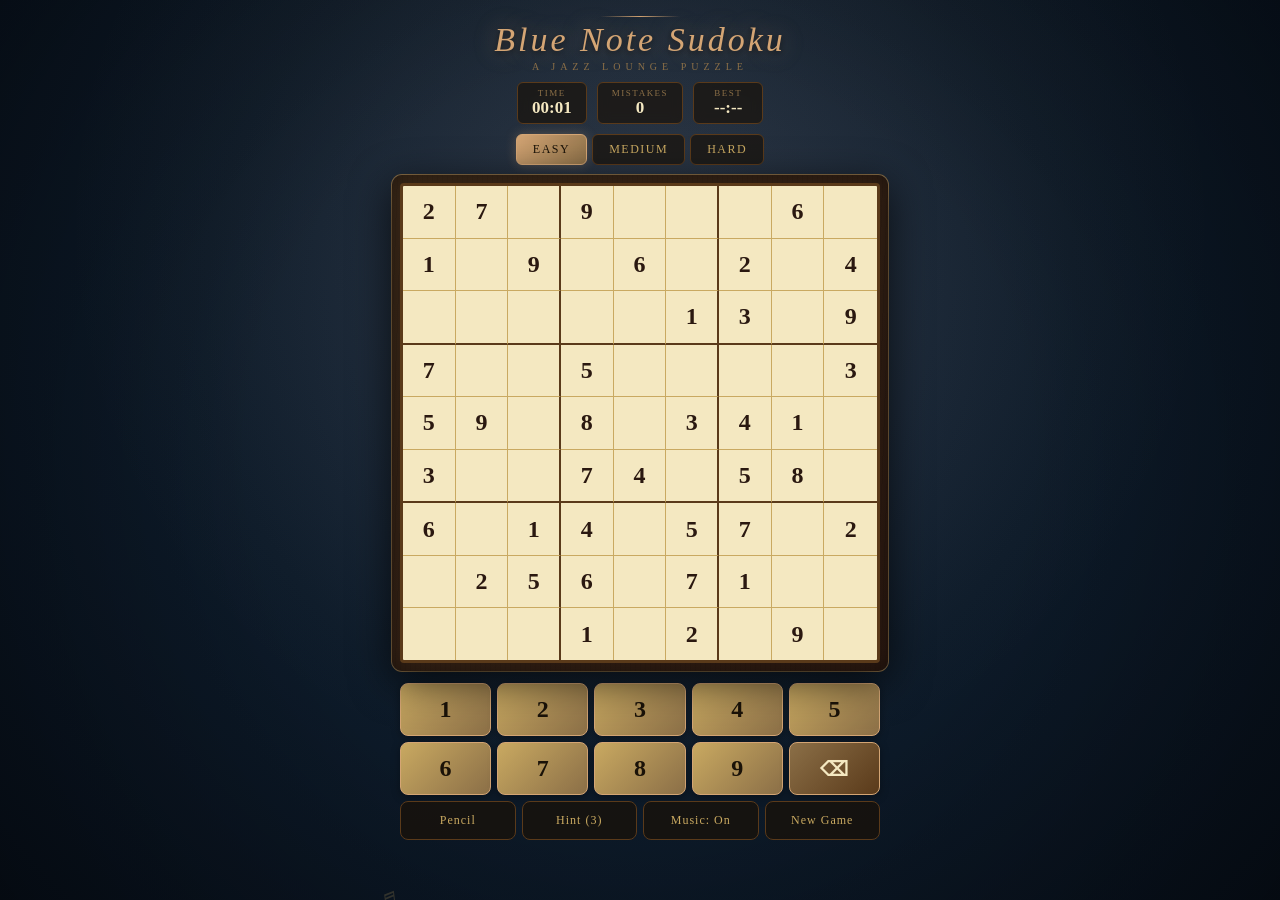
<file: games/glm-5-2.html>
<!DOCTYPE html>
<html lang="en">
<head>
<meta charset="UTF-8">
<meta name="viewport" content="width=device-width, initial-scale=1.0, maximum-scale=1.0, user-scalable=no">
<title>Blue Note Sudoku</title>
<style>
  * { box-sizing: border-box; margin: 0; padding: 0; }

  body {
    font-family: Georgia, 'Times New Roman', serif;
    background: #0d1b2a;
    color: #f4e8c1;
    min-height: 100vh;
    overflow-x: hidden;
    -webkit-tap-highlight-color: transparent;
  }

  #bg-canvas {
    position: fixed;
    top: 0; left: 0;
    width: 100vw;
    height: 100vh;
    z-index: 0;
  }

  .game-container {
    position: relative;
    z-index: 1;
    display: flex;
    flex-direction: column;
    align-items: center;
    padding: 10px 12px 24px;
    min-height: 100vh;
  }

  .title-line {
    width: 80px;
    height: 1px;
    background: linear-gradient(90deg, transparent, #d4a574, transparent);
    margin: 6px 0 2px;
  }

  h1 {
    color: #d4a574;
    font-size: clamp(22px, 5.5vw, 34px);
    margin: 2px 0 2px;
    letter-spacing: 3px;
    text-shadow: 0 0 24px rgba(212,165,116,0.4), 0 2px 6px rgba(0,0,0,0.6);
    font-weight: normal;
    font-style: italic;
  }

  .subtitle {
    color: #8b6f47;
    font-size: 10px;
    letter-spacing: 5px;
    margin-bottom: 10px;
    text-transform: uppercase;
  }

  .stats {
    display: flex;
    gap: 10px;
    margin-bottom: 10px;
    flex-wrap: wrap;
    justify-content: center;
  }

  .stat {
    background: rgba(26,18,8,0.65);
    border: 1px solid #5a3a1a;
    border-radius: 6px;
    padding: 5px 14px;
    text-align: center;
    backdrop-filter: blur(6px);
    min-width: 70px;
  }

  .stat-label {
    color: #8b6f47;
    font-size: 9px;
    text-transform: uppercase;
    letter-spacing: 1.5px;
    display: block;
  }

  .stat-value {
    color: #f4e8c1;
    font-size: 17px;
    font-weight: bold;
  }

  .difficulty {
    display: flex;
    gap: 5px;
    margin-bottom: 10px;
  }

  .diff-btn {
    background: rgba(26,18,8,0.65);
    border: 1px solid #5a3a1a;
    color: #c9a961;
    padding: 7px 16px;
    border-radius: 6px;
    cursor: pointer;
    font-family: inherit;
    font-size: 12px;
    letter-spacing: 1.5px;
    text-transform: uppercase;
    transition: all 0.2s;
  }

  .diff-btn.active {
    background: linear-gradient(135deg, #d4a574, #8b6f47);
    color: #1a1208;
    border-color: #d4a574;
    box-shadow: 0 0 12px rgba(212,165,116,0.3);
  }

  .board-wrapper {
    position: relative;
    padding: 8px;
    border-radius: 10px;
    background:
      repeating-linear-gradient(92deg, rgba(0,0,0,0.06) 0, rgba(0,0,0,0.06) 1px, transparent 1px, transparent 5px),
      linear-gradient(135deg, #3a2818, #2a1810);
    box-shadow:
      0 10px 40px rgba(0,0,0,0.7),
      0 0 0 1px #8b6f47,
      inset 0 0 24px rgba(0,0,0,0.4);
  }

  .board {
    display: grid;
    grid-template-columns: repeat(9, 1fr);
    width: min(92vw, 480px);
    height: min(92vw, 480px);
    background: #5a3a1a;
    border: 3px solid #5a3a1a;
    border-radius: 4px;
    overflow: hidden;
  }

  .cell {
    background: #f4e8c1;
    display: flex;
    align-items: center;
    justify-content: center;
    font-size: clamp(15px, 4vw, 24px);
    color: #5a3a1a;
    cursor: pointer;
    position: relative;
    user-select: none;
    transition: background 0.15s;
    font-family: Georgia, serif;
    border-right: 1px solid #c9a961;
    border-bottom: 1px solid #c9a961;
  }

  .cell[data-col="8"] { border-right: none; }
  .cell[data-row="8"] { border-bottom: none; }
  .cell.box-right { border-right: 2px solid #5a3a1a; }
  .cell.box-bottom { border-bottom: 2px solid #5a3a1a; }

  .cell.given { color: #2a1810; font-weight: bold; }
  .cell.player { color: #b8860b; }

  .cell.related { background: #e0d4a8; }
  .cell.same-number { background: #f0c878; }
  .cell.selected {
    background: #ffd166 !important;
    box-shadow: inset 0 0 14px rgba(255,200,80,0.6);
    z-index: 2;
  }
  .cell.error {
    background: #f0c0c0 !important;
    color: #8b3a3a !important;
  }

  .cell.flash { animation: cellFlash 0.6s ease-out; }
  @keyframes cellFlash {
    0% { box-shadow: inset 0 0 18px 5px rgba(255,209,102,0.9); }
    100% { box-shadow: inset 0 0 0 0 rgba(255,209,102,0); }
  }

  .pencil-marks {
    display: grid;
    grid-template-columns: repeat(3,1fr);
    grid-template-rows: repeat(3,1fr);
    width: 100%; height: 100%;
    font-size: clamp(7px, 1.5vw, 10px);
    color: #8b6f47;
    font-weight: normal;
  }
  .pencil-marks span {
    display: flex; align-items: center; justify-content: center;
  }

  .numpad {
    display: grid;
    grid-template-columns: repeat(5, 1fr);
    gap: 6px;
    margin-top: 12px;
    width: min(92vw, 480px);
  }

  .num-btn {
    background: linear-gradient(135deg, #c9a961, #8b6f47);
    color: #1a1208;
    border: 1px solid #d4a574;
    border-radius: 8px;
    font-size: clamp(18px, 4.5vw, 24px);
    padding: 12px 4px;
    cursor: pointer;
    font-family: Georgia, serif;
    font-weight: bold;
    transition: transform 0.08s, opacity 0.2s;
    box-shadow: 0 2px 8px rgba(0,0,0,0.35);
  }
  .num-btn:active { transform: scale(0.92); }
  .num-btn.done { opacity: 0.3; pointer-events: none; }
  .num-btn.erase-btn {
    background: linear-gradient(135deg, #8b6f47, #5a3a1a);
    color: #f4e8c1;
    font-size: clamp(16px, 4vw, 20px);
  }

  .controls-row {
    display: grid;
    grid-template-columns: repeat(4, 1fr);
    gap: 6px;
    margin-top: 6px;
    width: min(92vw, 480px);
  }

  .action-btn {
    background: rgba(26,18,8,0.7);
    color: #c9a961;
    border: 1px solid #5a3a1a;
    border-radius: 8px;
    font-size: 12px;
    padding: 11px 4px;
    cursor: pointer;
    font-family: Georgia, serif;
    letter-spacing: 1px;
    transition: all 0.15s;
  }
  .action-btn.active {
    background: linear-gradient(135deg, #d4a574, #8b6f47);
    color: #1a1208;
  }
  .action-btn:active { transform: scale(0.95); }

  .modal-overlay {
    position: fixed; top: 0; left: 0;
    width: 100%; height: 100%;
    background: rgba(13,27,42,0.88);
    display: none;
    align-items: center; justify-content: center;
    z-index: 100;
    backdrop-filter: blur(10px);
  }
  .modal-overlay.show { display: flex; }

  .modal {
    background: linear-gradient(135deg, #2a1810, #1a1208);
    border: 2px solid #d4a574;
    border-radius: 14px;
    padding: 32px 40px;
    text-align: center;
    max-width: 90vw;
    box-shadow: 0 0 80px rgba(212,165,116,0.4);
  }
  .modal h2 {
    color: #d4a574;
    font-size: 30px;
    margin-bottom: 10px;
    font-style: italic;
    letter-spacing: 2px;
  }
  .modal p { color: #f4e8c1; margin-bottom: 6px; font-size: 14px; }
  .modal .time {
    font-size: 36px; color: #ffd166;
    margin: 14px 0; font-weight: bold;
  }
  .modal button {
    background: linear-gradient(135deg, #d4a574, #8b6f47);
    color: #1a1208; border: none; border-radius: 8px;
    padding: 12px 36px; font-size: 15px; cursor: pointer;
    font-family: Georgia, serif; margin-top: 8px; letter-spacing: 1px;
  }

  .toast {
    position: fixed; bottom: 20px; left: 50%;
    transform: translateX(-50%);
    background: rgba(26,18,8,0.92);
    color: #f4e8c1; padding: 10px 22px;
    border-radius: 6px; border: 1px solid #8b6f47;
    z-index: 50; opacity: 0;
    transition: opacity 0.3s; pointer-events: none;
    font-size: 13px; letter-spacing: 0.5px;
  }
  .toast.show { opacity: 1; }

  @media (max-width: 400px) {
    .stat { padding: 4px 10px; min-width: 60px; }
    .stat-value { font-size: 15px; }
    .diff-btn { padding: 6px 12px; font-size: 11px; }
  }
</style>
</head>
<body>
<canvas id="bg-canvas"></canvas>
<div class="game-container">
  <div class="title-line"></div>
  <h1>Blue Note Sudoku</h1>
  <div class="subtitle">A Jazz Lounge Puzzle</div>

  <div class="stats">
    <div class="stat">
      <span class="stat-label">Time</span>
      <span class="stat-value" id="timer">00:00</span>
    </div>
    <div class="stat">
      <span class="stat-label">Mistakes</span>
      <span class="stat-value" id="mistakes">0</span>
    </div>
    <div class="stat">
      <span class="stat-label">Best</span>
      <span class="stat-value" id="best">--:--</span>
    </div>
  </div>

  <div class="difficulty">
    <button class="diff-btn active" data-diff="easy">Easy</button>
    <button class="diff-btn" data-diff="medium">Medium</button>
    <button class="diff-btn" data-diff="hard">Hard</button>
  </div>

  <div class="board-wrapper">
    <div class="board" id="board"></div>
  </div>

  <div class="numpad" id="numpad"></div>

  <div class="controls-row">
    <button class="action-btn" id="pencil-btn">Pencil</button>
    <button class="action-btn" id="hint-btn">Hint (3)</button>
    <button class="action-btn" id="music-btn">Music: On</button>
    <button class="action-btn" id="new-btn">New Game</button>
  </div>
</div>

<div class="modal-overlay" id="modal">
  <div class="modal">
    <h2 id="modal-title">Encore!</h2>
    <p id="modal-text">You solved it beautifully.</p>
    <div class="time" id="modal-time">00:00</div>
    <button id="modal-btn">Play Again</button>
  </div>
</div>

<div class="toast" id="toast"></div>

<script>
// [PP_CONFIG_INJECT]
const GAME_CONFIG = {
  "theme": {
    "title": "Blue Note Sudoku",
    "background": "#0d1b2a",
    "cellColor": "#f4e8c1",
    "givenColor": "#2a1810",
    "playerColor": "#b8860b",
    "accent": "#d4a574",
    "selected": "#ffd166",
    "related": "#e0d4a8",
    "sameNumber": "#f0c878",
    "error": "#8b3a3a",
    "errorBg": "#f0c0c0",
    "border": "#5a3a1a",
    "gridLine": "#c9a961"
  },
  "maxHints": 3,
  "difficulties": {
    "easy":   { "clues": 40, "maxMistakes": 0 },
    "medium": { "clues": 32, "maxMistakes": 5 },
    "hard":   { "clues": 26, "maxMistakes": 3 }
  },
  "tempo": 78,
  "musicVolume": 0.22,
  "assets": {
    "background_image": null
  }
};
if (typeof window !== 'undefined') { window.GAME_CONFIG = GAME_CONFIG; }
// [/PP_CONFIG_INJECT]

// ============ CONSTANTS ============
const TITLE = (GAME_CONFIG.theme && GAME_CONFIG.theme.title) || 'Blue Note Sudoku';
const THEME = GAME_CONFIG.theme || {};
const MAX_HINTS = GAME_CONFIG.maxHints || 3;
const TEMPO = GAME_CONFIG.tempo || 78;
const MUSIC_VOLUME = GAME_CONFIG.musicVolume || 0.22;
const DIFFICULTIES = GAME_CONFIG.difficulties || {
  easy: { clues: 40, maxMistakes: 0 },
  medium: { clues: 32, maxMistakes: 5 },
  hard: { clues: 26, maxMistakes: 3 }
};

// Background image loader
const bgImg = new Image();
if (GAME_CONFIG.assets && GAME_CONFIG.assets.background_image) {
  bgImg.src = GAME_CONFIG.assets.background_image;
}

// ============ SUDOKU LOGIC ============
function shuffle(arr) {
  const a = [...arr];
  for (let i = a.length - 1; i > 0; i--) {
    const j = Math.floor(Math.random() * (i + 1));
    [a[i], a[j]] = [a[j], a[i]];
  }
  return a;
}

function isValid(grid, row, col, num) {
  for (let i = 0; i < 9; i++) {
    if (grid[row][i] === num) return false;
    if (grid[i][col] === num) return false;
  }
  const br = Math.floor(row / 3) * 3;
  const bc = Math.floor(col / 3) * 3;
  for (let i = 0; i < 3; i++)
    for (let j = 0; j < 3; j++)
      if (grid[br + i][bc + j] === num) return false;
  return true;
}

function fillBox(grid, row, col) {
  const nums = shuffle([1,2,3,4,5,6,7,8,9]);
  let idx = 0;
  for (let i = 0; i < 3; i++)
    for (let j = 0; j < 3; j++)
      grid[row + i][col + j] = nums[idx++];
}

function solveSudoku(grid) {
  for (let row = 0; row < 9; row++) {
    for (let col = 0; col < 9; col++) {
      if (grid[row][col] === 0) {
        const nums = shuffle([1,2,3,4,5,6,7,8,9]);
        for (const num of nums) {
          if (isValid(grid, row, col, num)) {
            grid[row][col] = num;
            if (solveSudoku(grid)) return true;
            grid[row][col] = 0;
          }
        }
        return false;
      }
    }
  }
  return true;
}

function generatePuzzle(difficulty) {
  const grid = Array(9).fill().map(() => Array(9).fill(0));
  fillBox(grid, 0, 0);
  fillBox(grid, 3, 3);
  fillBox(grid, 6, 6);
  solveSudoku(grid);
  const solution = grid.map(r => [...r]);
  const clues = DIFFICULTIES[difficulty].clues;
  const toRemove = 81 - clues;
  const positions = shuffle(Array.from({ length: 81 }, (_, i) => i));
  for (let i = 0; i < toRemove; i++) {
    const r = Math.floor(positions[i] / 9);
    const c = positions[i] % 9;
    grid[r][c] = 0;
  }
  return { puzzle: grid, solution };
}

// ============ JAZZ MUSIC ENGINE ============
class JazzEngine {
  constructor() {
    this.ctx = null;
    this.master = null;
    this.filter = null;
    this.playing = false;
    this.bar = 0;
    this.intensity = 0.35;
    this.nextBarTime = 0;
    this.lookahead = 25;
    this.scheduleAhead = 0.15;
    this.timer = null;
  }

  init() {
    if (this.ctx) return;
    try {
      const AC = window.AudioContext || window.webkitAudioContext;
      if (!AC) return;
      this.ctx = new AC();
      this.master = this.ctx.createGain();
      this.master.gain.value = MUSIC_VOLUME;
      this.filter = this.ctx.createBiquadFilter();
      this.filter.type = 'lowpass';
      this.filter.frequency.value = 2500;
      this.filter.Q.value = 0.4;
      this.master.connect(this.filter);
      this.filter.connect(this.ctx.destination);
    } catch (e) { console.warn('Audio init failed', e); }
  }

  resume() {
    if (this.ctx && this.ctx.state === 'suspended') this.ctx.resume();
  }

  start() {
    this.init();
    if (!this.ctx) return;
    this.resume();
    this.playing = true;
    this.bar = 0;
    this.nextBarTime = this.ctx.currentTime + 0.1;
    this.scheduler();
  }

  stop() {
    this.playing = false;
    if (this.timer) clearTimeout(this.timer);
  }

  setIntensity(v) {
    this.intensity = Math.max(0.2, Math.min(1, v));
  }

  scheduler() {
    if (!this.playing || !this.ctx) return;
    const barDur = (60 / TEMPO) * 4;
    while (this.nextBarTime < this.ctx.currentTime + this.scheduleAhead) {
      this.scheduleBar(this.bar, this.nextBarTime);
      this.nextBarTime += barDur;
      this.bar = (this.bar + 1) % 12;
    }
    this.timer = setTimeout(() => this.scheduler(), this.lookahead);
  }

  // 12-bar blues in Bb: Bb7 x4, Eb7 x2, Bb7 x2, F7, Eb7, Bb7, F7
  getProgression() {
    const Bb = 116.54, Eb = 155.56, F = 174.61;
    const Bb7 = [233.08, 293.66, 349.23, 415.30];
    const Eb7 = [311.13, 392.00, 466.16, 554.37];
    const F7  = [349.23, 440.00, 523.25, 622.25];
    return [
      { bass: Bb, chord: Bb7 }, { bass: Bb, chord: Bb7 },
      { bass: Bb, chord: Bb7 }, { bass: Bb, chord: Bb7 },
      { bass: Eb, chord: Eb7 }, { bass: Eb, chord: Eb7 },
      { bass: Bb, chord: Bb7 }, { bass: Bb, chord: Bb7 },
      { bass: F,  chord: F7  }, { bass: Eb, chord: Eb7 },
      { bass: Bb, chord: Bb7 }, { bass: F,  chord: F7  },
    ];
  }

  scheduleBar(bar, time) {
    const prog = this.getProgression();
    const chord = prog[bar];
    const beat = 60 / TEMPO;
    const swing = beat * 0.66;

    // Walking bass: root, fifth, root, fifth
    this.playBass(chord.bass, time, beat * 0.9, 0.5);
    this.playBass(chord.bass * 1.5, time + beat, beat * 0.9, 0.4);
    this.playBass(chord.bass, time + beat * 2, beat * 0.9, 0.5);
    this.playBass(chord.bass * 1.5, time + beat * 3, beat * 0.9, 0.4);

    // Piano chord stabs on swung off-beats
    const pg = 0.14 * this.intensity;
    if (this.intensity > 0.3) {
      this.playChord(chord.chord, time + swing, 0.32, pg);
      this.playChord(chord.chord, time + beat * 2 + swing, 0.32, pg);
    }
    if (this.intensity > 0.55) {
      this.playChord(chord.chord, time + beat + swing, 0.22, pg * 0.7);
      this.playChord(chord.chord, time + beat * 3 + swing, 0.22, pg * 0.7);
    }

    // Brush drums: shuffle pattern
    const bg = 0.07;
    for (let b = 0; b < 4; b++) {
      this.playBrush(time + b * beat, bg);
      this.playBrush(time + b * beat + swing, bg * 0.55);
    }
  }

  playBass(freq, time, duration, gain) {
    if (!this.ctx) return;
    const osc = this.ctx.createOscillator();
    const env = this.ctx.createGain();
    osc.type = 'triangle';
    osc.frequency.value = freq;
    env.gain.setValueAtTime(0, time);
    env.gain.linearRampToValueAtTime(gain, time + 0.02);
    env.gain.exponentialRampToValueAtTime(0.001, time + duration);
    osc.connect(env); env.connect(this.master);
    osc.start(time); osc.stop(time + duration + 0.05);
  }

  playChord(freqs, time, duration, gain) {
    if (!this.ctx) return;
    freqs.forEach((f, i) => {
      const osc = this.ctx.createOscillator();
      const env = this.ctx.createGain();
      osc.type = 'sine';
      osc.frequency.value = f;
      const g = (gain / freqs.length) * (i === 0 ? 1.3 : 0.8);
      env.gain.setValueAtTime(0, time);
      env.gain.linearRampToValueAtTime(g, time + 0.008);
      env.gain.exponentialRampToValueAtTime(0.001, time + duration);
      osc.connect(env); env.connect(this.master);
      osc.start(time); osc.stop(time + duration + 0.05);
    });
  }

  playBrush(time, gain) {
    if (!this.ctx) return;
    const len = Math.floor(this.ctx.sampleRate * 0.07);
    const buf = this.ctx.createBuffer(1, len, this.ctx.sampleRate);
    const data = buf.getChannelData(0);
    for (let i = 0; i < len; i++)
      data[i] = (Math.random() * 2 - 1) * Math.pow(1 - i / len, 3);
    const noise = this.ctx.createBufferSource();
    noise.buffer = buf;
    const hp = this.ctx.createBiquadFilter();
    hp.type = 'highpass'; hp.frequency.value = 5000;
    const env = this.ctx.createGain(); env.gain.value = gain;
    noise.connect(hp); hp.connect(env); env.connect(this.master);
    noise.start(time); noise.stop(time + 0.07);
  }

  // Bb pentatonic for placement feedback
  playPianoNote(num) {
    if (!this.ctx) return;
    this.resume();
    const scale = [233.08, 261.63, 293.66, 311.13, 349.23, 392.00, 466.16, 523.25, 587.33];
    const freq = scale[(num - 1)] || 440;
    const t = this.ctx.currentTime;
    [1, 2].forEach((mult, i) => {
      const osc = this.ctx.createOscillator();
      const env = this.ctx.createGain();
      osc.type = 'sine';
      osc.frequency.value = freq * mult;
      const g = i === 0 ? 0.28 : 0.1;
      env.gain.setValueAtTime(0, t);
      env.gain.linearRampToValueAtTime(g, t + 0.005);
      env.gain.exponentialRampToValueAtTime(0.001, t + 0.6);
      osc.connect(env); env.connect(this.master);
      osc.start(t); osc.stop(t + 0.65);
    });
  }

  playRiff() {
    if (!this.ctx) return;
    this.resume();
    const t = this.ctx.currentTime;
    const notes = [349.23, 392.00, 466.16, 523.25, 587.33, 523.25, 466.16, 587.33];
    notes.forEach((f, i) => {
      const osc = this.ctx.createOscillator();
      const env = this.ctx.createGain();
      osc.type = 'sine';
      osc.frequency.value = f;
      const nt = t + i * 0.08;
      env.gain.setValueAtTime(0, nt);
      env.gain.linearRampToValueAtTime(0.18, nt + 0.005);
      env.gain.exponentialRampToValueAtTime(0.001, nt + 0.22);
      osc.connect(env); env.connect(this.master);
      osc.start(nt); osc.stop(nt + 0.25);
    });
  }

  playBrassChord() {
    if (!this.ctx) return;
    this.resume();
    const t = this.ctx.currentTime;
    const chord = [233.08, 293.66, 349.23, 466.16, 587.33];
    chord.forEach(f => {
      const osc = this.ctx.createOscillator();
      const env = this.ctx.createGain();
      osc.type = 'sawtooth';
      osc.frequency.value = f;
      env.gain.setValueAtTime(0, t);
      env.gain.linearRampToValueAtTime(0.1, t + 0.05);
      env.gain.linearRampToValueAtTime(0.07, t + 0.4);
      env.gain.exponentialRampToValueAtTime(0.001, t + 2);
      osc.connect(env); env.connect(this.master);
      osc.start(t); osc.stop(t + 2);
    });
  }
}

const jazz = new JazzEngine();

// ============ PARTICLE SYSTEM ============
class ParticleSystem {
  constructor(canvas) {
    this.canvas = canvas;
    this.ctx = canvas.getContext('2d');
    this.particles = [];
    this.notes = ['♪', '♫', '♬', '♩', '♭', '♯'];
    this.resize();
    window.addEventListener('resize', () => this.resize());
    this.animate();
  }

  resize() {
    this.canvas.width = window.innerWidth;
    this.canvas.height = window.innerHeight;
  }

  spawn(x, y, count = 1) {
    for (let i = 0; i < count; i++) {
      this.particles.push({
        x: x !== undefined ? x : Math.random() * this.canvas.width,
        y: y !== undefined ? y : this.canvas.height + 20,
        vx: (Math.random() - 0.5) * 0.4,
        vy: -0.2 - Math.random() * 0.5,
        note: this.notes[Math.floor(Math.random() * this.notes.length)],
        size: 14 + Math.random() * 18,
        alpha: 0.12 + Math.random() * 0.22,
        life: 1,
        rotation: (Math.random() - 0.5) * 0.4,
        rotSpeed: (Math.random() - 0.5) * 0.008,
        color: Math.random() > 0.5 ? '#d4a574' : '#c9a961'
      });
    }
  }

  animate() {
    const ctx = this.ctx;
    const w = this.canvas.width, h = this.canvas.height;

    // Background: image or procedural jazz-club backdrop
    if (bgImg.complete && bgImg.naturalWidth) {
      ctx.drawImage(bgImg, 0, 0, w, h);
    } else {
      const grad = ctx.createRadialGradient(w * 0.5, h * 0.35, 0, w * 0.5, h * 0.35, w * 0.85);
      grad.addColorStop(0, '#1e3048');
      grad.addColorStop(0.4, '#0d1b2a');
      grad.addColorStop(1, '#040810');
      ctx.fillStyle = grad;
      ctx.fillRect(0, 0, w, h);

      // Warm spotlight
      const spot = ctx.createRadialGradient(w * 0.5, h * 0.25, 0, w * 0.5, h * 0.25, w * 0.45);
      spot.addColorStop(0, 'rgba(212,165,116,0.1)');
      spot.addColorStop(1, 'rgba(212,165,116,0)');
      ctx.fillStyle = spot;
      ctx.fillRect(0, 0, w, h);

      // Vignette
      const vig = ctx.createRadialGradient(w * 0.5, h * 0.5, w * 0.3, w * 0.5, h * 0.5, w * 0.75);
      vig.addColorStop(0, 'rgba(0,0,0,0)');
      vig.addColorStop(1, 'rgba(0,0,0,0.45)');
      ctx.fillStyle = vig;
      ctx.fillRect(0, 0, w, h);
    }

    // Ambient particle spawn
    if (Math.random() < 0.045) this.spawn();

    // Update + draw
    this.particles = this.particles.filter(p => {
      p.x += p.vx;
      p.y += p.vy;
      p.rotation += p.rotSpeed;
      p.life -= 0.0022;
      if (p.life <= 0 || p.y < -30) return false;
      ctx.save();
      ctx.globalAlpha = p.alpha * p.life;
      ctx.fillStyle = p.color;
      ctx.font = `${p.size}px Georgia, serif`;
      ctx.translate(p.x, p.y);
      ctx.rotate(p.rotation);
      ctx.fillText(p.note, 0, 0);
      ctx.restore();
      return true;
    });

    requestAnimationFrame(() => this.animate());
  }
}

const particles = new ParticleSystem(document.getElementById('bg-canvas'));

// ============ GAME STATE ============
let state = {
  puzzle: null, solution: null, current: null,
  pencilMarks: null, selected: null,
  pencilMode: false, mistakes: 0,
  startTime: 0, elapsed: 0, timerInterval: null,
  difficulty: 'easy', won: false,
  musicOn: true, hintsLeft: MAX_HINTS
};

// ============ GAME FUNCTIONS ============
function initGame(difficulty) {
  state.difficulty = difficulty;
  const { puzzle, solution } = generatePuzzle(difficulty);
  state.puzzle = puzzle;
  state.solution = solution;
  state.current = puzzle.map(r => [...r]);
  state.pencilMarks = Array(9).fill().map(() => Array(9).fill().map(() => new Set()));
  state.selected = null;
  state.pencilMode = false;
  state.mistakes = 0;
  state.startTime = Date.now();
  state.elapsed = 0;
  state.won = false;
  state.hintsLeft = MAX_HINTS;

  if (state.timerInterval) clearInterval(state.timerInterval);
  state.timerInterval = setInterval(updateTimer, 1000);

  document.getElementById('pencil-btn').classList.remove('active');
  updateHintButton();
  renderBoard();
  renderNumpad();
  updateStats();
  updateBestTime();
  updateTimer();
  jazz.setIntensity(0.35);
}

function updateTimer() {
  if (state.won) return;
  state.elapsed = Math.floor((Date.now() - state.startTime) / 1000);
  const m = Math.floor(state.elapsed / 60).toString().padStart(2, '0');
  const s = (state.elapsed % 60).toString().padStart(2, '0');
  document.getElementById('timer').textContent = `${m}:${s}`;
}

function getMaxMistakes() {
  return DIFFICULTIES[state.difficulty].maxMistakes || 0;
}

function updateStats() {
  const max = getMaxMistakes();
  document.getElementById('mistakes').textContent = max > 0
    ? `${state.mistakes}/${max}` : `${state.mistakes}`;
}

function updateBestTime() {
  const best = localStorage.getItem('bluenote_best_' + state.difficulty);
  if (best) {
    const m = Math.floor(best / 60).toString().padStart(2, '0');
    const s = (best % 60).toString().padStart(2, '0');
    document.getElementById('best').textContent = `${m}:${s}`;
  } else {
    document.getElementById('best').textContent = '--:--';
  }
}

function updateHintButton() {
  document.getElementById('hint-btn').textContent = `Hint (${state.hintsLeft})`;
  document.getElementById('hint-btn').style.opacity = state.hintsLeft > 0 ? '1' : '0.4';
}

function renderBoard() {
  const board = document.getElementById('board');
  board.innerHTML = '';
  for (let r = 0; r < 9; r++) {
    for (let c = 0; c < 9; c++) {
      const cell = document.createElement('div');
      cell.className = 'cell';
      cell.dataset.row = r;
      cell.dataset.col = c;
      if ((c + 1) % 3 === 0 && c !== 8) cell.classList.add('box-right');
      if ((r + 1) % 3 === 0 && r !== 8) cell.classList.add('box-bottom');

      const val = state.current[r][c];
      const given = state.puzzle[r][c] !== 0;

      if (val !== 0) {
        cell.textContent = val;
        cell.classList.add(given ? 'given' : 'player');
        if (!given && val !== state.solution[r][c]) {
          cell.classList.add('error');
        }
      } else if (state.pencilMarks[r][c].size > 0) {
        const pm = document.createElement('div');
        pm.className = 'pencil-marks';
        for (let n = 1; n <= 9; n++) {
          const span = document.createElement('span');
          span.textContent = state.pencilMarks[r][c].has(n) ? n : '';
          pm.appendChild(span);
        }
        cell.appendChild(pm);
      }

      cell.addEventListener('click', () => selectCell(r, c));
      board.appendChild(cell);
    }
  }
  highlightRelated();
}

function renderNumpad() {
  const numpad = document.getElementById('numpad');
  numpad.innerHTML = '';
  const counts = Array(10).fill(0);
  for (let r = 0; r < 9; r++)
    for (let c = 0; c < 9; c++)
      if (state.current[r][c] !== 0 && state.current[r][c] === state.solution[r][c])
        counts[state.current[r][c]]++;

  for (let n = 1; n <= 9; n++) {
    const btn = document.createElement('button');
    btn.className = 'num-btn';
    btn.textContent = n;
    if (counts[n] >= 9) btn.classList.add('done');
    btn.addEventListener('click', () => placeNumber(n));
    numpad.appendChild(btn);
  }
  const erase = document.createElement('button');
  erase.className = 'num-btn erase-btn';
  erase.textContent = '⌫';
  erase.addEventListener('click', () => placeNumber(0));
  numpad.appendChild(erase);
}

function selectCell(r, c) {
  state.selected = { r, c };
  highlightRelated();
}

function highlightRelated() {
  document.querySelectorAll('.cell').forEach(cell => {
    cell.classList.remove('selected', 'related', 'same-number');
  });
  if (!state.selected) return;
  const { r, c } = state.selected;
  const selVal = state.current[r][c];
  const br = Math.floor(r / 3) * 3;
  const bc = Math.floor(c / 3) * 3;
  document.querySelectorAll('.cell').forEach(cell => {
    const cr = +cell.dataset.row;
    const cc = +cell.dataset.col;
    if (cr === r && cc === c) cell.classList.add('selected');
    else if (cr === r || cc === c || (cr >= br && cr < br + 3 && cc >= bc && cc < bc + 3))
      cell.classList.add('related');
    if (selVal !== 0 && state.current[cr][cc] === selVal && !(cr === r && cc === c))
      cell.classList.add('same-number');
  });
}

function placeNumber(num) {
  if (!state.selected || state.won) return;
  const { r, c } = state.selected;
  if (state.puzzle[r][c] !== 0) return;

  // Pencil mode
  if (state.pencilMode && num !== 0) {
    if (state.current[r][c] !== 0) state.current[r][c] = 0;
    if (state.pencilMarks[r][c].has(num)) state.pencilMarks[r][c].delete(num);
    else state.pencilMarks[r][c].add(num);
    renderBoard();
    return;
  }

  state.pencilMarks[r][c].clear();

  // Erase
  if (num === 0) {
    state.current[r][c] = 0;
    renderBoard();
    renderNumpad();
    return;
  }

  state.current[r][c] = num;

  if (num === state.solution[r][c]) {
    // Correct placement
    jazz.init(); jazz.resume();
    jazz.playPianoNote(num);
    jazz.setIntensity(0.6);
    setTimeout(() => { if (!state.won) jazz.setIntensity(0.4); }, 2500);
    if (navigator.vibrate) navigator.vibrate(25);
    removePencilMarks(r, c, num);
    checkCompletions(r, c);
    // Particles at cell
    const cellEl = document.querySelector(`.cell[data-row="${r}"][data-col="${c}"]`);
    if (cellEl) {
      const rect = cellEl.getBoundingClientRect();
      particles.spawn(rect.left + rect.width / 2, rect.top + rect.height / 2, 3);
    }
  } else {
    // Wrong placement
    state.mistakes++;
    updateStats();
    if (navigator.vibrate) navigator.vibrate([40, 30, 40]);
    const max = getMaxMistakes();
    if (max > 0 && state.mistakes >= max) {
      renderBoard();
      renderNumpad();
      gameOver();
      return;
    }
    showToast('Not quite — try again');
  }

  renderBoard();
  renderNumpad();
  if (checkWin()) win();
}

function removePencilMarks(r, c, num) {
  for (let i = 0; i < 9; i++) {
    state.pencilMarks[r][i].delete(num);
    state.pencilMarks[i][c].delete(num);
  }
  const br = Math.floor(r / 3) * 3, bc = Math.floor(c / 3) * 3;
  for (let i = 0; i < 3; i++)
    for (let j = 0; j < 3; j++)
      state.pencilMarks[br + i][bc + j].delete(num);
}

function checkCompletions(r, c) {
  let rowDone = true, colDone = true, boxDone = true;
  for (let i = 0; i < 9; i++) {
    if (state.current[r][i] !== state.solution[r][i]) rowDone = false;
    if (state.current[i][c] !== state.solution[i][c]) colDone = false;
  }
  const br = Math.floor(r / 3) * 3, bc = Math.floor(c / 3) * 3;
  for (let i = 0; i < 3; i++)
    for (let j = 0; j < 3; j++)
      if (state.current[br + i][bc + j] !== state.solution[br + i][bc + j]) boxDone = false;

  if (rowDone || colDone || boxDone) {
    jazz.init(); jazz.resume();
    jazz.playRiff();
    flashSection(r, c, rowDone, colDone, boxDone);
  }
}

function flashSection(r, c, row, col, box) {
  document.querySelectorAll('.cell').forEach(cell => {
    const cr = +cell.dataset.row, cc = +cell.dataset.col;
    let flash = false;
    if (row && cr === r) flash = true;
    if (col && cc === c) flash = true;
    if (box) {
      const br = Math.floor(r / 3) * 3, bc = Math.floor(c / 3) * 3;
      if (cr >= br && cr < br + 3 && cc >= bc && cc < bc + 3) flash = true;
    }
    if (flash) {
      cell.classList.add('flash');
      setTimeout(() => cell.classList.remove('flash'), 600);
    }
  });
}

function checkWin() {
  for (let r = 0; r < 9; r++)
    for (let c = 0; c < 9; c++)
      if (state.current[r][c] !== state.solution[r][c]) return false;
  return true;
}

function win() {
  state.won = true;
  clearInterval(state.timerInterval);
  jazz.init(); jazz.resume();
  jazz.playBrassChord();
  jazz.setIntensity(0.85);

  const best = localStorage.getItem('bluenote_best_' + state.difficulty);
  const isNewBest = !best || state.elapsed < parseInt(best);
  if (isNewBest) localStorage.setItem('bluenote_best_' + state.difficulty, state.elapsed);

  // Celebration particles
  for (let i = 0; i < 45; i++) {
    setTimeout(() => {
      particles.spawn(Math.random() * window.innerWidth, window.innerHeight + 10, 2);
    }, i * 40);
  }

  setTimeout(() => {
    const m = Math.floor(state.elapsed / 60).toString().padStart(2, '0');
    const s = (state.elapsed % 60).toString().padStart(2, '0');
    document.getElementById('modal-title').textContent = 'Encore!';
    document.getElementById('modal-text').textContent = isNewBest
      ? 'A new personal best — magnificent!' : 'You solved it beautifully.';
    document.getElementById('modal-time').textContent = `${m}:${s}`;
    document.getElementById('modal').classList.add('show');
  }, 1600);
}

function gameOver() {
  state.won = true;
  clearInterval(state.timerInterval);
  document.getElementById('modal-title').textContent = 'Take Five';
  document.getElementById('modal-text').textContent = 'Too many misses. Try again?';
  document.getElementById('modal-time').textContent = '';
  document.getElementById('modal').classList.add('show');
}

function giveHint() {
  if (state.won || state.hintsLeft <= 0) return;
  let target = null;
  if (state.selected) {
    const { r, c } = state.selected;
    if (state.puzzle[r][c] === 0 && state.current[r][c] !== state.solution[r][c])
      target = { r, c };
  }
  if (!target) {
    const candidates = [];
    for (let r = 0; r < 9; r++)
      for (let c = 0; c < 9; c++)
        if (state.puzzle[r][c] === 0 && state.current[r][c] !== state.solution[r][c])
          candidates.push({ r, c });
    if (candidates.length === 0) return;
    target = candidates[Math.floor(Math.random() * candidates.length)];
  }
  state.hintsLeft--;
  state.current[target.r][target.c] = state.solution[target.r][target.c];
  state.pencilMarks[target.r][target.c].clear();
  jazz.init(); jazz.resume();
  jazz.playPianoNote(state.solution[target.r][target.c]);
  removePencilMarks(target.r, target.c, state.solution[target.r][target.c]);
  state.selected = target;
  renderBoard();
  renderNumpad();
  updateHintButton();
  checkCompletions(target.r, target.c);
  if (checkWin()) win();
}

function showToast(msg) {
  const toast = document.getElementById('toast');
  toast.textContent = msg;
  toast.classList.add('show');
  setTimeout(() => toast.classList.remove('show'), 1800);
}

// ============ EVENT HANDLERS ============
document.querySelectorAll('.diff-btn').forEach(btn => {
  btn.addEventListener('click', () => {
    document.querySelectorAll('.diff-btn').forEach(b => b.classList.remove('active'));
    btn.classList.add('active');
    initGame(btn.dataset.diff);
  });
});

document.getElementById('pencil-btn').addEventListener('click', () => {
  state.pencilMode = !state.pencilMode;
  document.getElementById('pencil-btn').classList.toggle('active', state.pencilMode);
});

document.getElementById('hint-btn').addEventListener('click', giveHint);

document.getElementById('music-btn').addEventListener('click', () => {
  state.musicOn = !state.musicOn;
  document.getElementById('music-btn').textContent = 'Music: ' + (state.musicOn ? 'On' : 'Off');
  jazz.init();
  if (state.musicOn) jazz.start();
  else jazz.stop();
});

document.getElementById('new-btn').addEventListener('click', () => initGame(state.difficulty));

document.getElementById('modal-btn').addEventListener('click', () => {
  document.getElementById('modal').classList.remove('show');
  initGame(state.difficulty);
});

// Keyboard controls
document.addEventListener('keydown', (e) => {
  if (!state.selected) {
    if (e.key.startsWith('Arrow')) { selectCell(0, 0); e.preventDefault(); }
    return;
  }
  let { r, c } = state.selected;
  if (e.key === 'ArrowUp') { r = Math.max(0, r - 1); e.preventDefault(); }
  else if (e.key === 'ArrowDown') { r = Math.min(8, r + 1); e.preventDefault(); }
  else if (e.key === 'ArrowLeft') { c = Math.max(0, c - 1); e.preventDefault(); }
  else if (e.key === 'ArrowRight') { c = Math.min(8, c + 1); e.preventDefault(); }
  else if (e.key >= '1' && e.key <= '9') { placeNumber(parseInt(e.key)); return; }
  else if (e.key === 'Backspace' || e.key === 'Delete' || e.key === '0') { placeNumber(0); return; }
  else if (e.key === 'p' || e.key === 'P') {
    state.pencilMode = !state.pencilMode;
    document.getElementById('pencil-btn').classList.toggle('active', state.pencilMode);
    return;
  } else return;
  selectCell(r, c);
});

// Start audio on first interaction
function ensureAudio() {
  jazz.init();
  jazz.resume();
  if (state.musicOn && !jazz.playing) jazz.start();
}
['click', 'touchstart', 'keydown'].forEach(evt => {
  document.addEventListener(evt, ensureAudio, { once: true });
});

// Initialize game
initGame('easy');
</script>
</body>
</html>
</file>
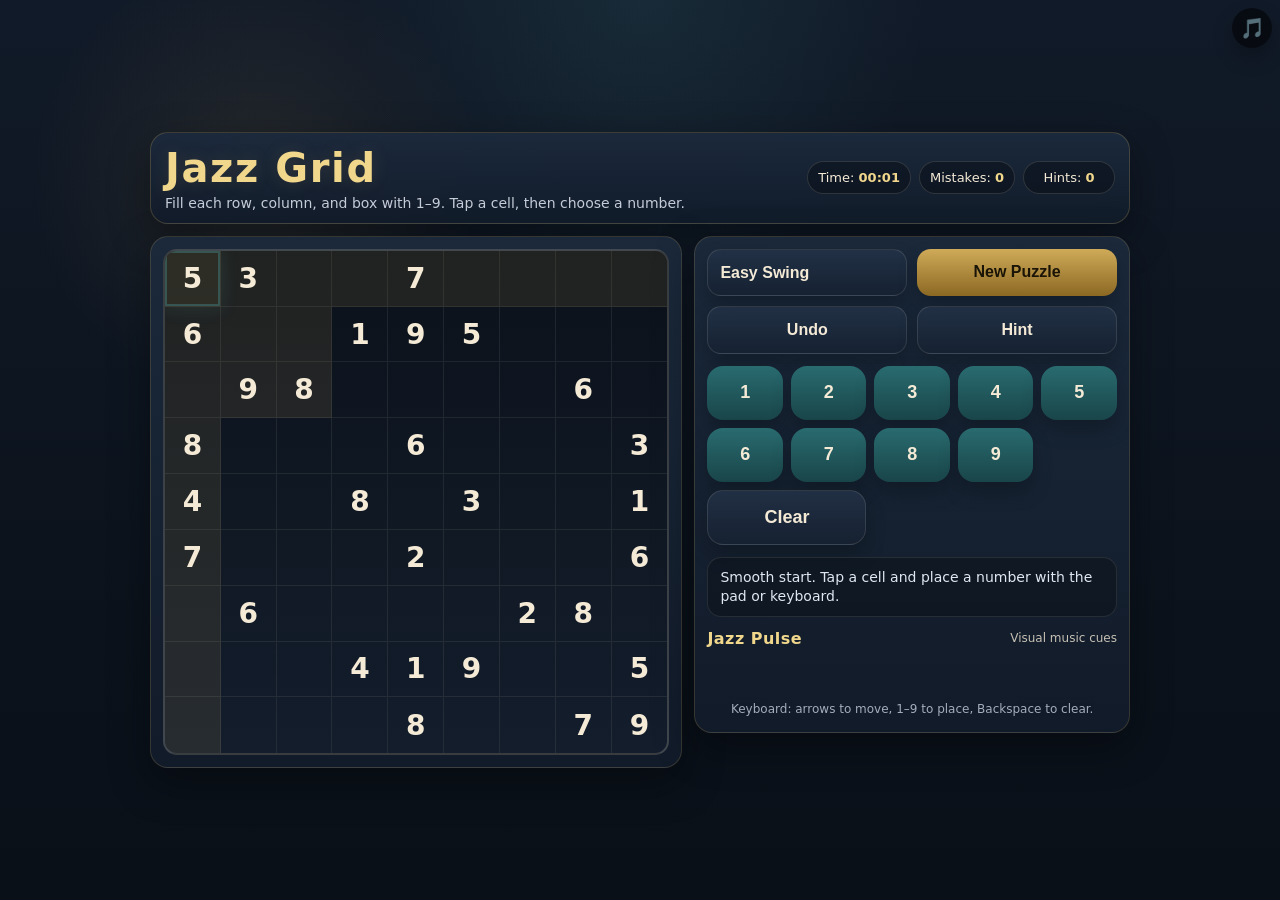
<file: games/gpt-5-4-mini.html>
<!DOCTYPE html>
<html lang="en">
<head>
  <meta charset="UTF-8" />
  <meta name="viewport" content="width=device-width, initial-scale=1.0, maximum-scale=1.0, user-scalable=no" />
  <title>Jazz Grid</title>
  <style>
    :root{
      --bg:#0f1722;
      --panel:#162131;
      --panel2:#1c2a3d;
      --gold:#d8b15a;
      --gold2:#f0d78c;
      --cream:#f4ead6;
      --teal:#2a6f73;
      --teal2:#4aa3a6;
      --red:#e86b6b;
      --shadow: rgba(0,0,0,.35);
    }
    *{box-sizing:border-box;-webkit-tap-highlight-color:transparent}
    body{
      margin:0;
      min-height:100vh;
      background:
        radial-gradient(circle at top, rgba(74,163,166,.12), transparent 26%),
        radial-gradient(circle at 20% 20%, rgba(216,177,90,.10), transparent 18%),
        linear-gradient(180deg, #111a28, #0b121b 70%, #091018);
      color:var(--cream);
      font-family: system-ui, -apple-system, Segoe UI, Roboto, Arial, sans-serif;
      display:flex;
      justify-content:center;
      align-items:center;
      padding:12px;
      overflow-x:hidden;
    }
    .app{
      width:min(980px, 100%);
      display:grid;
      gap:12px;
      grid-template-columns: 1fr;
    }
    .header{
      background:linear-gradient(180deg, rgba(28,42,61,.95), rgba(18,28,42,.95));
      border:1px solid rgba(216,177,90,.22);
      border-radius:18px;
      padding:12px 14px;
      box-shadow:0 14px 40px var(--shadow);
    }
    .toprow{
      display:flex;
      gap:10px;
      align-items:center;
      justify-content:space-between;
      flex-wrap:wrap;
    }
    h1{
      margin:0;
      font-size:clamp(26px, 5vw, 40px);
      letter-spacing:.04em;
      color:var(--gold2);
      text-shadow:0 0 18px rgba(216,177,90,.15);
    }
    .subtitle{
      margin-top:4px;
      color:#d8dfeb;
      opacity:.9;
      font-size:14px;
    }
    .stats{
      display:flex;
      gap:8px;
      flex-wrap:wrap;
      justify-content:flex-end;
      align-items:center;
    }
    .pill{
      background:rgba(10,16,24,.55);
      border:1px solid rgba(244,234,214,.14);
      color:var(--cream);
      padding:8px 10px;
      border-radius:999px;
      font-size:13px;
      min-width:92px;
      text-align:center;
    }
    .pill strong{color:var(--gold2)}
    .main{
      display:grid;
      grid-template-columns: minmax(0, 1.1fr) minmax(280px, .9fr);
      gap:12px;
      align-items:start;
    }
    .boardWrap, .side{
      background:linear-gradient(180deg, rgba(28,42,61,.95), rgba(18,28,42,.95));
      border:1px solid rgba(216,177,90,.18);
      border-radius:18px;
      box-shadow:0 14px 40px var(--shadow);
      overflow:hidden;
    }
    .boardWrap{padding:12px}
    .board{
      width:100%;
      aspect-ratio:1/1;
      display:grid;
      grid-template-columns:repeat(9,1fr);
      grid-template-rows:repeat(9,1fr);
      border:2px solid rgba(244,234,214,.2);
      border-radius:14px;
      overflow:hidden;
      background:linear-gradient(180deg, rgba(10,16,24,.9), rgba(20,30,44,.9));
      touch-action:manipulation;
    }
    .cell{
      position:relative;
      border-right:1px solid rgba(244,234,214,.08);
      border-bottom:1px solid rgba(244,234,214,.08);
      display:flex;
      align-items:center;
      justify-content:center;
      font-size:clamp(18px, 4.2vw, 28px);
      font-weight:700;
      user-select:none;
      cursor:pointer;
      color:var(--gold2);
      transition:background .12s, transform .12s, box-shadow .12s;
    }
    .cell:nth-child(9n){border-right:none}
    .cell:nth-last-child(-n+9){border-bottom:none}
    .cell.fixed{color:var(--cream)}
    .cell.selected{
      background:rgba(74,163,166,.18);
      box-shadow: inset 0 0 0 2px rgba(74,163,166,.35), 0 0 18px rgba(74,163,166,.18);
      animation:pulse 1.2s infinite ease-in-out;
    }
    .cell.peer{
      background:rgba(216,177,90,.10);
    }
    .cell.same{
      background:rgba(216,177,90,.16);
    }
    .cell.error{
      color:var(--red);
      background:rgba(232,107,107,.10);
    }
    .cell.flash{
      animation:flash .55s ease-out;
    }
    .cell .mark{
      position:absolute;
      right:4px;
      bottom:2px;
      font-size:10px;
      color:rgba(244,234,214,.55);
      font-weight:600;
    }
    .side{
      padding:12px;
      display:grid;
      gap:12px;
    }
    .controls{
      display:grid;
      gap:10px;
      grid-template-columns:repeat(2,1fr);
    }
    button, select{
      appearance:none;
      border:none;
      border-radius:14px;
      padding:14px 12px;
      font-size:16px;
      font-weight:700;
      color:var(--cream);
      background:linear-gradient(180deg, rgba(42,111,115,.95), rgba(25,71,74,.95));
      box-shadow:0 10px 20px rgba(0,0,0,.22);
      cursor:pointer;
      touch-action:manipulation;
    }
    button:active{transform:translateY(1px) scale(.99)}
    button.secondary, select{
      background:linear-gradient(180deg, rgba(34,49,70,.95), rgba(22,33,49,.95));
      border:1px solid rgba(244,234,214,.12);
    }
    button.gold{
      background:linear-gradient(180deg, rgba(216,177,90,.95), rgba(146,108,34,.95));
      color:#1a1407;
    }
    .numPad{
      display:grid;
      grid-template-columns:repeat(5,1fr);
      gap:8px;
    }
    .numPad button{
      padding:16px 0;
      border-radius:16px;
      font-size:18px;
      min-height:54px;
    }
    .numPad button.clear{
      grid-column:span 2;
    }
    .message{
      min-height:44px;
      padding:10px 12px;
      border-radius:14px;
      background:rgba(10,16,24,.45);
      border:1px solid rgba(244,234,214,.10);
      color:#dfe7f2;
      font-size:14px;
      line-height:1.35;
    }
    .equalizer{
      display:flex;
      gap:4px;
      align-items:end;
      height:34px;
      margin-top:2px;
    }
    .bar{
      width:10px;
      border-radius:999px 999px 0 0;
      background:linear-gradient(180deg, var(--gold2), var(--teal2));
      animation:bars 1s infinite ease-in-out;
      opacity:.9;
    }
    .bar:nth-child(2){animation-delay:.15s}
    .bar:nth-child(3){animation-delay:.3s}
    .bar:nth-child(4){animation-delay:.45s}
    .bar:nth-child(5){animation-delay:.6s}
    .footerNote{
      font-size:12px;
      color:#c8d2e0;
      opacity:.8;
      text-align:center;
      padding-bottom:4px;
    }
    .sparkle{
      position:fixed;
      pointer-events:none;
      font-size:18px;
      animation:spark .9s ease-out forwards;
      filter:drop-shadow(0 0 8px rgba(240,215,140,.45));
    }
    @keyframes pulse{0%,100%{transform:scale(1)}50%{transform:scale(1.01)}}
    @keyframes flash{0%{transform:scale(.95);background:rgba(216,177,90,.2)}100%{transform:scale(1)}}
    @keyframes bars{0%,100%{height:10px}50%{height:30px}}
    @keyframes spark{
      0%{transform:translateY(0) scale(.8);opacity:0}
      15%{opacity:1}
      100%{transform:translateY(-42px) scale(1.2);opacity:0}
    }
    @media (max-width: 900px){
      .main{grid-template-columns:1fr}
      .controls{grid-template-columns:repeat(2,1fr)}
    }
    @media (max-width: 520px){
      .side{padding:10px}
      .numPad{grid-template-columns:repeat(3,1fr)}
      .numPad button.clear{grid-column:span 3}
      .pill{min-width:unset; flex:1}
      .stats{width:100%}
    }
  </style>
</head>
<body>
  <div class="app">
    <div class="header">
      <div class="toprow">
        <div>
          <h1 id="title">Jazz Grid</h1>
          <div class="subtitle">Fill each row, column, and box with 1–9. Tap a cell, then choose a number.</div>
        </div>
        <div class="stats">
          <div class="pill">Time: <strong id="time">00:00</strong></div>
          <div class="pill">Mistakes: <strong id="mistakes">0</strong></div>
          <div class="pill">Hints: <strong id="hints">0</strong></div>
        </div>
      </div>
    </div>

    <div class="main">
      <div class="boardWrap">
        <div id="board" class="board" aria-label="Sudoku board" role="grid"></div>
      </div>

      <div class="side">
        <div class="controls">
          <select id="difficulty" aria-label="Difficulty">
            <option value="easy">Easy Swing</option>
            <option value="medium">Cool Blue</option>
            <option value="hard">Midnight Solo</option>
          </select>
          <button id="newGame" class="gold">New Puzzle</button>
          <button id="undo" class="secondary">Undo</button>
          <button id="hint" class="secondary">Hint</button>
        </div>

        <div class="numPad" id="numPad" aria-label="Number pad"></div>

        <div class="message" id="message">Choose a cell and place a number. Fixed clues are ivory; your notes glow gold.</div>

        <div>
          <div style="display:flex; justify-content:space-between; align-items:center; margin-bottom:8px;">
            <strong style="color:var(--gold2); letter-spacing:.03em;">Jazz Pulse</strong>
            <span style="font-size:12px; opacity:.8;">Visual music cues</span>
          </div>
          <div class="equalizer" aria-hidden="true">
            <div class="bar"></div><div class="bar"></div><div class="bar"></div><div class="bar"></div><div class="bar"></div>
          </div>
        </div>

        <div class="footerNote">Keyboard: arrows to move, 1–9 to place, Backspace to clear.</div>
      </div>
    </div>
  </div>

  <script>
    // [PP_CONFIG_INJECT]
    const GAME_CONFIG = {
      "theme": { "title": "Jazz Grid", "background": "#0f1722", "player": "#f0d78c", "accent": "#4aa3a6" },
      "moveSpeed": 240,
      "lives": 3,
      "spawnRate": 1.0,
      "assets": { "background_image": null, "player_sprite": null }
    };
    if (typeof window !== 'undefined') { window.GAME_CONFIG = GAME_CONFIG; }
    // [/PP_CONFIG_INJECT]

    const TITLE = (GAME_CONFIG.theme && GAME_CONFIG.theme.title) || 'Jazz Grid';
    const BG = (GAME_CONFIG.theme && GAME_CONFIG.theme.background) || '#0f1722';
    const PLAYER = (GAME_CONFIG.theme && GAME_CONFIG.theme.player) || '#f0d78c';
    const ACCENT = (GAME_CONFIG.theme && GAME_CONFIG.theme.accent) || '#4aa3a6';
    const LIVES = (GAME_CONFIG.lives || 3);

    document.title = TITLE;
    document.getElementById('title').textContent = TITLE;

    const boardEl = document.getElementById('board');
    const timeEl = document.getElementById('time');
    const mistakesEl = document.getElementById('mistakes');
    const hintsEl = document.getElementById('hints');
    const messageEl = document.getElementById('message');
    const diffEl = document.getElementById('difficulty');

    const puzzles = {
      easy: [
        [5,3,0,0,7,0,0,0,0],[6,0,0,1,9,5,0,0,0],[0,9,8,0,0,0,0,6,0],
        [8,0,0,0,6,0,0,0,3],[4,0,0,8,0,3,0,0,1],[7,0,0,0,2,0,0,0,6],
        [0,6,0,0,0,0,2,8,0],[0,0,0,4,1,9,0,0,5],[0,0,0,0,8,0,0,7,9]
      ],
      medium: [
        [0,0,0,2,6,0,7,0,1],[6,8,0,0,7,0,0,9,0],[1,9,0,0,0,4,5,0,0],
        [8,2,0,1,0,0,0,4,0],[0,0,4,6,0,2,9,0,0],[0,5,0,0,0,3,0,2,8],
        [0,0,9,3,0,0,0,7,4],[0,4,0,0,5,0,0,3,6],[7,0,3,0,1,8,0,0,0]
      ],
      hard: [
        [0,0,0,0,0,0,2,0,0],[0,8,0,0,0,7,0,9,0],[6,0,2,0,0,0,5,0,0],
        [0,7,0,0,6,0,0,0,0],[0,0,0,9,0,1,0,0,0],[0,0,0,0,2,0,0,4,0],
        [0,0,5,0,0,0,6,0,3],[0,9,0,4,0,0,0,7,0],[0,0,6,0,0,0,0,0,0]
      ]
    };

    const solutions = {
      easy: [
        [5,3,4,6,7,8,9,1,2],[6,7,2,1,9,5,3,4,8],[1,9,8,3,4,2,5,6,7],
        [8,5,9,7,6,1,4,2,3],[4,2,6,8,5,3,7,9,1],[7,1,3,9,2,4,8,5,6],
        [9,6,1,5,3,7,2,8,4],[2,8,7,4,1,9,6,3,5],[3,4,5,2,8,6,1,7,9]
      ],
      medium: [
        [4,3,5,2,6,9,7,8,1],[6,8,2,5,7,1,4,9,3],[1,9,7,8,3,4,5,6,2],
        [8,2,6,1,9,5,3,4,7],[3,7,4,6,8,2,9,1,5],[9,5,1,7,4,3,6,2,8],
        [5,1,9,3,2,6,8,7,4],[2,4,8,9,5,7,1,3,6],[7,6,3,4,1,8,2,5,9]
      ],
      hard: [
        [9,5,7,6,1,3,2,8,4],[4,8,3,2,5,7,1,9,6],[6,1,2,8,4,9,5,3,7],
        [1,7,8,3,6,4,9,5,2],[5,2,4,9,7,1,3,6,8],[3,6,9,5,2,8,7,4,1],
        [8,4,5,7,9,2,6,1,3],[2,9,1,4,3,6,8,7,5],[7,3,6,1,8,5,4,2,9]
      ]
    };

    let board = [];
    let selected = {r:0,c:0};
    let history = [];
    let mistakes = 0;
    let hints = 0;
    let startTime = Date.now();
    let timer = null;
    let solved = false;

    const bgImg = new Image();
    if (GAME_CONFIG.assets && GAME_CONFIG.assets.background_image) bgImg.src = GAME_CONFIG.assets.background_image;

    function cloneGrid(g){ return g.map(row => row.slice()); }
    function formatTime(ms){
      const s = Math.floor(ms/1000), m = Math.floor(s/60);
      return String(m).padStart(2,'0') + ':' + String(s%60).padStart(2,'0');
    }
    function setMsg(t){ messageEl.textContent = t; }

    function startGame(){
      const d = diffEl.value;
      board = puzzles[d].map((row,r)=>row.map((v,c)=>({
        value:v,
        fixed:v!==0,
        error:false,
        flash:false
      })));
      selected = {r:0,c:0};
      history = [];
      mistakes = 0;
      hints = 0;
      solved = false;
      startTime = Date.now();
      mistakesEl.textContent = mistakes;
      hintsEl.textContent = hints;
      setMsg('Smooth start. Tap a cell and place a number with the pad or keyboard.');
      render();
      clearInterval(timer);
      timer = setInterval(()=>{ if(!solved) timeEl.textContent = formatTime(Date.now()-startTime); }, 250);
    }

    function render(){
      boardEl.innerHTML = '';
      for(let r=0;r<9;r++){
        for(let c=0;c<9;c++){
          const cell = document.createElement('div');
          const d = board[r][c];
          cell.className = 'cell' + (d.fixed ? ' fixed' : '') + (selected.r===r && selected.c===c ? ' selected' : '');
          if (d.error) cell.classList.add('error');
          if (d.flash) cell.classList.add('flash');
          const val = d.value ? d.value : '';
          cell.textContent = val;
          if (selected.r===r || selected.c===c || (Math.floor(selected.r/3)===Math.floor(r/3) && Math.floor(selected.c/3)===Math.floor(c/3))) {
            cell.classList.add('peer');
          }
          if (selected.r===r && selected.c===c) cell.classList.add('same');
          cell.dataset.r = r;
          cell.dataset.c = c;
          cell.addEventListener('click', ()=>{ selected = {r,c}; render(); });
          cell.addEventListener('touchstart', ()=>{ selected = {r,c}; render(); }, {passive:true});
          boardEl.appendChild(cell);
        }
      }
      checkSolved();
    }

    function isValid(r,c,n){
      for(let i=0;i<9;i++) if(board[r][i].value===n || board[i][c].value===n) return false;
      const br = Math.floor(r/3)*3, bc = Math.floor(c/3)*3;
      for(let rr=br; rr<br+3; rr++) for(let cc=bc; cc<bc+3; cc++) if(board[rr][cc].value===n) return false;
      return true;
    }

    function place(n){
      if(solved) return;
      const cell = board[selected.r][selected.c];
      if(cell.fixed) return setMsg('That clue is locked in. Try a different square.');
      history.push({grid: cloneGrid(board), mistakes, hints, time: Date.now()-startTime});
      if(n===0){
        cell.value = 0; cell.error = false; render(); return;
      }
      const correct = solutions[diffEl.value][selected.r][selected.c] === n;
      cell.value = n;
      cell.error = !correct;
      if(correct){
        cell.flash = true;
        sparkleAt(selected.r, selected.c);
        setMsg('Nice! That note fits the chord.');
      }else{
        mistakes++;
        mistakesEl.textContent = mistakes;
        setMsg('Oops — that note clashes a little. Try again.');
      }
      setTimeout(()=>{ cell.flash = false; render(); }, 220);
      render();
    }

    function sparkleAt(r,c){
      const rect = boardEl.querySelector(`[data-r="${r}"][data-c="${c}"]`).getBoundingClientRect();
      const s = document.createElement('div');
      s.className = 'sparkle';
      s.textContent = ['♪','♩','✦'][Math.floor(Math.random()*3)];
      s.style.left = (rect.left + rect.width/2 - 8 + (Math.random()*18-9)) + 'px';
      s.style.top = (rect.top + rect.height/2 - 8) + 'px';
      s.style.color = Math.random()>.5 ? PLAYER : ACCENT;
      document.body.appendChild(s);
      setTimeout(()=>s.remove(), 900);
    }

    function hint(){
      if(solved) return;
      const empties = [];
      for(let r=0;r<9;r++) for(let c=0;c<9;c++) if(!board[r][c].fixed && !board[r][c].value) empties.push({r,c});
      if(!empties.length) return;
      const pick = empties[Math.floor(Math.random()*empties.length)];
      selected = pick;
      hints++;
      hintsEl.textContent = hints;
      place(solutions[diffEl.value][pick.r][pick.c]);
      setMsg('A gentle hint landed on the board.');
    }

    function undo(){
      const prev = history.pop();
      if(!prev) return;
      board = prev.grid;
      mistakes = prev.mistakes;
      hints = prev.hints;
      startTime = Date.now() - prev.time;
      mistakesEl.textContent = mistakes;
      hintsEl.textContent = hints;
      setMsg('Undid the last move.');
      render();
    }

    function checkSolved(){
      for(let r=0;r<9;r++) for(let c=0;c<9;c++) if(!board[r][c].value || board[r][c].value !== solutions[diffEl.value][r][c]) return false;
      if(!solved){
        solved = true;
        setMsg(`Puzzle solved! Time ${timeEl.textContent}, mistakes ${mistakes}, hints ${hints}. Great jam session!`);
        boardEl.querySelectorAll('.cell').forEach((el,i)=>setTimeout(()=>el.classList.add('flash'), i*10));
      }
      return true;
    }

    document.getElementById('newGame').addEventListener('click', startGame);
    document.getElementById('undo').addEventListener('click', undo);
    document.getElementById('hint').addEventListener('click', hint);
    diffEl.addEventListener('change', startGame);

    document.getElementById('numPad').innerHTML = `
      <button data-n="1">1</button><button data-n="2">2</button><button data-n="3">3</button>
      <button data-n="4">4</button><button data-n="5">5</button><button data-n="6">6</button>
      <button data-n="7">7</button><button data-n="8">8</button><button data-n="9">9</button>
      <button data-n="0" class="clear secondary">Clear</button>
    `;
    document.getElementById('numPad').addEventListener('click', (e)=>{
      const b = e.target.closest('button');
      if(!b) return;
      place(parseInt(b.dataset.n,10));
    });

    window.addEventListener('keydown', (e)=>{
      const k = e.key;
      if(k==='ArrowUp') selected.r = (selected.r+8)%9;
      else if(k==='ArrowDown') selected.r = (selected.r+1)%9;
      else if(k==='ArrowLeft') selected.c = (selected.c+8)%9;
      else if(k==='ArrowRight') selected.c = (selected.c+1)%9;
      else if(/^[1-9]$/.test(k)) place(parseInt(k,10));
      else if(k==='Backspace' || k==='Delete' || k==='0') place(0);
      else if(k==='h' || k==='H') hint();
      else if((k==='z' || k==='Z') && (e.ctrlKey || e.metaKey)) undo();
      else return;
      e.preventDefault();
      render();
    }, {passive:false});

    startGame();
  </script>
<audio id="pp-bgm" loop preload="metadata" src="audio/gpt-5-4-mini.mp3"></audio><script id="pp-bgm-init">(function(){var a=document.getElementById("pp-bgm");if(!a)return;a.volume=0.3;var KEY="pp_bgm_muted";var muted=false;try{muted=localStorage.getItem(KEY)==="1";}catch(e){}a.muted=muted;var fired=false;function go(){if(fired)return;fired=true;if(a.muted)return;var r=a.play();if(r&&r.catch)r.catch(function(){});}try{if(!muted){var p=a.play();if(p&&p.then){p.then(function(){fired=true;}).catch(arm);}else{arm();}}else{arm();}}catch(e){arm();}function arm(){var ev=["pointerdown","keydown","touchstart"];var fn=function(){go();ev.forEach(function(e){document.removeEventListener(e,fn,true);});};ev.forEach(function(e){document.addEventListener(e,fn,{once:true,capture:true});});}})();</script><button id="pp-bgm-mute" type="button" aria-label="Toggle music" style="position:fixed;top:8px;right:8px;z-index:2147483647;width:40px;height:40px;border:none;border-radius:50%;background:rgba(0,0,0,0.55);color:#fff;font-size:20px;line-height:40px;padding:0;cursor:pointer;-webkit-tap-highlight-color:transparent;">🎵</button><script id="pp-bgm-mute-init">(function(){var a=document.getElementById("pp-bgm");var b=document.getElementById("pp-bgm-mute");if(!a||!b)return;var KEY="pp_bgm_muted";function render(){b.textContent=a.muted?"\uD83D\uDD07":"\uD83C\uDFB5";}render();b.addEventListener("click",function(e){e.stopPropagation();a.muted=!a.muted;try{localStorage.setItem(KEY,a.muted?"1":"0");}catch(err){}if(!a.muted){var r=a.play();if(r&&r.catch)r.catch(function(){});}else{try{a.pause();}catch(err){}}render();});})();</script>
</body>
</html>
</file>
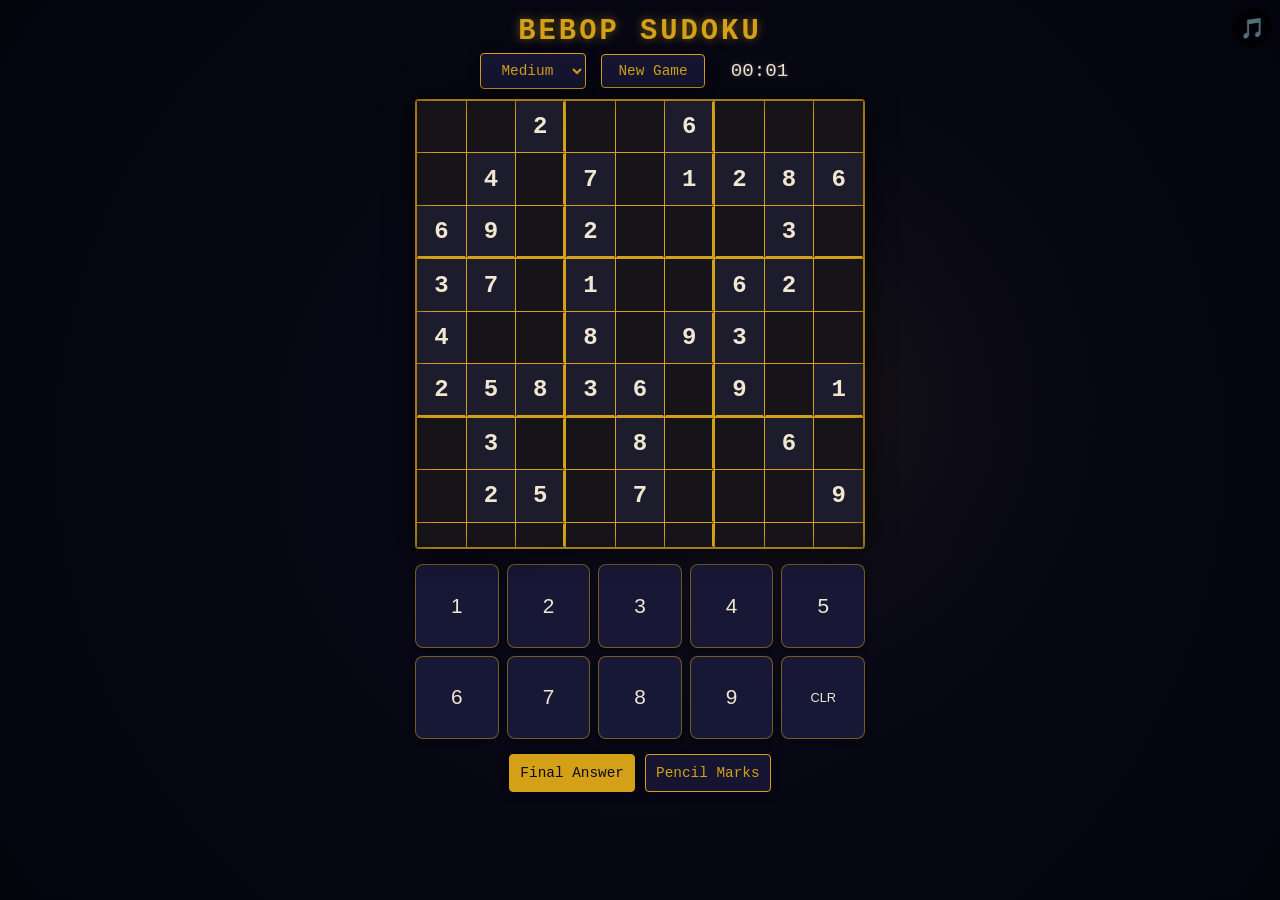
<file: games/kimi-k2-5.html>
<!DOCTYPE html>
<html lang="en">
<head>
    <meta charset="UTF-8">
    <meta name="viewport" content="width=device-width, initial-scale=1.0, maximum-scale=1.0, user-scalable=no">
    <title>Bebop Sudoku</title>
    <style>
        * {
            box-sizing: border-box;
            -webkit-tap-highlight-color: transparent;
        }
        
        body {
            margin: 0;
            padding: 0;
            background: #050510;
            color: #f0e6d2;
            font-family: 'Courier New', Courier, monospace;
            overflow: hidden;
            touch-action: none;
            user-select: none;
        }
        
        #gameCanvas {
            position: fixed;
            top: 0;
            left: 0;
            width: 100%;
            height: 100%;
            z-index: 0;
        }
        
        #gameContainer {
            position: relative;
            z-index: 1;
            display: flex;
            flex-direction: column;
            align-items: center;
            height: 100vh;
            padding: 10px;
            overflow-y: auto;
        }
        
        h1 {
            margin: 5px 0;
            font-size: 1.8rem;
            color: #d4a017;
            text-shadow: 0 0 10px rgba(212, 160, 23, 0.5);
            letter-spacing: 3px;
            text-transform: uppercase;
        }
        
        #topBar {
            display: flex;
            gap: 15px;
            margin-bottom: 10px;
            align-items: center;
            flex-wrap: wrap;
            justify-content: center;
        }
        
        .btn {
            background: rgba(26, 26, 58, 0.8);
            border: 1px solid #d4a017;
            color: #d4a017;
            padding: 8px 16px;
            border-radius: 4px;
            cursor: pointer;
            font-family: inherit;
            font-size: 0.9rem;
            transition: all 0.3s;
            backdrop-filter: blur(5px);
            box-shadow: 0 0 10px rgba(0,0,0,0.5);
        }
        
        .btn:hover, .btn:active {
            background: #d4a017;
            color: #0a0a1a;
            transform: translateY(-2px);
            box-shadow: 0 4px 15px rgba(212, 160, 23, 0.4);
        }
        
        .btn.active {
            background: #d4a017;
            color: #0a0a1a;
        }
        
        #timer {
            font-size: 1.2rem;
            color: #f0e6d2;
            text-shadow: 0 0 5px rgba(240, 230, 210, 0.3);
            min-width: 80px;
            text-align: center;
        }
        
        #sudokuGrid {
            display: grid;
            grid-template-columns: repeat(9, 1fr);
            gap: 1px;
            background: #d4a017;
            padding: 2px;
            border-radius: 4px;
            box-shadow: 0 0 30px rgba(0,0,0,0.8), inset 0 0 20px rgba(0,0,0,0.5);
            width: min(95vw, 450px);
            height: min(95vw, 450px);
            position: relative;
        }
        
        .cell {
            background: rgba(13, 13, 26, 0.95);
            display: flex;
            align-items: center;
            justify-content: center;
            font-size: 1.5rem;
            font-weight: bold;
            cursor: pointer;
            position: relative;
            transition: all 0.2s;
            border: 1px solid transparent;
        }
        
        .cell:nth-child(3n):not(:nth-child(9n)) {
            border-right: 2px solid #d4a017;
        }
        
        .cell:nth-child(n+19):nth-child(-n+27),
        .cell:nth-child(n+46):nth-child(-n+54) {
            border-bottom: 2px solid #d4a017;
        }
        
        .cell.selected {
            background: rgba(212, 160, 23, 0.3);
            box-shadow: inset 0 0 15px rgba(212, 160, 23, 0.5);
            border-color: #d4a017;
        }
        
        .cell.related {
            background: rgba(212, 160, 23, 0.1);
        }
        
        .cell.error {
            color: #dc143c;
            animation: flash 0.5s;
            text-shadow: 0 0 10px #dc143c;
        }
        
        .cell.fixed {
            color: #f0e6d2;
            background: rgba(26, 26, 46, 0.98);
        }
        
        .cell.user {
            color: #06d6a0;
        }
        
        @keyframes flash {
            0%, 100% { background: rgba(13, 13, 26, 0.95); }
            50% { background: rgba(220, 20, 60, 0.4); }
        }
        
        .pencil-marks {
            position: absolute;
            top: 2px;
            left: 2px;
            right: 2px;
            bottom: 2px;
            display: grid;
            grid-template-columns: repeat(3, 1fr);
            grid-template-rows: repeat(3, 1fr);
            pointer-events: none;
        }
        
        .pencil-mark {
            font-size: 0.6rem;
            color: #666;
            display: flex;
            align-items: center;
            justify-content: center;
        }
        
        #controls {
            margin-top: 15px;
            display: flex;
            flex-direction: column;
            align-items: center;
            gap: 10px;
            width: min(95vw, 450px);
        }
        
        #numpad {
            display: grid;
            grid-template-columns: repeat(5, 1fr);
            gap: 8px;
            width: 100%;
        }
        
        .num-btn {
            aspect-ratio: 1;
            font-size: 1.3rem;
            background: rgba(26, 26, 58, 0.9);
            border: 1px solid rgba(212, 160, 23, 0.5);
            color: #f0e6d2;
            border-radius: 8px;
            cursor: pointer;
            display: flex;
            align-items: center;
            justify-content: center;
            transition: all 0.2s;
            box-shadow: 0 2px 5px rgba(0,0,0,0.5);
        }
        
        .num-btn:hover, .num-btn:active {
            background: #d4a017;
            color: #0a0a1a;
            transform: scale(1.05);
            box-shadow: 0 0 15px rgba(212, 160, 23, 0.6);
        }
        
        #modeToggle {
            display: flex;
            gap: 10px;
            margin-top: 5px;
        }
        
        .mode-btn {
            flex: 1;
            padding: 10px;
            font-size: 0.9rem;
        }
        
        #message {
            position: fixed;
            top: 50%;
            left: 50%;
            transform: translate(-50%, -50%);
            background: rgba(10, 10, 26, 0.95);
            border: 2px solid #d4a017;
            padding: 30px;
            border-radius: 10px;
            text-align: center;
            display: none;
            z-index: 100;
            box-shadow: 0 0 50px rgba(212, 160, 23, 0.5);
        }
        
        #message.show {
            display: block;
            animation: fadeIn 0.5s;
        }
        
        @keyframes fadeIn {
            from { opacity: 0; transform: translate(-50%, -50%) scale(0.8); }
            to { opacity: 1; transform: translate(-50%, -50%) scale(1); }
        }
        
        .hidden {
            display: none !important;
        }
        
        @media (max-height: 700px) {
            h1 { font-size: 1.4rem; }
            .cell { font-size: 1.2rem; }
            #sudokuGrid { width: min(90vw, 380px); height: min(90vw, 380px); }
        }
    </style>
</head>
<body>
    <canvas id="gameCanvas"></canvas>
    
    <div id="gameContainer">
        <h1>Bebop Sudoku</h1>
        
        <div id="topBar">
            <select id="difficulty" class="btn">
                <option value="45">Easy</option>
                <option value="35" selected>Medium</option>
                <option value="25">Hard</option>
            </select>
            <button class="btn" onclick="newGame()">New Game</button>
            <div id="timer">00:00</div>
        </div>
        
        <div id="sudokuGrid"></div>
        
        <div id="controls">
            <div id="numpad">
                <button class="num-btn" onclick="inputNumber(1)">1</button>
                <button class="num-btn" onclick="inputNumber(2)">2</button>
                <button class="num-btn" onclick="inputNumber(3)">3</button>
                <button class="num-btn" onclick="inputNumber(4)">4</button>
                <button class="num-btn" onclick="inputNumber(5)">5</button>
                <button class="num-btn" onclick="inputNumber(6)">6</button>
                <button class="num-btn" onclick="inputNumber(7)">7</button>
                <button class="num-btn" onclick="inputNumber(8)">8</button>
                <button class="num-btn" onclick="inputNumber(9)">9</button>
                <button class="num-btn" onclick="clearCell()" style="font-size: 0.8rem;">CLR</button>
            </div>
            
            <div id="modeToggle">
                <button id="btnFinal" class="btn mode-btn active" onclick="setMode('final')">Final Answer</button>
                <button id="btnPencil" class="btn mode-btn" onclick="setMode('pencil')">Pencil Marks</button>
            </div>
        </div>
    </div>
    
    <div id="message">
        <h2 id="msgTitle">Complete!</h2>
        <p id="msgText">Time: 00:00</p>
        <button class="btn" onclick="hideMessage(); newGame();" style="margin-top: 15px;">Play Again</button>
    </div>

    <script>
        // [PP_CONFIG_INJECT]
        const GAME_CONFIG = {
            "theme": { 
                "title": "Bebop Sudoku", 
                "background": "#0a0a1a", 
                "grid": "#1a1a3a", 
                "accent": "#d4a017",
                "error": "#dc143c",
                "success": "#06d6a0"
            },
            "audio": {
                "enabled": true,
                "volume": 0.3,
                "bpm": 100
            },
            "difficulty": {
                "easy": 45,
                "medium": 35,
                "hard": 25
            },
            "assets": { 
                "background_image": null
            }
        };
        if (typeof window !== 'undefined') { window.GAME_CONFIG = GAME_CONFIG; }
        // [/PP_CONFIG_INJECT]

        // Constants
        const THEME = GAME_CONFIG.theme || {};
        const BG_COLOR = THEME.background || '#0a0a1a';
        const ACCENT_COLOR = THEME.accent || '#d4a017';
        const ERROR_COLOR = THEME.error || '#dc143c';
        const SUCCESS_COLOR = THEME.success || '#06d6a0';
        const AUDIO_ENABLED = GAME_CONFIG.audio ? GAME_CONFIG.audio.enabled : true;
        const BPM = GAME_CONFIG.audio ? GAME_CONFIG.audio.bpm : 100;
        
        // Game State
        let solution = [];
        let puzzle = [];
        let userGrid = [];
        let pencilMarks = [];
        let selectedCell = null;
        let inputMode = 'final'; // 'final' or 'pencil'
        let timerInterval;
        let seconds = 0;
        let gameActive = false;
        let audioCtx;
        let isAudioStarted = false;
        let bassInterval;
        let hatInterval;
        let noiseBuffer;
        
        // Canvas Setup
        const canvas = document.getElementById('gameCanvas');
        const ctx = canvas.getContext('2d');
        
        // Background Image
        const bgImg = new Image();
        if (GAME_CONFIG.assets && GAME_CONFIG.assets.background_image) {
            bgImg.src = GAME_CONFIG.assets.background_image;
        }
        
        // Particle System
        class Particle {
            constructor(x, y) {
                this.x = x;
                this.y = y;
                this.vx = (Math.random() - 0.5) * 1;
                this.vy = -Math.random() * 1.5 - 0.5;
                this.life = 1.0;
                this.size = Math.random() * 15 + 5;
                this.rotation = Math.random() * Math.PI * 2;
                this.rotationSpeed = (Math.random() - 0.5) * 0.02;
            }
            
            update() {
                this.x += this.vx;
                this.y += this.vy;
                this.life -= 0.008;
                this.size += 0.1;
                this.rotation += this.rotationSpeed;
                this.vx += Math.sin(this.y * 0.01) * 0.01; // Wiggle
            }
            
            draw(ctx) {
                ctx.save();
                ctx.translate(this.x, this.y);
                ctx.rotate(this.rotation);
                ctx.globalAlpha = this.life * 0.4;
                ctx.fillStyle = ACCENT_COLOR;
                ctx.shadowBlur = 10;
                ctx.shadowColor = ACCENT_COLOR;
                ctx.beginPath();
                ctx.arc(0, 0, this.size, 0, Math.PI * 2);
                ctx.fill();
                ctx.restore();
            }
        }
        
        let particles = [];
        
        function spawnParticles(x, y, count = 10) {
            for (let i = 0; i < count; i++) {
                particles.push(new Particle(x + (Math.random()-0.5)*50, y + (Math.random()-0.5)*50));
            }
        }
        
        function resizeCanvas() {
            canvas.width = window.innerWidth;
            canvas.height = window.innerHeight;
        }
        window.addEventListener('resize', resizeCanvas);
        resizeCanvas();
        
        // Render Loop
        function render() {
            // Background
            if (bgImg.complete && bgImg.naturalWidth) {
                ctx.drawImage(bgImg, 0, 0, canvas.width, canvas.height);
            } else {
                // Procedural velvet background
                const grad = ctx.createRadialGradient(
                    canvas.width/2, canvas.height/2, 0,
                    canvas.width/2, canvas.height/2, Math.max(canvas.width, canvas.height)
                );
                grad.addColorStop(0, BG_COLOR);
                grad.addColorStop(0.5, '#050510');
                grad.addColorStop(1, '#000000');
                ctx.fillStyle = grad;
                ctx.fillRect(0, 0, canvas.width, canvas.height);
                
                // Subtle noise texture simulation
                ctx.fillStyle = 'rgba(255,255,255,0.01)';
                for (let i = 0; i < 100; i++) {
                    const x = Math.random() * canvas.width;
                    const y = Math.random() * canvas.height;
                    const w = Math.random() * 2;
                    const h = Math.random() * 2;
                    ctx.fillRect(x, y, w, h);
                }
            }
            
            // Spotlight effect
            const time = Date.now() * 0.0005;
            const spotX = canvas.width/2 + Math.sin(time) * canvas.width * 0.3;
            const spotY = canvas.height/3 + Math.cos(time * 0.7) * 100;
            const spotGrad = ctx.createRadialGradient(spotX, spotY, 0, spotX, spotY, 400);
            spotGrad.addColorStop(0, 'rgba(212, 160, 23, 0.08)');
            spotGrad.addColorStop(0.5, 'rgba(212, 160, 23, 0.02)');
            spotGrad.addColorStop(1, 'rgba(0,0,0,0)');
            ctx.fillStyle = spotGrad;
            ctx.fillRect(0, 0, canvas.width, canvas.height);
            
            // Particles
            particles = particles.filter(p => p.life > 0);
            particles.forEach(p => {
                p.update();
                p.draw(ctx);
            });
            
            requestAnimationFrame(render);
        }
        render();
        
        // Audio System
        function initAudio() {
            if (isAudioStarted || !AUDIO_ENABLED) return;
            
            try {
                audioCtx = new (window.AudioContext || window.webkitAudioContext)();
                isAudioStarted = true;
                
                // Create noise buffer for hi-hat
                const bufferSize = audioCtx.sampleRate * 2;
                noiseBuffer = audioCtx.createBuffer(1, bufferSize, audioCtx.sampleRate);
                const data = noiseBuffer.getChannelData(0);
                for (let i = 0; i < bufferSize; i++) {
                    data[i] = Math.random() * 2 - 1;
                }
                
                startAmbientMusic();
            } catch(e) {
                console.log('Audio not supported');
            }
        }
        
        // Pentatonic scale frequencies (C minor pentatonic: C, Eb, F, G, Bb)
        const PENTATONIC = [261.63, 311.13, 349.23, 392.00, 466.16];
        
        function playNote(number) {
            if (!audioCtx || !AUDIO_ENABLED) return;
            
            const freq = PENTATONIC[(number - 1) % PENTATONIC.length] * (number > 5 ? 2 : 1);
            const osc = audioCtx.createOscillator();
            const gain = audioCtx.createGain();
            
            osc.type = 'triangle';
            osc.frequency.value = freq;
            
            gain.gain.setValueAtTime(0.2, audioCtx.currentTime);
            gain.gain.exponentialRampToValueAtTime(0.01, audioCtx.currentTime + 0.4);
            
            // Low pass filter for "piano-ish" sound
            const filter = audioCtx.createBiquadFilter();
            filter.type = 'lowpass';
            filter.frequency.value = 2000;
            
            osc.connect(filter);
            filter.connect(gain);
            gain.connect(audioCtx.destination);
            
            osc.start();
            osc.stop(audioCtx.currentTime + 0.4);
        }
        
        function playChord() {
            if (!audioCtx || !AUDIO_ENABLED) return;
            
            // Major 7th chord (Fmaj7: F-A-C-E)
            const chord = [349.23, 440.00, 523.25, 659.25];
            
            chord.forEach((freq, i) => {
                setTimeout(() => {
                    const osc = audioCtx.createOscillator();
                    const gain = audioCtx.createGain();
                    const filter = audioCtx.createBiquadFilter();
                    
                    osc.type = 'sawtooth';
                    osc.frequency.value = freq;
                    
                    filter.type = 'lowpass';
                    filter.frequency.value = 800;
                    filter.Q.value = 2;
                    
                    gain.gain.setValueAtTime(0.15, audioCtx.currentTime);
                    gain.gain.exponentialRampToValueAtTime(0.01, audioCtx.currentTime + 1.5);
                    
                    osc.connect(filter);
                    filter.connect(gain);
                    gain.connect(audioCtx.destination);
                    
                    osc.start();
                    osc.stop(audioCtx.currentTime + 1.5);
                }, i * 30);
            });
        }
        
        function playVictory() {
            if (!audioCtx || !AUDIO_ENABLED) return;
            
            // Trumpet-like arpeggio
            const notes = [523.25, 659.25, 783.99, 1046.50, 783.99, 1046.50, 1318.51];
            notes.forEach((freq, i) => {
                setTimeout(() => {
                    const osc = audioCtx.createOscillator();
                    const gain = audioCtx.createGain();
                    const filter = audioCtx.createBiquadFilter();
                    
                    osc.type = 'square';
                    osc.frequency.value = freq;
                    
                    filter.type = 'lowpass';
                    filter.frequency.setValueAtTime(1500, audioCtx.currentTime);
                    filter.frequency.exponentialRampToValueAtTime(3000, audioCtx.currentTime + 0.1);
                    
                    gain.gain.setValueAtTime(0.2, audioCtx.currentTime);
                    gain.gain.exponentialRampToValueAtTime(0.01, audioCtx.currentTime + 0.3);
                    
                    osc.connect(filter);
                    filter.connect(gain);
                    gain.connect(audioCtx.destination);
                    
                    osc.start();
                    osc.stop(audioCtx.currentTime + 0.3);
                }, i * 120);
            });
        }
        
        function startAmbientMusic() {
            if (!audioCtx) return;
            
            // Walking bass line
            const bassNotes = [130.81, 155.56, 174.61, 196.00]; // C3, Eb3, F3, G3
            let noteIdx = 0;
            const beatTime = 60000 / BPM;
            
            bassInterval = setInterval(() => {
                if (!gameActive) return;
                
                const osc = audioCtx.createOscillator();
                const gain = audioCtx.createGain();
                const filter = audioCtx.createBiquadFilter();
                
                osc.type = 'sawtooth';
                // Walking pattern: root, approach, root, fifth variations
                const note = bassNotes[noteIdx % bassNotes.length];
                osc.frequency.value = note * (Math.random() > 0.8 ? 0.5 : 1);
                
                filter.type = 'lowpass';
                filter.frequency.value = 600;
                
                gain.gain.setValueAtTime(0.25, audioCtx.currentTime);
                gain.gain.exponentialRampToValueAtTime(0.05, audioCtx.currentTime + 0.35);
                
                osc.connect(filter);
                filter.connect(gain);
                gain.connect(audioCtx.destination);
                
                osc.start();
                osc.stop(audioCtx.currentTime + 0.4);
                noteIdx++;
            }, beatTime);
            
            // Brushed hi-hat on beats 2 and 4 (swing)
            hatInterval = setInterval(() => {
                if (!gameActive || !noiseBuffer) return;
                
                const noise = audioCtx.createBufferSource();
                noise.buffer = noiseBuffer;
                
                const filter = audioCtx.createBiquadFilter();
                filter.type = 'highpass';
                filter.frequency.value = 6000;
                
                const gain = audioCtx.createGain();
                gain.gain.setValueAtTime(0.1, audioCtx.currentTime);
                gain.gain.exponentialRampToValueAtTime(0.01, audioCtx.currentTime + 0.05);
                
                noise.connect(filter);
                filter.connect(gain);
                gain.connect(audioCtx.destination);
                
                noise.start();
                noise.stop(audioCtx.currentTime + 0.05);
            }, beatTime * 2);
        }
        
        // Sudoku Logic
        function generateSudoku(emptyCells) {
            // Initialize
            let grid = Array(9).fill().map(() => Array(9).fill(0));
            
            // Fill diagonal 3x3 boxes
            for (let i = 0; i < 9; i += 3) {
                fillBox(grid, i, i);
            }
            
            // Solve rest
            solveSudoku(grid);
            
            // Create puzzle
            solution = grid.map(row => [...row]);
            puzzle = grid.map(row => [...row]);
            userGrid = Array(9).fill().map(() => Array(9).fill(0));
            pencilMarks = Array(9).fill().map(() => Array(9).fill().map(() => []));
            
            // Remove numbers
            let attempts = 81 - emptyCells;
            while (attempts > 0) {
                let r = Math.floor(Math.random() * 9);
                let c = Math.floor(Math.random() * 9);
                if (puzzle[r][c] !== 0) {
                    puzzle[r][c] = 0;
                    attempts--;
                }
            }
            
            // Initialize user grid with givens
            for (let r = 0; r < 9; r++) {
                for (let c = 0; c < 9; c++) {
                    if (puzzle[r][c] !== 0) {
                        userGrid[r][c] = puzzle[r][c];
                    }
                }
            }
        }
        
        function fillBox(grid, row, col) {
            let nums = [1,2,3,4,5,6,7,8,9].sort(() => Math.random() - 0.5);
            let idx = 0;
            for (let i = 0; i < 3; i++) {
                for (let j = 0; j < 3; j++) {
                    grid[row+i][col+j] = nums[idx++];
                }
            }
        }
        
        function solveSudoku(grid) {
            for (let row = 0; row < 9; row++) {
                for (let col = 0; col < 9; col++) {
                    if (grid[row][col] === 0) {
                        for (let num = 1; num <= 9; num++) {
                            if (isValidMove(grid, row, col, num)) {
                                grid[row][col] = num;
                                if (solveSudoku(grid)) return true;
                                grid[row][col] = 0;
                            }
                        }
                        return false;
                    }
                }
            }
            return true;
        }
        
        function isValidMove(grid, row, col, num) {
            for (let x = 0; x < 9; x++) {
                if (grid[row][x] === num) return false;
                if (grid[x][col] === num) return false;
            }
            let startRow = row - row % 3, startCol = col - col % 3;
            for (let i = 0; i < 3; i++) {
                for (let j = 0; j < 3; j++) {
                    if (grid[i + startRow][j + startCol] === num) return false;
                }
            }
            return true;
        }
        
        function checkConflicts() {
            const cells = document.querySelectorAll('.cell');
            cells.forEach((cell, idx) => {
                const row = Math.floor(idx / 9);
                const col = idx % 9;
                const val = userGrid[row][col];
                
                cell.classList.remove('error');
                
                if (val !== 0 && puzzle[row][col] === 0) {
                    // Check against solution for conflicts in user-entered cells
                    // Actually, Sudoku rules: check row, col, box for duplicates
                    if (hasConflict(row, col, val)) {
                        cell.classList.add('error');
                    }
                }
            });
        }
        
        function hasConflict(row, col, num) {
            // Check row
            for (let c = 0; c < 9; c++) {
                if (c !== col && userGrid[row][c] === num) return true;
            }
            // Check col
            for (let r = 0; r < 9; r++) {
                if (r !== row && userGrid[r][col] === num) return true;
            }
            // Check box
            let sr = row - row % 3, sc = col - col % 3;
            for (let r = sr; r < sr + 3; r++) {
                for (let c = sc; c < sc + 3; c++) {
                    if ((r !== row || c !== col) && userGrid[r][c] === num) return true;
                }
            }
            return false;
        }
        
        function checkWin() {
            for (let r = 0; r < 9; r++) {
                for (let c = 0; c < 9; c++) {
                    if (userGrid[r][c] !== solution[r][c]) return false;
                }
            }
            return true;
        }
        
        // UI Functions
        function createGrid() {
            const gridEl = document.getElementById('sudokuGrid');
            gridEl.innerHTML = '';
            
            for (let r = 0; r < 9; r++) {
                for (let c = 0; c < 9; c++) {
                    const cell = document.createElement('div');
                    cell.className = 'cell';
                    cell.dataset.row = r;
                    cell.dataset.col = c;
                    
                    if (puzzle[r][c] !== 0) {
                        cell.classList.add('fixed');
                        cell.textContent = puzzle[r][c];
                    } else {
                        cell.classList.add('user');
                    }
                    
                    cell.addEventListener('click', () => selectCell(r, c));
                    gridEl.appendChild(cell);
                }
            }
        }
        
        function selectCell(row, col) {
            initAudio();
            selectedCell = { row, col };
            updateSelection();
        }
        
        function updateSelection() {
            const cells = document.querySelectorAll('.cell');
            cells.forEach((cell, idx) => {
                const r = Math.floor(idx / 9);
                const c = idx % 9;
                
                cell.classList.remove('selected', 'related');
                
                if (selectedCell && r === selectedCell.row && c === selectedCell.col) {
                    cell.classList.add('selected');
                } else if (selectedCell) {
                    // Highlight same row, col, or box
                    const sameRow = r === selectedCell.row;
                    const sameCol = c === selectedCell.col;
                    const sameBox = Math.floor(r/3) === Math.floor(selectedCell.row/3) && 
                                   Math.floor(c/3) === Math.floor(selectedCell.col/3);
                    if (sameRow || sameCol || sameBox) {
                        cell.classList.add('related');
                    }
                }
            });
        }
        
        function inputNumber(num) {
            initAudio();
            if (!selectedCell || !gameActive) return;
            const { row, col } = selectedCell;
            
            if (puzzle[row][col] !== 0) return; // Fixed cell
            
            if (inputMode === 'pencil') {
                // Toggle pencil mark
                const marks = pencilMarks[row][col];
                const idx = marks.indexOf(num);
                if (idx > -1) {
                    marks.splice(idx, 1);
                } else {
                    marks.push(num);
                    marks.sort();
                }
                playNote(num);
                updateCell(row, col);
            } else {
                // Final answer
                const oldVal = userGrid[row][col];
                userGrid[row][col] = num;
                
                if (oldVal !== num) {
                    playNote(num);
                    
                    // Check if row/col/box completed
                    if (isRowComplete(row) || isColComplete(col) || isBoxComplete(row, col)) {
                        setTimeout(() => playChord(), 200);
                        // Spawn particles at cell position
                        const cells = document.querySelectorAll('.cell');
                        const idx = row * 9 + col;
                        const rect = cells[idx].getBoundingClientRect();
                        spawnParticles(rect.left + rect.width/2, rect.top + rect.height/2, 15);
                    }
                }
                
                updateCell(row, col);
                checkConflicts();
                
                if (checkWin()) {
                    gameWon();
                }
            }
        }
        
        function clearCell() {
            initAudio();
            if (!selectedCell || !gameActive) return;
            const { row, col } = selectedCell;
            
            if (puzzle[row][col] !== 0) return;
            
            userGrid[row][col] = 0;
            pencilMarks[row][col] = [];
            updateCell(row, col);
            checkConflicts();
        }
        
        function updateCell(row, col) {
            const cells = document.querySelectorAll('.cell');
            const idx = row * 9 + col;
            const cell = cells[idx];
            
            if (puzzle[row][col] !== 0) return; // Don't update givens
            
            cell.innerHTML = '';
            
            if (userGrid[row][col] !== 0) {
                cell.textContent = userGrid[row][col];
                cell.classList.remove('error');
            } else if (pencilMarks[row][col].length > 0) {
                const marksDiv = document.createElement('div');
                marksDiv.className = 'pencil-marks';
                pencilMarks[row][col].forEach(mark => {
                    const span = document.createElement('span');
                    span.className = 'pencil-mark';
                    span.textContent = mark;
                    marksDiv.appendChild(span);
                });
                cell.appendChild(marksDiv);
            }
        }
        
        function isRowComplete(row) {
            const seen = new Set();
            for (let c = 0; c < 9; c++) {
                if (userGrid[row][c] === 0) return false;
                seen.add(userGrid[row][c]);
            }
            return seen.size === 9;
        }
        
        function isColComplete(col) {
            const seen = new Set();
            for (let r = 0; r < 9; r++) {
                if (userGrid[r][col] === 0) return false;
                seen.add(userGrid[r][col]);
            }
            return seen.size === 9;
        }
        
        function isBoxComplete(row, col) {
            const sr = row - row % 3, sc = col - col % 3;
            const seen = new Set();
            for (let r = sr; r < sr + 3; r++) {
                for (let c = sc; c < sc + 3; c++) {
                    if (userGrid[r][c] === 0) return false;
                    seen.add(userGrid[r][c]);
                }
            }
            return seen.size === 9;
        }
        
        function setMode(mode) {
            initAudio();
            inputMode = mode;
            document.getElementById('btnFinal').classList.toggle('active', mode === 'final');
            document.getElementById('btnPencil').classList.toggle('active', mode === 'pencil');
        }
        
        function startTimer() {
            clearInterval(timerInterval);
            seconds = 0;
            updateTimer();
            timerInterval = setInterval(() => {
                seconds++;
                updateTimer();
            }, 1000);
        }
        
        function updateTimer() {
            const mins = Math.floor(seconds / 60).toString().padStart(2, '0');
            const secs = (seconds % 60).toString().padStart(2, '0');
            document.getElementById('timer').textContent = `${mins}:${secs}`;
        }
        
        function gameWon() {
            gameActive = false;
            clearInterval(timerInterval);
            playVictory();
            
            // Spawn celebration particles
            for (let i = 0; i < 5; i++) {
                setTimeout(() => {
                    spawnParticles(
                        Math.random() * canvas.width,
                        Math.random() * canvas.height,
                        20
                    );
                }, i * 300);
            }
            
            setTimeout(() => {
                document.getElementById('msgTitle').textContent = 'Set Complete!';
                document.getElementById('msgText').textContent = `Time: ${document.getElementById('timer').textContent}`;
                document.getElementById('message').classList.add('show');
            }, 1000);
        }
        
        function hideMessage() {
            document.getElementById('message').classList.remove('show');
        }
        
        function newGame() {
            initAudio();
            gameActive = true;
            const diff = parseInt(document.getElementById('difficulty').value);
            generateSudoku(diff);
            createGrid();
            startTimer();
            selectedCell = null;
        }
        
        // Keyboard support
        document.addEventListener('keydown', (e) => {
            if (!gameActive) return;
            
            const key = e.key;
            if (key >= '1' && key <= '9') {
                inputNumber(parseInt(key));
            } else if (key === 'Backspace' || key === 'Delete') {
                clearCell();
            } else if (key === 'Shift') {
                setMode(inputMode === 'final' ? 'pencil' : 'final');
            } else if (['ArrowUp', 'ArrowDown', 'ArrowLeft', 'ArrowRight'].includes(key)) {
                if (!selectedCell) {
                    selectCell(0, 0);
                } else {
                    let { row, col } = selectedCell;
                    if (key === 'ArrowUp') row = Math.max(0, row - 1);
                    if (key === 'ArrowDown') row = Math.min(8, row + 1);
                    if (key === 'ArrowLeft') col = Math.max(0, col - 1);
                    if (key === 'ArrowRight') col = Math.min(8, col + 1);
                    selectCell(row, col);
                }
            }
        });
        
        // Initialize first game
        newGame();
    </script>
<audio id="pp-bgm" loop preload="metadata" src="audio/kimi-k2-5.mp3"></audio><script id="pp-bgm-init">(function(){var a=document.getElementById("pp-bgm");if(!a)return;a.volume=0.3;var KEY="pp_bgm_muted";var muted=false;try{muted=localStorage.getItem(KEY)==="1";}catch(e){}a.muted=muted;var fired=false;function go(){if(fired)return;fired=true;if(a.muted)return;var r=a.play();if(r&&r.catch)r.catch(function(){});}try{if(!muted){var p=a.play();if(p&&p.then){p.then(function(){fired=true;}).catch(arm);}else{arm();}}else{arm();}}catch(e){arm();}function arm(){var ev=["pointerdown","keydown","touchstart"];var fn=function(){go();ev.forEach(function(e){document.removeEventListener(e,fn,true);});};ev.forEach(function(e){document.addEventListener(e,fn,{once:true,capture:true});});}})();</script><button id="pp-bgm-mute" type="button" aria-label="Toggle music" style="position:fixed;top:8px;right:8px;z-index:2147483647;width:40px;height:40px;border:none;border-radius:50%;background:rgba(0,0,0,0.55);color:#fff;font-size:20px;line-height:40px;padding:0;cursor:pointer;-webkit-tap-highlight-color:transparent;">🎵</button><script id="pp-bgm-mute-init">(function(){var a=document.getElementById("pp-bgm");var b=document.getElementById("pp-bgm-mute");if(!a||!b)return;var KEY="pp_bgm_muted";function render(){b.textContent=a.muted?"\uD83D\uDD07":"\uD83C\uDFB5";}render();b.addEventListener("click",function(e){e.stopPropagation();a.muted=!a.muted;try{localStorage.setItem(KEY,a.muted?"1":"0");}catch(err){}if(!a.muted){var r=a.play();if(r&&r.catch)r.catch(function(){});}else{try{a.pause();}catch(err){}}render();});})();</script>
</body>
</html>
</file>
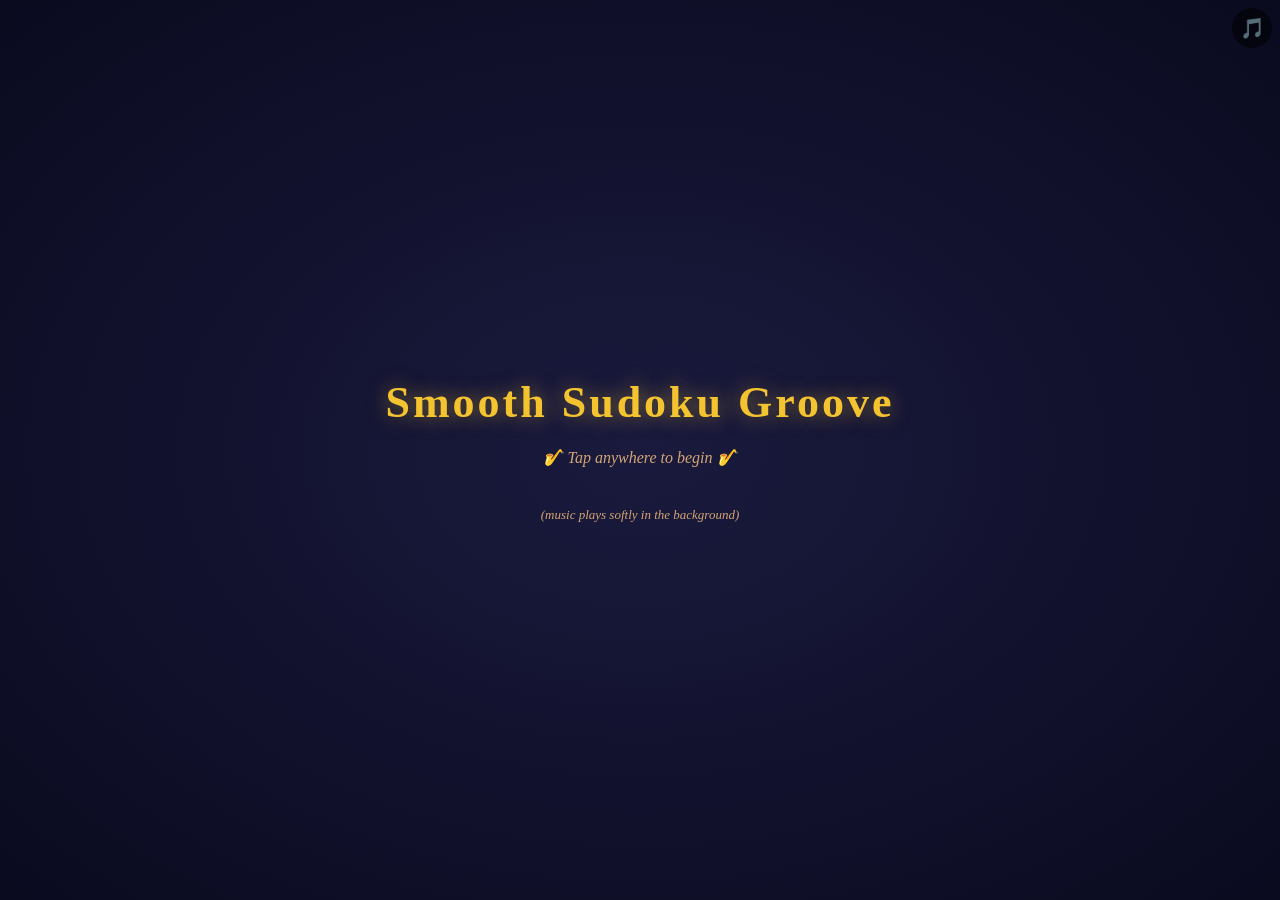
<file: games/qwen3-7-plus.html>
<!DOCTYPE html>
<html lang="en">
<head>
<meta charset="UTF-8">
<meta name="viewport" content="width=device-width, initial-scale=1.0, user-scalable=no">
<title>Smooth Sudoku Groove</title>
<style>
  * { box-sizing: border-box; margin: 0; padding: 0; -webkit-tap-highlight-color: transparent; }
  html, body { width: 100%; height: 100%; overflow: hidden; background: #0a0a1f; font-family: Georgia, serif; color: #f4c430; user-select: none; }
  #wrap { position: fixed; inset: 0; display: flex; flex-direction: column; align-items: center; justify-content: flex-start; padding: 10px; }
  h1 { font-size: clamp(20px, 4vw, 32px); color: #f4c430; text-shadow: 0 0 12px rgba(244,196,48,0.4); margin: 6px 0 4px; letter-spacing: 2px; text-align: center; }
  .sub { font-size: 12px; color: #d4a574; opacity: 0.7; margin-bottom: 8px; font-style: italic; }
  #game { position: relative; width: 100%; max-width: 520px; flex: 1; display: flex; flex-direction: column; align-items: center; justify-content: center; }
  canvas { display: block; touch-action: none; cursor: pointer; border-radius: 12px; box-shadow: 0 0 40px rgba(212,165,116,0.15); }
  #pad { display: grid; grid-template-columns: repeat(4, 1fr); gap: 8px; width: 100%; max-width: 420px; margin-top: 14px; padding: 0 6px; }
  .numBtn { background: linear-gradient(145deg, #2a2a55, #1a1a3e); border: 2px solid #d4a574; color: #f4c430; font-size: clamp(22px, 5vw, 30px); font-weight: bold; padding: 14px 0; border-radius: 12px; cursor: pointer; font-family: Georgia, serif; box-shadow: 0 4px 10px rgba(0,0,0,0.4), inset 0 1px 0 rgba(255,255,255,0.08); transition: transform 0.1s, box-shadow 0.1s; }
  .numBtn:active { transform: translateY(2px); box-shadow: 0 2px 4px rgba(0,0,0,0.4); }
  .numBtn.erase { grid-column: span 4; background: linear-gradient(145deg, #3a2a35, #2a1a2e); border-color: #b8860b; font-size: 18px; padding: 10px 0; }
  #controls { display: flex; gap: 10px; margin-top: 10px; width: 100%; max-width: 420px; padding: 0 6px; }
  .ctrlBtn { flex: 1; background: linear-gradient(145deg, #2a2a55, #1a1a3e); border: 2px solid #d4a574; color: #f4c430; font-size: 15px; padding: 10px; border-radius: 10px; cursor: pointer; font-family: Georgia, serif; letter-spacing: 1px; }
  .ctrlBtn:active { transform: translateY(1px); }
  #toast { position: absolute; top: 50%; left: 50%; transform: translate(-50%, -50%); background: rgba(26,26,62,0.95); border: 2px solid #f4c430; color: #f4c430; padding: 20px 30px; border-radius: 14px; font-size: 22px; text-align: center; pointer-events: none; opacity: 0; transition: opacity 0.4s; box-shadow: 0 0 30px rgba(244,196,48,0.5); }
  #toast.show { opacity: 1; }
  #startOverlay { position: fixed; inset: 0; background: radial-gradient(ellipse at center, #1a1a3e 0%, #0a0a1f 100%); display: flex; flex-direction: column; align-items: center; justify-content: center; z-index: 100; cursor: pointer; }
  #startOverlay h2 { color: #f4c430; font-size: clamp(28px, 6vw, 44px); margin-bottom: 20px; text-shadow: 0 0 20px rgba(244,196,48,0.5); letter-spacing: 3px; }
  #startOverlay p { color: #d4a574; font-size: 16px; font-style: italic; }
  #startOverlay .pulse { animation: pulse 2s infinite; }
  @keyframes pulse { 0%, 100% { opacity: 0.6; } 50% { opacity: 1; } }
</style>
</head>
<body>
<div id="startOverlay">
  <h2>Smooth Sudoku Groove</h2>
  <p>🎷 Tap anywhere to begin 🎷</p>
  <p class="pulse" style="margin-top: 40px; font-size: 13px;">(music plays softly in the background)</p>
</div>
<div id="wrap">
  <h1>Smooth Sudoku Groove</h1>
  <div class="sub">~ a mellow 4×4 lounge puzzle ~</div>
  <div id="game">
    <canvas id="board"></canvas>
    <div id="toast"></div>
  </div>
  <div id="pad">
    <button class="numBtn" data-n="1">1</button>
    <button class="numBtn" data-n="2">2</button>
    <button class="numBtn" data-n="3">3</button>
    <button class="numBtn" data-n="4">4</button>
    <button class="numBtn erase" data-n="0">✕ Erase</button>
  </div>
  <div id="controls">
    <button class="ctrlBtn" id="shuffleBtn">♫ New Puzzle</button>
    <button class="ctrlBtn" id="muteBtn">🔊 Music</button>
  </div>
</div>

<script>
// [PP_CONFIG_INJECT]
const GAME_CONFIG = {
  theme: {
    title: "Smooth Sudoku Groove",
    background: "#1a1a3e",
    backgroundDeep: "#0a0a1f",
    accent: "#d4a574",
    gold: "#f4c430",
    brass: "#b8860b",
    cellFill: "#24244a",
    cellGiven: "#2e2856",
    cellSelected: "#3a2f5a",
    textGiven: "#f4c430",
    textUser: "#d4a574",
    textError: "#ff6b6b"
  },
  cellsToRemove: 9,
  noteFloatSpeed: 70,
  shakeDuration: 400,
  dimDuration: 400,
  musicTempo: 72,
  musicVolume: 0.35,
  assets: { background_image: null }
};
if (typeof window !== 'undefined') { window.GAME_CONFIG = GAME_CONFIG; }
// [/PP_CONFIG_INJECT]

const TITLE = (GAME_CONFIG.theme && GAME_CONFIG.theme.title) || 'Smooth Sudoku Groove';
document.title = TITLE;
document.querySelector('h1').textContent = TITLE;

const BG = (GAME_CONFIG.theme && GAME_CONFIG.theme.background) || '#1a1a3e';
const BG_DEEP = (GAME_CONFIG.theme && GAME_CONFIG.theme.backgroundDeep) || '#0a0a1f';
const ACCENT = (GAME_CONFIG.theme && GAME_CONFIG.theme.accent) || '#d4a574';
const GOLD = (GAME_CONFIG.theme && GAME_CONFIG.theme.gold) || '#f4c430';
const BRASS = (GAME_CONFIG.theme && GAME_CONFIG.theme.brass) || '#b8860b';
const CELL_FILL = (GAME_CONFIG.theme && GAME_CONFIG.theme.cellFill) || '#24244a';
const CELL_GIVEN = (GAME_CONFIG.theme && GAME_CONFIG.theme.cellGiven) || '#2e2856';
const CELL_SEL = (GAME_CONFIG.theme && GAME_CONFIG.theme.cellSelected) || '#3a2f5a';
const TEXT_GIVEN = (GAME_CONFIG.theme && GAME_CONFIG.theme.textGiven) || '#f4c430';
const TEXT_USER = (GAME_CONFIG.theme && GAME_CONFIG.theme.textUser) || '#d4a574';
const TEXT_ERR = (GAME_CONFIG.theme && GAME_CONFIG.theme.textError) || '#ff6b6b';
const CELLS_TO_REMOVE = GAME_CONFIG.cellsToRemove || 9;
const NOTE_SPEED = GAME_CONFIG.noteFloatSpeed || 70;
const SHAKE_DUR = GAME_CONFIG.shakeDuration || 400;
const DIM_DUR = GAME_CONFIG.dimDuration || 400;
const TEMPO = GAME_CONFIG.musicTempo || 72;
const MUSIC_VOL = GAME_CONFIG.musicVolume || 0.35;

const bgImg = new Image();
if (GAME_CONFIG.assets && GAME_CONFIG.assets.background_image) {
  bgImg.src = GAME_CONFIG.assets.background_image;
}

const canvas = document.getElementById('board');
const ctx = canvas.getContext('2d');
let SIZE = 400;
let CELL = 100;
let GRID_X = 0, GRID_Y = 0;

function resize() {
  const wrap = document.getElementById('game');
  const maxW = Math.min(wrap.clientWidth - 10, 520);
  const maxH = wrap.clientHeight - 10;
  SIZE = Math.min(maxW, maxH);
  SIZE = Math.max(SIZE, 240);
  canvas.width = SIZE;
  canvas.height = SIZE;
  CELL = Math.floor(SIZE * 0.9 / 4);
  GRID_X = Math.floor((SIZE - CELL * 4) / 2);
  GRID_Y = Math.floor((SIZE - CELL * 4) / 2);
}
window.addEventListener('resize', resize);

// --- Sudoku generation ---
function generateSolution() {
  // base 4x4 valid pattern
  const base = [
    [1,2,3,4],
    [3,4,1,2],
    [2,1,4,3],
    [4,3,2,1]
  ];
  // shuffle digits 1-4
  const digits = [1,2,3,4];
  for (let i = digits.length-1; i > 0; i--) {
    const j = Math.floor(Math.random()*(i+1));
    [digits[i], digits[j]] = [digits[j], digits[i]];
  }
  const g = base.map(r => r.map(v => digits[v-1]));
  // swap rows within bands (rows 0-1 and 2-3)
  if (Math.random() < 0.5) [g[0], g[1]] = [g[1], g[0]];
  if (Math.random() < 0.5) [g[2], g[3]] = [g[3], g[2]];
  // swap bands
  if (Math.random() < 0.5) { [g[0], g[2]] = [g[2], g[0]]; [g[1], g[3]] = [g[3], g[1]]; }
  // swap cols within stacks
  if (Math.random() < 0.5) { for (let r=0;r<4;r++) [g[r][0], g[r][1]] = [g[r][1], g[r][0]]; }
  if (Math.random() < 0.5) { for (let r=0;r<4;r++) [g[r][2], g[r][3]] = [g[r][3], g[r][2]]; }
  // swap stacks
  if (Math.random() < 0.5) { for (let r=0;r<4;r++) { [g[r][0], g[r][2]] = [g[r][2], g[r][0]]; [g[r][1], g[r][3]] = [g[r][3], g[r][1]]; } }
  return g;
}

function makePuzzle() {
  const sol = generateSolution();
  const puzzle = sol.map(r => r.slice());
  const given = Array.from({length:4}, () => Array(4).fill(false));
  const positions = [];
  for (let i=0;i<16;i++) positions.push(i);
  // shuffle
  for (let i=positions.length-1;i>0;i--) {
    const j = Math.floor(Math.random()*(i+1));
    [positions[i], positions[j]] = [positions[j], positions[i]];
  }
  // mark given cells (keep 16 - cellsToRemove)
  const keep = 16 - CELLS_TO_REMOVE;
  for (let i=0;i<keep;i++) {
    const p = positions[i];
    const r = Math.floor(p/4), c = p%4;
    given[r][c] = true;
  }
  return { solution: sol, puzzle, given, current: puzzle.map(r => r.slice()) };
}

let state = makePuzzle();
let selected = null; // {r, c}
let particles = [];
let shakeT = 0;
let dimT = 0;
let winT = 0;
let errorCells = []; // {r,c,t}

// --- Audio ---
let audioCtx = null;
let masterGain = null;
let musicGain = null;
let musicStarted = false;
let musicMuted = false;
let nextNoteTime = 0;
let beatIndex = 0;

function initAudio() {
  if (audioCtx) return;
  try {
    audioCtx = new (window.AudioContext || window.webkitAudioContext)();
    masterGain = audioCtx.createGain();
    masterGain.gain.value = 0.8;
    masterGain.connect(audioCtx.destination);
    musicGain = audioCtx.createGain();
    musicGain.gain.value = MUSIC_VOL;
    musicGain.connect(masterGain);
  } catch(e) { console.warn('Audio init failed', e); }
}

// Bass pluck - low sine/triangle with quick decay
function playBass(time, freq) {
  if (!audioCtx) return;
  const osc = audioCtx.createOscillator();
  const gain = audioCtx.createGain();
  osc.type = 'triangle';
  osc.frequency.setValueAtTime(freq, time);
  gain.gain.setValueAtTime(0, time);
  gain.gain.linearRampToValueAtTime(0.35, time + 0.01);
  gain.gain.exponentialRampToValueAtTime(0.001, time + 0.6);
  osc.connect(gain);
  gain.connect(musicGain);
  osc.start(time);
  osc.stop(time + 0.7);
}

// Brushed snare - noise burst with filter
function playBrush(time) {
  if (!audioCtx) return;
  const bufSize = audioCtx.sampleRate * 0.3;
  const buf = audioCtx.createBuffer(1, bufSize, audioCtx.sampleRate);
  const data = buf.getChannelData(0);
  for (let i=0;i<bufSize;i++) data[i] = (Math.random()*2-1) * (1 - i/bufSize);
  const src = audioCtx.createBufferSource();
  src.buffer = buf;
  const filter = audioCtx.createBiquadFilter();
  filter.type = 'highpass';
  filter.frequency.value = 3000;
  const gain = audioCtx.createGain();
  gain.gain.setValueAtTime(0.15, time);
  gain.gain.exponentialRampToValueAtTime(0.001, time + 0.25);
  src.connect(filter);
  filter.connect(gain);
  gain.connect(musicGain);
  src.start(time);
}

// Synth pad chord - sustained warm chord
let padNodes = null;
function startPad() {
  if (!audioCtx || padNodes) return;
  // Cm7-ish chord: C3, Eb3, G3, Bb3
  const freqs = [130.81, 155.56, 196.00, 233.08];
  const gain = audioCtx.createGain();
  gain.gain.value = 0;
  gain.gain.linearRampToValueAtTime(0.08, audioCtx.currentTime + 2);
  const filter = audioCtx.createBiquadFilter();
  filter.type = 'lowpass';
  filter.frequency.value = 1200;
  const oscs = freqs.map(f => {
    const o = audioCtx.createOscillator();
    o.type = 'sine';
    o.frequency.value = f;
    o.connect(filter);
    o.start();
    return o;
  });
  filter.connect(gain);
  gain.connect(musicGain);
  padNodes = { oscs, gain, filter };
}

function stopPad() {
  if (!padNodes) return;
  padNodes.gain.gain.linearRampToValueAtTime(0, audioCtx.currentTime + 0.5);
  const p = padNodes;
  setTimeout(() => { p.oscs.forEach(o => { try { o.stop(); } catch(e){} }); }, 600);
  padNodes = null;
}

// Bass line pattern (jazz walking bass in C minor)
const bassPattern = [
  { beat: 0, freq: 65.41 },   // C2
  { beat: 1, freq: 77.78 },   // Eb2
  { beat: 2, freq: 87.31 },   // F2
  { beat: 3, freq: 98.00 },   // G2
  { beat: 4, freq: 103.83 },  // Ab2
  { beat: 5, freq: 98.00 },   // G2
  { beat: 6, freq: 87.31 },   // F2
  { beat: 7, freq: 73.42 },   // D2
];

function scheduleMusic() {
  if (!audioCtx || musicMuted) return;
  const beatLen = 60 / TEMPO;
  const lookahead = 0.2;
  while (nextNoteTime < audioCtx.currentTime + lookahead) {
    const bi = beatIndex % 8;
    // bass
    if (bassPattern[bi]) {
      playBass(nextNoteTime, bassPattern[bi].freq);
    }
    // brush on 2 and 4 (beats 1, 3, 5, 7 in 8th notes)
    if (bi === 2 || bi === 6) {
      playBrush(nextNoteTime);
    }
    nextNoteTime += beatLen / 2; // 8th notes
    beatIndex++;
  }
}

function startMusic() {
  if (!audioCtx || musicStarted) return;
  musicStarted = true;
  nextNoteTime = audioCtx.currentTime + 0.1;
  beatIndex = 0;
  startPad();
  scheduleMusic();
}

function stopMusic() {
  musicStarted = false;
  stopPad();
}

// Chime for correct placement
function playChime() {
  if (!audioCtx) return;
  const now = audioCtx.currentTime;
  const freqs = [523.25, 659.25, 783.99]; // C5, E5, G5
  freqs.forEach((f, i) => {
    const osc = audioCtx.createOscillator();
    const gain = audioCtx.createGain();
    osc.type = 'sine';
    osc.frequency.value = f;
    gain.gain.setValueAtTime(0, now + i*0.03);
    gain.gain.linearRampToValueAtTime(0.18, now + i*0.03 + 0.02);
    gain.gain.exponentialRampToValueAtTime(0.001, now + i*0.03 + 0.6);
    osc.connect(gain);
    gain.connect(masterGain);
    osc.start(now + i*0.03);
    osc.stop(now + i*0.03 + 0.7);
  });
}

// Muted trumpet wah for error
function playMutedTrumpet() {
  if (!audioCtx) return;
  const now = audioCtx.currentTime;
  const osc = audioCtx.createOscillator();
  const filter = audioCtx.createBiquadFilter();
  const gain = audioCtx.createGain();
  osc.type = 'sawtooth';
  osc.frequency.setValueAtTime(220, now);
  osc.frequency.linearRampToValueAtTime(180, now + 0.4);
  filter.type = 'lowpass';
  filter.frequency.setValueAtTime(800, now);
  filter.frequency.linearRampToValueAtTime(400, now + 0.4);
  filter.Q.value = 8;
  gain.gain.setValueAtTime(0, now);
  gain.gain.linearRampToValueAtTime(0.15, now + 0.05);
  gain.gain.linearRampToValueAtTime(0.12, now + 0.2);
  gain.gain.exponentialRampToValueAtTime(0.001, now + 0.5);
  osc.connect(filter);
  filter.connect(gain);
  gain.connect(masterGain);
  osc.start(now);
  osc.stop(now + 0.55);
}

// Win jazz chord - major 7th
function playWinChord() {
  if (!audioCtx) return;
  const now = audioCtx.currentTime;
  const freqs = [261.63, 329.63, 392.00, 493.88, 659.25]; // Cmaj9
  freqs.forEach((f, i) => {
    const osc = audioCtx.createOscillator();
    const gain = audioCtx.createGain();
    osc.type = i < 3 ? 'sine' : 'triangle';
    osc.frequency.value = f;
    gain.gain.setValueAtTime(0, now);
    gain.gain.linearRampToValueAtTime(0.15, now + 0.05);
    gain.gain.exponentialRampToValueAtTime(0.001, now + 2.5);
    osc.connect(gain);
    gain.connect(masterGain);
    osc.start(now);
    osc.stop(now + 2.6);
  });
}

// --- Particles ---
function spawnNote(x, y, color) {
  particles.push({
    x, y,
    vx: (Math.random()-0.5) * 20,
    vy: -NOTE_SPEED - Math.random()*30,
    life: 1.5,
    maxLife: 1.5,
    color: color || GOLD,
    rot: Math.random() * Math.PI * 2,
    vrot: (Math.random()-0.5) * 2,
    size: 14 + Math.random()*8
  });
}

function spawnWinCascade() {
  for (let i=0; i<30; i++) {
    setTimeout(() => {
      const x = GRID_X + Math.random() * CELL * 4;
      const y = GRID_Y + CELL * 4;
      spawnNote(x, y, Math.random() < 0.5 ? GOLD : ACCENT);
    }, i * 80);
  }
}

function drawNote(p) {
  ctx.save();
  ctx.translate(p.x, p.y);
  ctx.rotate(p.rot);
  ctx.globalAlpha = Math.max(0, p.life / p.maxLife);
  ctx.fillStyle = p.color;
  ctx.strokeStyle = p.color;
  ctx.lineWidth = 2;
  // note head (ellipse)
  ctx.beginPath();
  ctx.ellipse(0, 0, p.size*0.4, p.size*0.3, -0.4, 0, Math.PI*2);
  ctx.fill();
  // stem
  ctx.beginPath();
  ctx.moveTo(p.size*0.35, -p.size*0.1);
  ctx.lineTo(p.size*0.35, -p.size*0.9);
  ctx.stroke();
  // flag
  ctx.beginPath();
  ctx.moveTo(p.size*0.35, -p.size*0.9);
  ctx.quadraticCurveTo(p.size*0.7, -p.size*0.7, p.size*0.35, -p.size*0.4);
  ctx.stroke();
  ctx.restore();
}

// --- Drawing ---
function drawGrid() {
  // background
  if (bgImg.complete && bgImg.naturalWidth) {
    ctx.drawImage(bgImg, 0, 0, canvas.width, canvas.height);
  } else {
    const grd = ctx.createRadialGradient(SIZE/2, SIZE/2, 50, SIZE/2, SIZE/2, SIZE*0.7);
    grd.addColorStop(0, BG);
    grd.addColorStop(1, BG_DEEP);
    ctx.fillStyle = grd;
    ctx.fillRect(0, 0, SIZE, SIZE);
  }

  // dim overlay
  if (dimT > 0) {
    ctx.fillStyle = `rgba(0,0,0,${0.4 * (dimT/DIM_DUR)})`;
    ctx.fillRect(0, 0, SIZE, SIZE);
  }

  // shake offset
  let sx = 0, sy = 0;
  if (shakeT > 0) {
    const amp = 6 * (shakeT / SHAKE_DUR);
    sx = (Math.random()-0.5) * amp;
    sy = (Math.random()-0.5) * amp;
  }

  ctx.save();
  ctx.translate(sx, sy);

  // grid backdrop
  ctx.fillStyle = 'rgba(10,10,30,0.5)';
  ctx.fillRect(GRID_X - 8, GRID_Y - 8, CELL*4 + 16, CELL*4 + 16);

  // cells
  const t = performance.now() / 1000;
  for (let r=0; r<4; r++) {
    for (let c=0; c<4; c++) {
      const x = GRID_X + c*CELL;
      const y = GRID_Y + r*CELL;
      const isGiven = state.given[r][c];
      const val = state.current[r][c];
      const isSel = selected && selected.r === r && selected.c === c;
      const isError = errorCells.some(e => e.r === r && e.c === c);

      // cell fill
      if (isSel) {
        ctx.fillStyle = CELL_SEL;
      } else if (isGiven) {
        ctx.fillStyle = CELL_GIVEN;
      } else {
        ctx.fillStyle = CELL_FILL;
      }
      ctx.fillRect(x, y, CELL, CELL);

      // selected golden pulsing rim
      if (isSel) {
        const pulse = 0.5 + 0.5 * Math.sin(t * 4);
        ctx.strokeStyle = GOLD;
        ctx.lineWidth = 3 + pulse * 2;
        ctx.shadowColor = GOLD;
        ctx.shadowBlur = 15 * pulse;
        ctx.strokeRect(x+2, y+2, CELL-4, CELL-4);
        ctx.shadowBlur = 0;
      }

      // error glow
      if (isError) {
        const errCell = errorCells.find(e => e.r === r && e.c === c);
        const a = errCell.t / 600;
        ctx.strokeStyle = TEXT_ERR;
        ctx.lineWidth = 3;
        ctx.globalAlpha = a;
        ctx.strokeRect(x+2, y+2, CELL-4, CELL-4);
        ctx.globalAlpha = 1;
      }

      // number
      if (val > 0) {
        ctx.fillStyle = isGiven ? TEXT_GIVEN : (isError ? TEXT_ERR : TEXT_USER);
        ctx.font = `bold ${Math.floor(CELL*0.55)}px Georgia, serif`;
        ctx.textAlign = 'center';
        ctx.textBaseline = 'middle';
        if (isGiven) {
          ctx.shadowColor = GOLD;
          ctx.shadowBlur = 10;
        }
        ctx.fillText(val.toString(), x + CELL/2, y + CELL/2);
        ctx.shadowBlur = 0;
      }
    }
  }

  // quadrant dividers (bold)
  ctx.strokeStyle = ACCENT;
  ctx.lineWidth = 3;
  ctx.beginPath();
  ctx.moveTo(GRID_X, GRID_Y);
  ctx.lineTo(GRID_X + CELL*4, GRID_Y);
  ctx.lineTo(GRID_X + CELL*4, GRID_Y + CELL*4);
  ctx.lineTo(GRID_X, GRID_Y + CELL*4);
  ctx.closePath();
  ctx.stroke();

  // inner bold lines (quadrant borders)
  ctx.lineWidth = 3;
  ctx.strokeStyle = GOLD;
  ctx.beginPath();
  ctx.moveTo(GRID_X + CELL*2, GRID_Y);
  ctx.lineTo(GRID_X + CELL*2, GRID_Y + CELL*4);
  ctx.moveTo(GRID_X, GRID_Y + CELL*2);
  ctx.lineTo(GRID_X + CELL*4, GRID_Y + CELL*2);
  ctx.stroke();

  // thin grid lines
  ctx.lineWidth = 1;
  ctx.strokeStyle = 'rgba(212,165,116,0.4)';
  for (let i=1; i<4; i++) {
    if (i === 2) continue;
    ctx.beginPath();
    ctx.moveTo(GRID_X + CELL*i, GRID_Y);
    ctx.lineTo(GRID_X + CELL*i, GRID_Y + CELL*4);
    ctx.moveTo(GRID_X, GRID_Y + CELL*i);
    ctx.lineTo(GRID_X + CELL*4, GRID_Y + CELL*i);
    ctx.stroke();
  }

  ctx.restore();

  // particles
  particles.forEach(p => drawNote(p));
}

// --- Logic ---
function checkWin() {
  for (let r=0; r<4; r++) {
    for (let c=0; c<4; c++) {
      if (state.current[r][c] !== state.solution[r][c]) return false;
    }
  }
  return true;
}

function isValidPlacement(r, c, v) {
  if (v === 0) return true;
  // check row
  for (let i=0; i<4; i++) if (i !== c && state.current[r][i] === v) return false;
  // check col
  for (let i=0; i<4; i++) if (i !== r && state.current[i][c] === v) return false;
  // check 2x2 quadrant
  const qr = Math.floor(r/2)*2, qc = Math.floor(c/2)*2;
  for (let i=0; i<2; i++) {
    for (let j=0; j<2; j++) {
      const rr = qr+i, cc = qc+j;
      if ((rr !== r || cc !== c) && state.current[rr][cc] === v) return false;
    }
  }
  return true;
}

function placeNumber(v) {
  if (!selected) return;
  if (state.given[selected.r][selected.c]) return;
  const r = selected.r, c = selected.c;
  if (v === 0) {
    state.current[r][c] = 0;
    return;
  }
  if (isValidPlacement(r, c, v)) {
    state.current[r][c] = v;
    playChime();
    const px = GRID_X + c*CELL + CELL/2;
    const py = GRID_Y + r*CELL + CELL/2;
    spawnNote(px, py, GOLD);
    if (checkWin()) {
      winT = performance.now();
      playWinChord();
      spawnWinCascade();
      setTimeout(() => showToast('♫ Smooth! ♫\nTap "New Puzzle" for another'), 600);
    }
  } else {
    // invalid
    state.current[r][c] = v;
    errorCells.push({r, c, t: 600});
    playMutedTrumpet();
    shakeT = SHAKE_DUR;
    dimT = DIM_DUR;
    // revert after brief moment so user sees the error
    setTimeout(() => {
      if (state.current[r][c] === v && !state.given[r][c]) {
        state.current[r][c] = 0;
      }
    }, 500);
  }
}

function showToast(msg) {
  const t = document.getElementById('toast');
  t.innerHTML = msg.replace(/\n/g, '<br>');
  t.classList.add('show');
  setTimeout(() => t.classList.remove('show'), 2800);
}

function newPuzzle() {
  state = makePuzzle();
  selected = null;
  particles = [];
  errorCells = [];
  shakeT = 0;
  dimT = 0;
  winT = 0;
}

// --- Input ---
canvas.addEventListener('pointerdown', (e) => {
  const rect = canvas.getBoundingClientRect();
  const x = (e.clientX - rect.left) * (canvas.width / rect.width);
  const y = (e.clientY - rect.top) * (canvas.height / rect.height);
  const c = Math.floor((x - GRID_X) / CELL);
  const r = Math.floor((y - GRID_Y) / CELL);
  if (r >= 0 && r < 4 && c >= 0 && c < 4) {
    selected = {r, c};
  } else {
    selected = null;
  }
});

document.querySelectorAll('.numBtn').forEach(btn => {
  btn.addEventListener('click', () => {
    const n = parseInt(btn.dataset.n);
    placeNumber(n);
  });
});

document.getElementById('shuffleBtn').addEventListener('click', () => {
  newPuzzle();
  showToast('♫ Fresh groove ♫');
});

document.getElementById('muteBtn').addEventListener('click', (e) => {
  musicMuted = !musicMuted;
  if (musicMuted) {
    musicGain.gain.linearRampToValueAtTime(0, audioCtx.currentTime + 0.3);
    e.target.textContent = '🔇 Music';
  } else {
    musicGain.gain.linearRampToValueAtTime(MUSIC_VOL, audioCtx.currentTime + 0.3);
    e.target.textContent = '🔊 Music';
    if (!musicStarted) startMusic();
  }
});

// Start overlay
document.getElementById('startOverlay').addEventListener('click', () => {
  initAudio();
  if (audioCtx.state === 'suspended') audioCtx.resume();
  startMusic();
  document.getElementById('startOverlay').style.display = 'none';
});

// --- Loop ---
let lastT = performance.now();
function loop(now) {
  const dt = (now - lastT) / 1000;
  lastT = now;

  // update particles
  particles = particles.filter(p => {
    p.x += p.vx * dt;
    p.y += p.vy * dt;
    p.vy += 10 * dt; // slight gravity for float-up feel (vy is negative)
    p.rot += p.vrot * dt;
    p.life -= dt;
    return p.life > 0;
  });

  // update timers
  if (shakeT > 0) shakeT = Math.max(0, shakeT - dt*1000);
  if (dimT > 0) dimT = Math.max(0, dimT - dt*1000);
  errorCells = errorCells.filter(e => { e.t -= dt*1000; return e.t > 0; });

  // music scheduler
  if (musicStarted && !musicMuted && audioCtx) scheduleMusic();

  drawGrid();
  requestAnimationFrame(loop);
}

resize();
requestAnimationFrame(loop);
</script>
<audio id="pp-bgm" loop preload="metadata" src="audio/qwen3-7-plus.mp3"></audio><script id="pp-bgm-init">(function(){var a=document.getElementById("pp-bgm");if(!a)return;a.volume=0.3;var KEY="pp_bgm_muted";var muted=false;try{muted=localStorage.getItem(KEY)==="1";}catch(e){}a.muted=muted;var fired=false;function go(){if(fired)return;fired=true;if(a.muted)return;var r=a.play();if(r&&r.catch)r.catch(function(){});}try{if(!muted){var p=a.play();if(p&&p.then){p.then(function(){fired=true;}).catch(arm);}else{arm();}}else{arm();}}catch(e){arm();}function arm(){var ev=["pointerdown","keydown","touchstart"];var fn=function(){go();ev.forEach(function(e){document.removeEventListener(e,fn,true);});};ev.forEach(function(e){document.addEventListener(e,fn,{once:true,capture:true});});}})();</script><button id="pp-bgm-mute" type="button" aria-label="Toggle music" style="position:fixed;top:8px;right:8px;z-index:2147483647;width:40px;height:40px;border:none;border-radius:50%;background:rgba(0,0,0,0.55);color:#fff;font-size:20px;line-height:40px;padding:0;cursor:pointer;-webkit-tap-highlight-color:transparent;">🎵</button><script id="pp-bgm-mute-init">(function(){var a=document.getElementById("pp-bgm");var b=document.getElementById("pp-bgm-mute");if(!a||!b)return;var KEY="pp_bgm_muted";function render(){b.textContent=a.muted?"\uD83D\uDD07":"\uD83C\uDFB5";}render();b.addEventListener("click",function(e){e.stopPropagation();a.muted=!a.muted;try{localStorage.setItem(KEY,a.muted?"1":"0");}catch(err){}if(!a.muted){var r=a.play();if(r&&r.catch)r.catch(function(){});}else{try{a.pause();}catch(err){}}render();});})();</script>
</body>
</html>
</file>
<file: style.css>
:root{
  --bg:#ffffff; --panel:#f7f8fa; --ink:#1a1d23; --soft:#3a414c; --muted:#697586;
  --line:#e4e7ec; --accent:#1f5fd6; --accent-soft:#eef3fc;
  --good:#0f7a3d; --good-bg:#eaf6ee; --good-bd:#bfe3cb;
  --warn:#8a5a00; --warn-bg:#fdf4e3; --warn-bd:#f0dca8;
  --bad:#b42318; --bad-bg:#fdecea; --bad-bd:#f4c4be;
  --reduced:#6936b3; --reduced-bg:#f3edfb; --reduced-bd:#dcc9f2;
  --max:900px;
}
*{box-sizing:border-box}
html{scroll-behavior:smooth; -webkit-text-size-adjust:100%}
body{
  margin:0; background:var(--bg); color:var(--ink);
  font:17px/1.7 -apple-system,BlinkMacSystemFont,"Segoe UI",Roboto,Helvetica,Arial,sans-serif;
}
a{color:var(--accent); text-decoration:none}
a:hover{text-decoration:underline}
.wrap{max-width:var(--max); margin:0 auto; padding:0 22px}
header.hero{border-bottom:1px solid var(--line); padding:56px 0 30px; background:linear-gradient(180deg,#fbfcfe,#ffffff)}
.hero .kicker{text-transform:uppercase; letter-spacing:.09em; font-size:.74rem; color:var(--muted); margin:0 0 12px; font-weight:600}
.hero h1{font-size:2.15rem; line-height:1.18; margin:0 0 14px; letter-spacing:-.02em; color:#0d1117}
.hero .sub{color:var(--soft); font-size:1.1rem; margin:0 0 20px; max-width:760px}
.badges{display:flex; flex-wrap:wrap; gap:8px}
.badge{background:#fff; border:1px solid var(--line); border-radius:999px; padding:5px 13px; font-size:.84rem; color:var(--muted)}
.badge b{color:var(--ink)}
nav.toc{position:sticky; top:0; z-index:5; background:rgba(255,255,255,.92); backdrop-filter:blur(8px); border-bottom:1px solid var(--line); font-size:.85rem}
nav.toc .wrap{display:flex; flex-wrap:wrap; gap:4px 18px; padding:11px 22px}
nav.toc a{color:var(--muted)}
nav.toc a:hover{color:var(--accent)}
section{padding:30px 0; border-bottom:1px solid var(--line)}
h2{font-size:1.5rem; margin:0 0 14px; letter-spacing:-.01em; color:#0d1117}
h3{font-size:1.1rem; margin:24px 0 8px; color:#27303d}
h4{font-size:1rem; margin:20px 0 6px; color:#27303d}
p{margin:0 0 14px}
.lead{font-size:1.06rem; color:var(--soft)}
.muted{color:var(--muted); font-size:.92rem}
table{width:100%; border-collapse:collapse; margin:14px 0; font-size:.9rem; table-layout:auto}
th,td{border:1px solid var(--line); padding:8px 11px; text-align:left; vertical-align:top; overflow-wrap:anywhere}
td.wrap-cell,th.wrap-cell{min-width:240px}
/* big data tables break out of the prose column to use the side whitespace */
.wide{width:min(1180px,95vw); position:relative; left:50%; transform:translateX(-50%); margin:14px 0}
.wide table{margin:0}
@media(max-width:1000px){ .wide{width:100%; left:auto; transform:none} .wide table{overflow-x:auto; display:block} }
thead th{background:#f2f4f7; color:#27303d; position:sticky; top:0}
tbody tr:nth-child(even){background:#fafbfc}
code,.mono{font-family:ui-monospace,SFMono-Regular,Menlo,Consolas,monospace; font-size:.86em; background:#f2f4f7; border:1px solid var(--line); padding:1px 5px; border-radius:4px; color:#27303d}
.tag{display:inline-block; font-size:.74rem; font-weight:600; padding:2px 8px; border-radius:999px; border:1px solid; white-space:nowrap}
.t-clean{color:var(--good); border-color:var(--good-bd); background:var(--good-bg)}
.t-reduced{color:var(--reduced); border-color:var(--reduced-bd); background:var(--reduced-bg)}
.t-flawed{color:var(--warn); border-color:var(--warn-bd); background:var(--warn-bg)}
.t-broken{color:var(--bad); border-color:var(--bad-bd); background:var(--bad-bg)}
.shot{width:120px; height:auto; border:1px solid var(--line); border-radius:6px; display:block; box-shadow:0 1px 3px rgba(16,24,40,.06)}
.shot-cell{width:130px}
.play{font-weight:600}
.callout-box{background:var(--accent-soft); border:1px solid #d4e2fa; border-left:3px solid var(--accent); border-radius:10px; padding:18px 22px; margin:22px 0}
.callout-box h2{margin-top:0}
pre.prompt{background:#f7f8fa; border:1px solid var(--line); border-radius:8px; padding:13px 16px; font-family:ui-monospace,SFMono-Regular,Menlo,Consolas,monospace; font-size:.9rem; color:#27303d; white-space:pre-wrap; word-break:break-word; overflow-x:auto}
.funnel{max-width:560px; border:1px solid var(--line); border-radius:10px; overflow:hidden; margin:14px 0}
.frow{display:flex; justify-content:space-between; gap:16px; padding:10px 16px; border-bottom:1px solid var(--line)}
.frow:last-child{border-bottom:0}
.frow.hl{background:var(--accent-soft); font-weight:600}
.frow .fn{font-variant-numeric:tabular-nums; color:#27303d}
.cards{display:grid; grid-template-columns:repeat(auto-fit,minmax(190px,1fr)); gap:12px; margin:14px 0}
.card{background:#fff; border:1px solid var(--line); border-radius:10px; padding:14px 16px; box-shadow:0 1px 2px rgba(16,24,40,.04)}
.card .ck{font-size:.72rem; text-transform:uppercase; letter-spacing:.06em; color:var(--muted)}
.card .cv{font-size:1.05rem; margin:6px 0 2px}
.card .cm{font-size:.82rem; color:var(--muted)}
details.glossary{background:var(--panel); border:1px solid var(--line); border-radius:8px; padding:10px 16px; margin:14px 0}
details.glossary summary{cursor:pointer; font-weight:600; color:#27303d}
ul.tight{margin:8px 0 14px; padding-left:22px}
ul.tight li{margin:5px 0}
ol.refs{font-size:.92rem; line-height:1.75; padding-left:22px}
ol.refs li{margin:6px 0}
.about{background:var(--panel); border:1px solid var(--line); border-radius:10px; padding:20px 24px; margin:8px 0}
.about h2{margin-top:0}
footer{padding:30px 0 64px; color:var(--muted); font-size:.86rem}
@media(max-width:640px){ .hero h1{font-size:1.6rem} body{font-size:16px} th,td{font-size:.82rem} }

/* ---- print / PDF ---- */
.pdf-bar a{font-weight:600}
@media print{
  nav.toc{display:none}
  .badges,.pdf-bar{display:none}
  header.hero{padding:0 0 16px; background:none}
  a{color:#1a1d23}
  body{font-size:10.5pt; line-height:1.5}
  section{padding:16px 0}
  tr,.card,.frow,pre.prompt,.callout-box{break-inside:avoid}
  h2,h3,h4{break-after:avoid}
  thead th{position:static}
  /* tables fit the page: drop the screenshot/play columns (useless in print) and shrink */
  .wide{position:static; left:auto; transform:none; width:100%}
  .c-shot,.c-play{display:none}
  table{font-size:8.6pt; table-layout:auto}
  th,td{padding:4px 6px; overflow-wrap:anywhere}
  thead th{white-space:nowrap}
}
</file>
